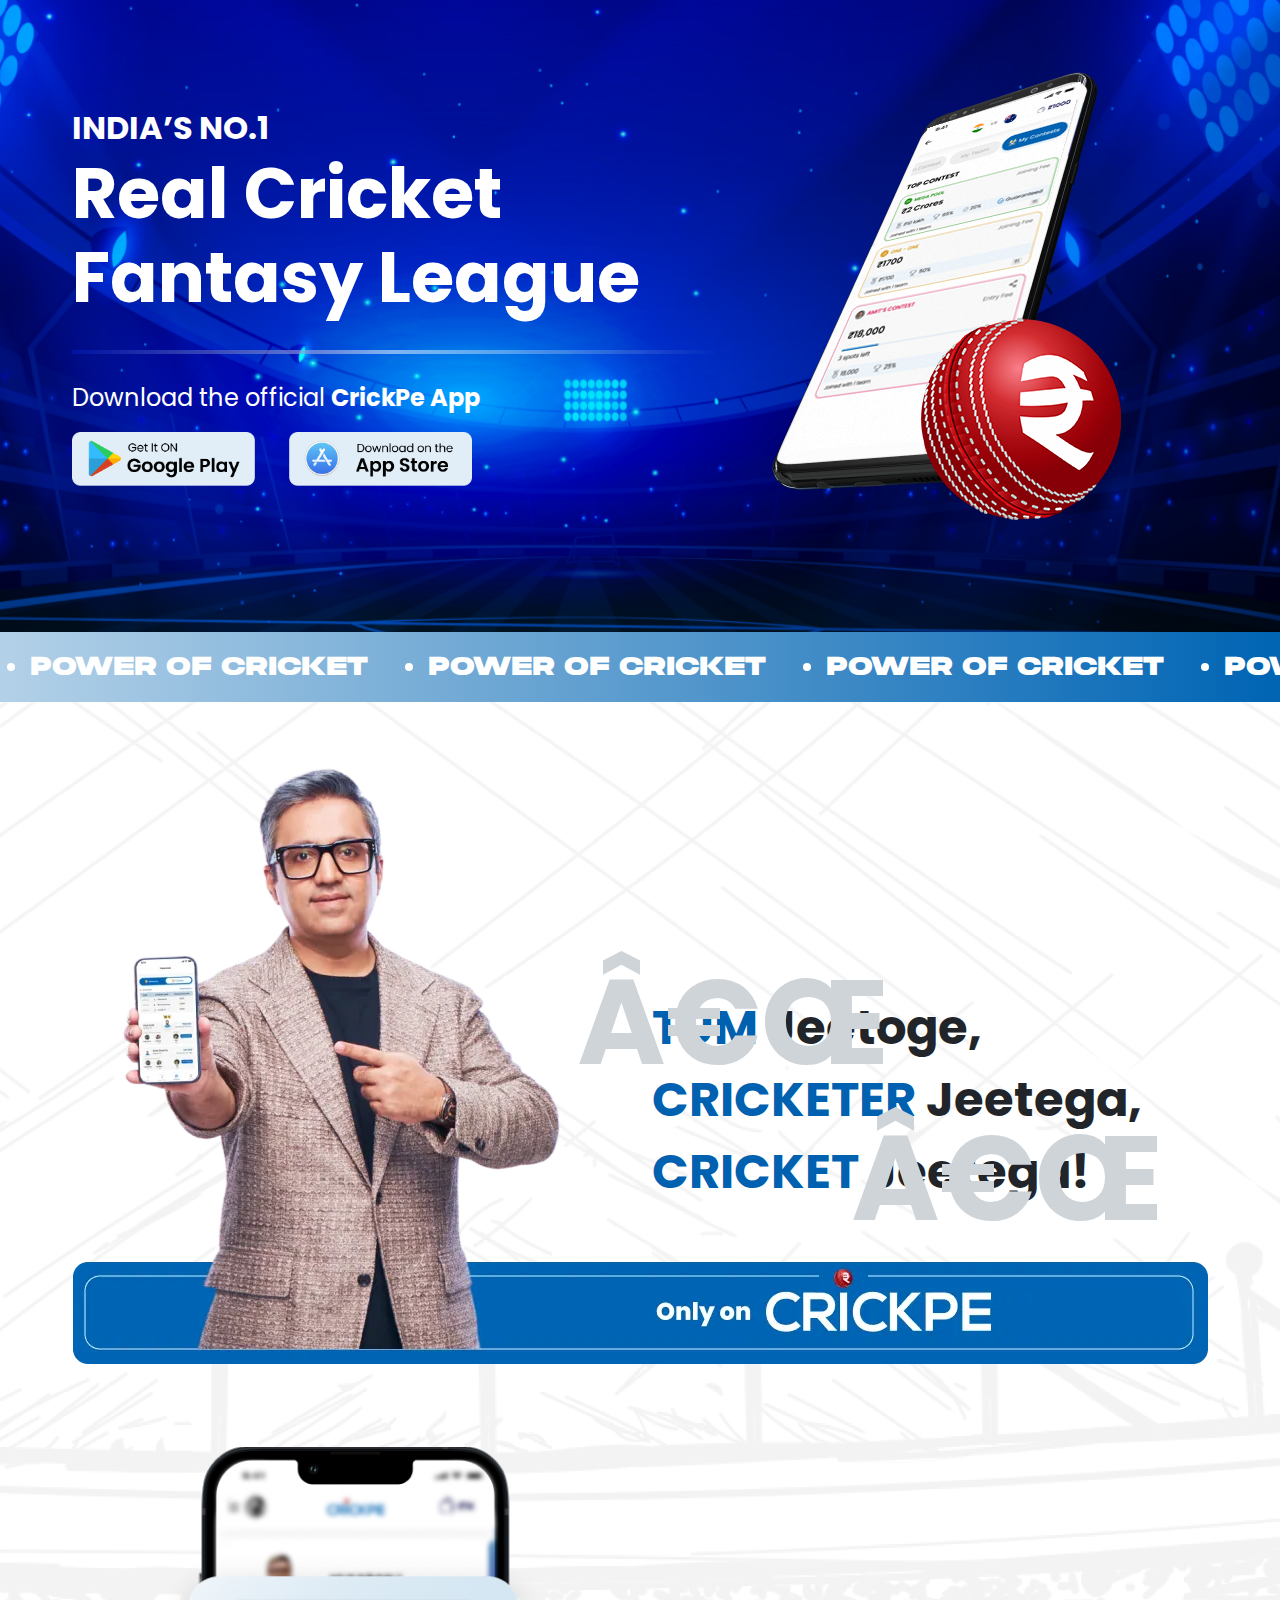
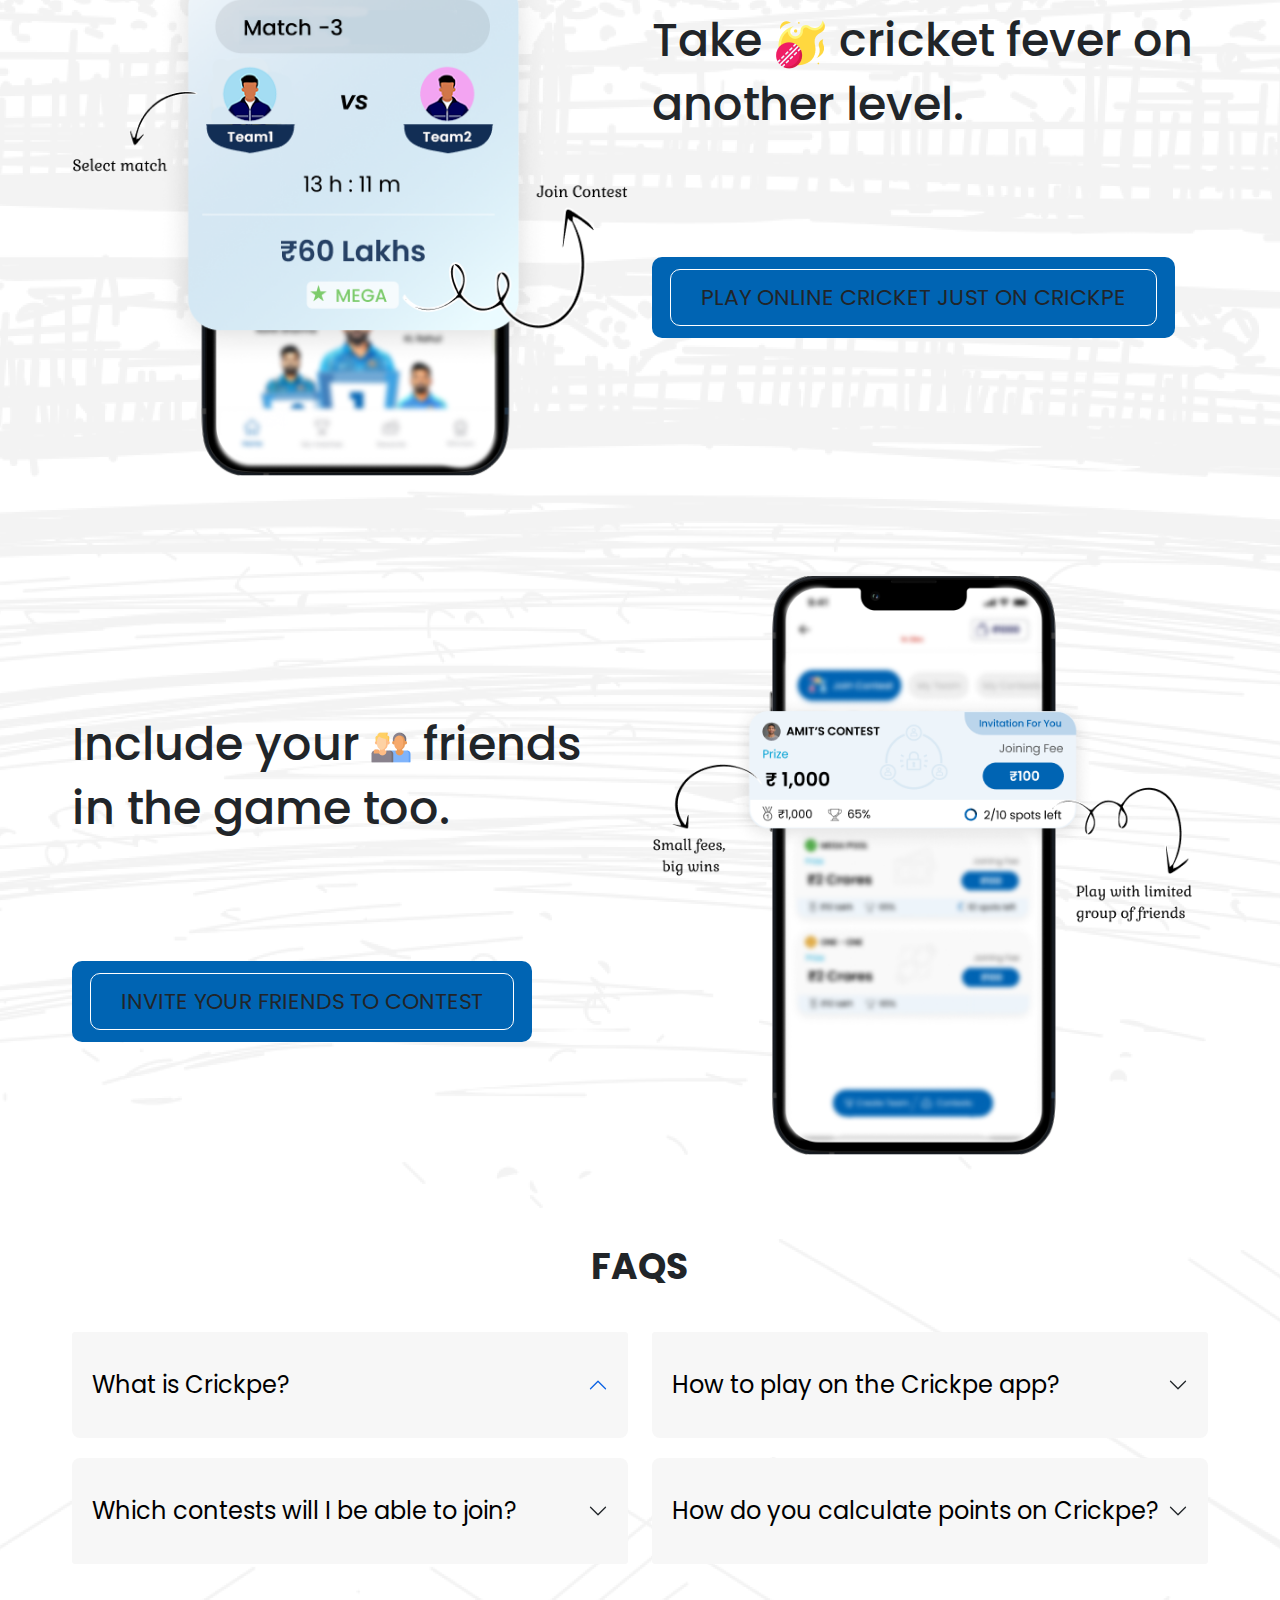
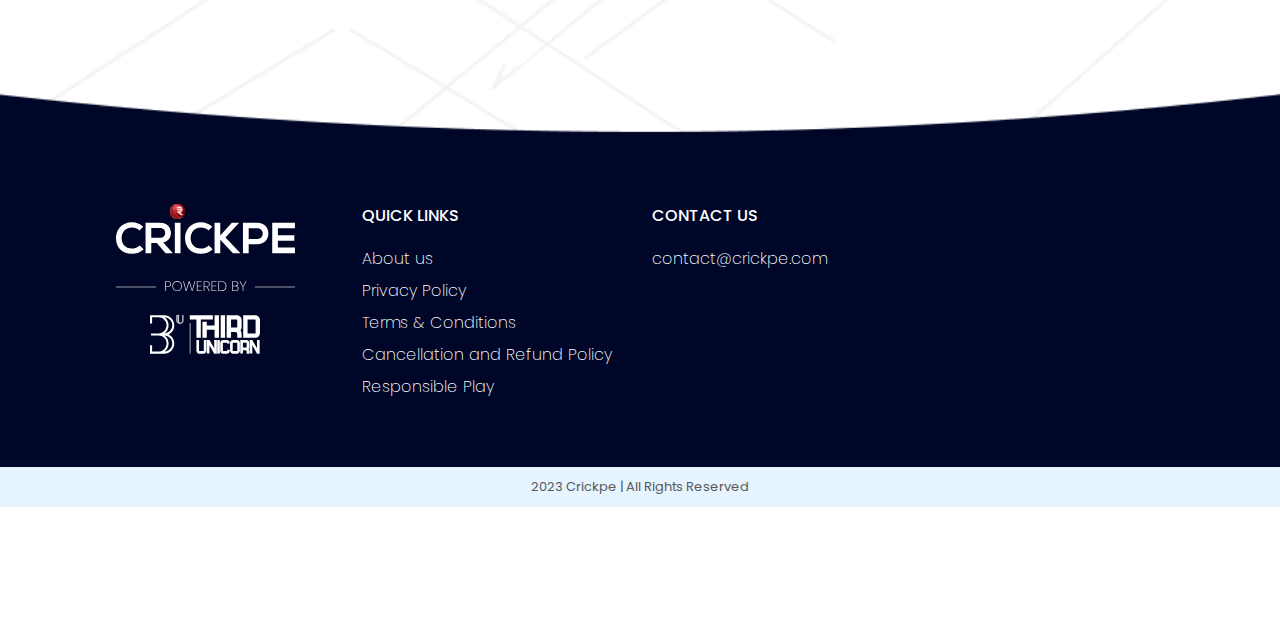
<file: index.html>
<!DOCTYPE html>
<html lang="en">
	<head>

		
		<meta charset="UTF-8">
		<meta name="description" content="Crickpe is India's biggest Real Fantasy Cricket League founded by Ashneer Grover, Aseem Ghavri and Madhuri Jain Grover! We are the only platform Paying Cricketers on Performance!">
		<meta name="keywords" content="HTML,CSS,XML,JavaScript">
		<meta name="author" content="John Doe">
		<meta name="viewport" content="width=device-width, initial-scale=1.0">
		<title>Crickpe</title>
		<link rel="stylesheet" href="https://cdnjs.cloudflare.com/ajax/libs/font-awesome/5.15.2/css/all.min.css">
		<link rel="icon" type="image/x-icon" href="assets/images/CrickPe-Fav.jpg">
		<style>
			@import  url('https://fonts.googleapis.com/css2?family=Poppins:wght@100;200;300;400;500;600;700;800;900&display=swap');
		</style>
		<link rel="stylesheet" href="assets/css/bootstrap.min.css">
		<link rel="stylesheet" href="assets/fonts/stylesheet.css">
		<link rel="stylesheet" href="assets/css/style.css">
		<link rel="stylesheet" href="assets/css/slick.css">
		<link rel="stylesheet" href="assets/css/responsive.css">
		<!-- Google Tag Manager -->
		<script>(function(w,d,s,l,i){w[l]=w[l]||[];w[l].push({'gtm.start':
		new Date().getTime(),event:'gtm.js'});var f=d.getElementsByTagName(s)[0],
		j=d.createElement(s),dl=l!='dataLayer'?'&l='+l:'';j.async=true;j.src=
		'https://www.googletagmanager.com/gtm.js?id='+i+dl;f.parentNode.insertBefore(j,f);
		})(window,document,'script','dataLayer','GTM-PN7PJV9');</script>
		<!-- End Google Tag Manager -->
	</head>
	<body>
		<!-- Google Tag Manager (noscript) -->
		<noscript><iframe src="https://www.googletagmanager.com/ns.html?id=GTM-PN7PJV9" height="0" width="0" style="display:none;visibility:hidden"></iframe></noscript>
		<!-- End Google Tag Manager (noscript) -->
		
		<section class="banner-mian">
			<div class="container">
				<div class="row d-flex align-items-center">
					<div class="col-md-7">
						<div class="banner-primary">
							<span>India’s No.1</span>
							<h1>Real Cricket <br>Fantasy League</h1>
							<div class="download-wrapper">
								<div class="title">
									<p>Download the official <br><b>CrickPe App</b></p>
								</div>
								<div class="store">
									<a href="http://bit.ly/3z57jgU" target="_blank"><img src="assets/images/play-store.png" alt=""/></a>
									<a href="https://bit.ly/3lD7NHQ" target="_blank"><img src="assets/images/app-store.png" alt=""/></a>
								</div>
							</div>
						</div>
					</div>
					<div class="col-md-5">
						<div class="banner-right">
							<img src="assets/images/baner-left.png" alt="">
						</div>
					</div>
				</div>
			</div>
		</section>
		<section class="maruque-slide">
			<div class="marquee">
				<div class="marquee--inner">
					<ul>
						<li>POWER OF CRICKET</li> 
						<li>POWER OF CRICKET</li>
						<li>POWER OF CRICKET</li>
						<li>POWER OF CRICKET</li>
						<li>POWER OF CRICKET</li>
						<li>POWER OF CRICKET</li>
						<li>POWER OF CRICKET</li>
					</ul>
				</div>
			</div>
		</section>
		<section class="section section--jeetoge">
			<div class="container">
				<div class="row">
					<div class="col-md-12 col-xl-6 offset-xl-6">
						<div class="jeetoge-title">
							<h2><span>tum</span> jeetoge, <br> <span>Cricketer</span> jeetega, <br> <span>Cricket</span> jeetega!</h2>
						</div>
					</div>
				</div>
			</div>
		</section>
		<section class="apps-scrrns">
			<div class="container">
				<!-- <div class="row">
					<div class="col-md-6">
						<div class="apps-scr-left">
							<h4>Exciting FEATUREs</h4>
							<h3>Want to show love to your <img src="assets/images/heart.png" alt=""/>    favourite cricketer?</h3>
							<a href="#"><span>PAY REWARDS VIA CRICKPE APP</span></a>
						</div>
					</div>
					<div class="col-md-6">
						<div class="apps-scr-right">
							<img src="assets/images/phone.png" alt=""/>
						</div>
					</div>
				</div> -->
				<div class="row d-flex align-items-center">
					<div class="col-md-6">
						<div class="apps-scr-right">
							<img src="assets/images/phtwo.png" alt="" />
						</div>
					</div>
					<div class="col-md-6">
						<div class="apps-scr-left">
							<h3>Take <img src="assets/images/throw.png" alt="" /> cricket fever on another level.</h3>
							<a ><span>Play Online Cricket Just On Crickpe</span></a>
						</div>
					</div>
				</div>
				<!-- <div class="row d-flex align-items-center">
					<div class="col-md-6">
						<div class="apps-scr-left">
							<h3>Want to earn more than the  <img src="assets/images/headone.png" alt=""/>  cricketers?</h3>
							<a href="#"><span>CONTEST WITH REAL CRICKETERS</span></a>
						</div>
					</div>
					<div class="col-md-6">
						<div class="apps-scr-right">
							<img src="assets/images/phthree.png" alt=""/>
						</div>
					</div>
				</div> -->
				<div class="row d-flex align-items-center">
					<div class="col-md-6">
						<div class="apps-scr-left">
							<h3>Include your <img src="assets/images/friend.png" alt="" /> friends in the game too.</h3>
							<a ><span>INVITE YOUR FRIENDS TO CONTEST</span></a>
						</div>
					</div>
					<div class="col-md-6">
						<div class="apps-scr-right">
							<img src="assets/images/phfour.png" alt="" />
						</div>
					</div>
				</div>
			</div>
		</section>
		<!-- <section class="how-play">
			<div class="container">
				<h2>How to play</h2>
				<p>Learn to play Crickpe in few minutes and start earning <a >BIG.</a></p>
				<div class="video-paly">
					<img src="assets/images/video.png">
				</div>
			</div>
		</section> -->
		<section class="faq">
			<div class="container">
				<h2>FAQs</h2>
				<div class="row">
					<div class="col-md-6">
						<div class="faq-left">
							<div class="accordion" id="accordionExample">
								<div class="accordion-item">
									<h2 class="accordion-header" id="headingOne">
										<button class="accordion-button" type="button" data-bs-toggle="collapse" data-bs-target="#collapseOne" aria-expanded="true" aria-controls="collapseOne">What is Crickpe?</button>
									</h2>
									<div id="collapseOne" class="accordion-collapse collapse"
										aria-labelledby="headingOne" data-bs-parent="#accordionExample">
										<div class="accordion-body">
											Crickpe is an app to play cricket online. Users can create a virtual team of the best in-form real players, join the contests, and earn points per their actual game performance. <br> <br> Higher points depending on how well your team players perform in a live match. The person has to make the real-time decision and invest their intelligence and time throughout the game.
										</div>
									</div>
								</div>
								<div class="accordion-item">
									<h2 class="accordion-header" id="headingTwo">
										<button class="accordion-button collapsed" type="button" data-bs-toggle="collapse" data-bs-target="#collapseTwo" aria-expanded="false" aria-controls="collapseTwo">Which contests will I be able to join?</button>
									</h2>
									<div id="collapseTwo" class="accordion-collapse collapse" aria-labelledby="headingTwo" data-bs-parent="#accordionExample">
										<div class="accordion-body">Once you log in, you can pick your favorite players to create an ideal Crickpe team and join different public, private, or mega contests.</div>
									</div>
								</div>
							</div>
						</div>
					</div>
					<div class="col-md-6">
						<div class="faq-left">
							<div class="accordion" id="accordionExampletwo">
								<div class="accordion-item">
									<h2 class="accordion-header" id="headingThree">
										<button class="accordion-button collapsed" type="button" data-bs-toggle="collapse" data-bs-target="#collapseThree" aria-expanded="false" aria-controls="collapseThree">How to play on the Crickpe app?</button>
									</h2>
									<div id="collapseThree" class="accordion-collapse collapse" aria-labelledby="headingThree" data-bs-parent="#accordionExample">
										<div class="accordion-body">Sign Up with your mobile number and get yourself registered on Crickpe App. Follow the guidelines to complete your profile. Once your profile is completed, pick the match, use your skills and knowledge to create your ideal team using your skills, participate in contests.</div>
									</div>
								</div>

								<div class="accordion-item">
									<h2 class="accordion-header" id="headingFour">
										<button class="accordion-button collapsed" type="button" data-bs-toggle="collapse" data-bs-target="#collapseFour" aria-expanded="false" aria-controls="collapseThree">How do you calculate points on Crickpe?</button>
									</h2>
									<div id="collapseFour" class="accordion-collapse collapse"
										aria-labelledby="headingFour"
										data-bs-parent="#accordionExampletwo">
										<div class="accordion-body">The points calculation depends on your team players' performance in an actual match. To get an idea about the points system go to Point System.</div>
									</div>
								</div>
								<!-- <div class="accordion-item">
									<h2 class="accordion-header" id="headingSix">
										<button class="accordion-button collapsed" type="button" data-bs-toggle="collapse" data-bs-target="#collapseSix" aria-expanded="false" aria-controls="collapseThree">What is Fantasy Sports?</button>
									</h2>
									<div id="collapseSix" class="accordion-collapse collapse" aria-labelledby="headingSix" data-bs-parent="#accordionExampletwo">
										<div class="accordion-body">
											<strong>This is the third item's accordion body.</strong> It is hidden by default, until the collapse plugin adds the appropriate classes that we use to style each element. These classes control the overall appearance, as well as the showing and hiding via CSS transitions. You can modify any of this with custom CSS or overriding our default variables. It's also worth noting that just about any HTML can go within the <code>.accordion-body</code>, though the transition does limit overflow.
										</div>
									</div>
								</div> -->
							</div>
						</div>
					</div>
				</div>
			</div>
			</div>
		</section>
		<!-- <section id="app-screen" class="app-btm">
			<div class="container">
				<div class="row d-flex align-items-center">
					<div class="col-md-6">
						<div class="payy-lft">
							<h2>Download for  your<br> mobile.</h2>
							<div class="playstore-btn">
								<img src="assets/images/appstore.png" alt="" >
								<img src="assets/images/palystore.png" alt="" >
							</div>
						</div>
					</div>
					<div class="col-md-6">
						<div class="payy-rgt"><img src="assets/images/aps.png" alt="" ></div>
					</div>
				</div>
			</div>
		</section> -->
		<footer class="footer-main">
			<div class="container">
				<div class="row">
					<div class="col-md-3">
						<div class="footer-logo text-center">
							<img src="assets/images/svg/footer-logo.svg" alt="">
							<br />
							<img src="assets/images/svg/third.svg" alt="" class="unicorn-img">
						</div>
					</div>
					<!-- 
					<div class="col-md-3">
						<div class="footer_info text-center">
							<span>THIRD UNICORN PRIVATE LIMITED </span>
							<ul class="m-0 p-0">
								<li>
									<a href=""> <img src="assets/images/location.png" alt=""> <address>N 114, Second Floor, Panchsheel Park, South Delhi, Delhi, India,110017</address></a>
								</li>
							</ul>
						</div>
					</div> -->
					<div class="col-md-9">
						<div class="footer-menu">
							<div class="row">
								<div class="col-md-4">
									<span>Quick Links</span>
									<ul>
										<li><a href="./about.html">About us</a></li>
										<!-- <li><a href="">FAQs</a></li> -->
										<li><a href="./privacy.html"> Privacy Policy</a></li>
										<li><a href="./terms.html">Terms & Conditions</a></li>
										<li><a href="./refund-policy.html">Cancellation and Refund Policy</a></li>
										<li><a href="./responsible-play.html">Responsible Play</a></li>
									</ul>
								</div>
								<div class="col-md-4">
									<span>Contact Us</span>
									<ul>
										<li><a href="">contact@crickpe.com</a></li>
									</ul>
								</div>
							
							</div>
						</div>
					</div>
				</div>
			</div>
			<div class="copy-right">
				<div class="container">
					<p>2023 Crickpe | All Rights Reserved</p>
				</div>
			</div>
		</footer>
		
		<script src="assets/js/bootstrap.min.js"></script>
		<script src="assets/js/jquery.min.js"></script>
		<script src="assets/js/slick.js"></script>
		<script src="assets/js/common.js"></script>
	</body>
</html>
</file>
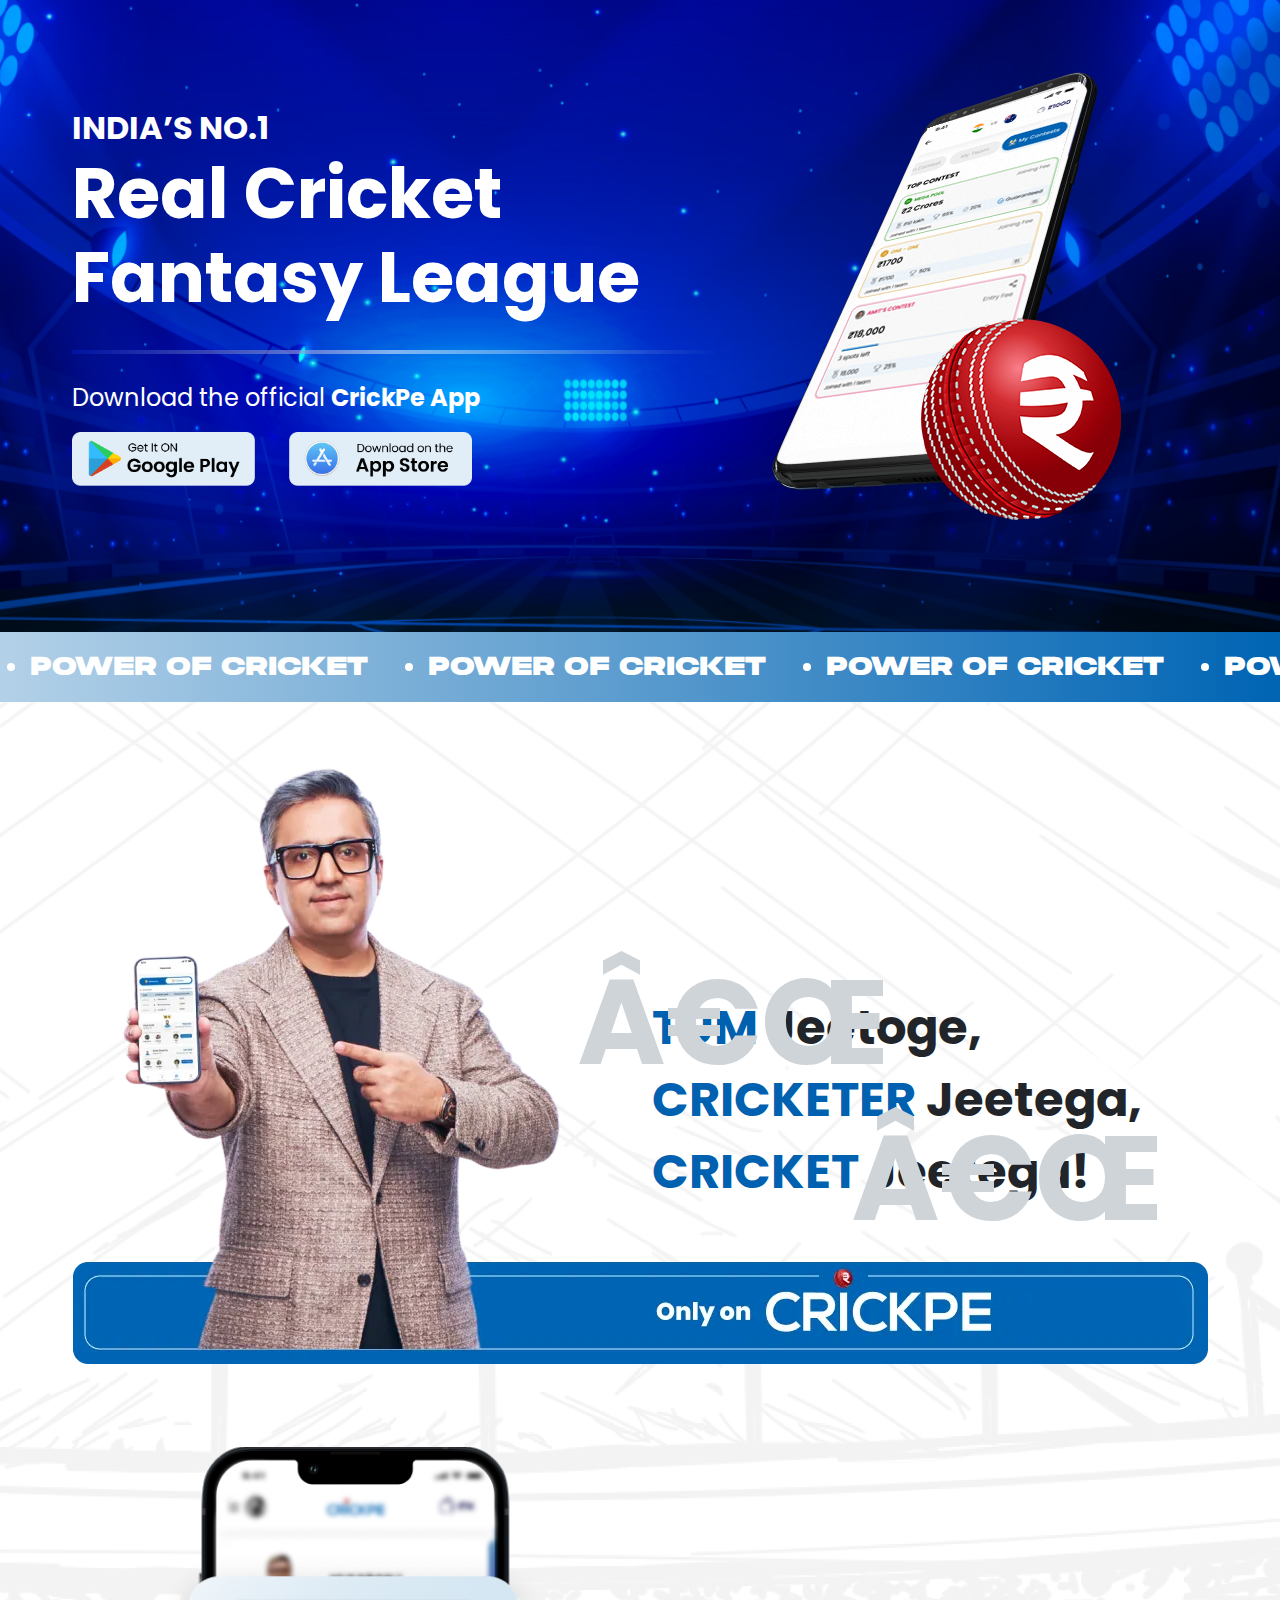
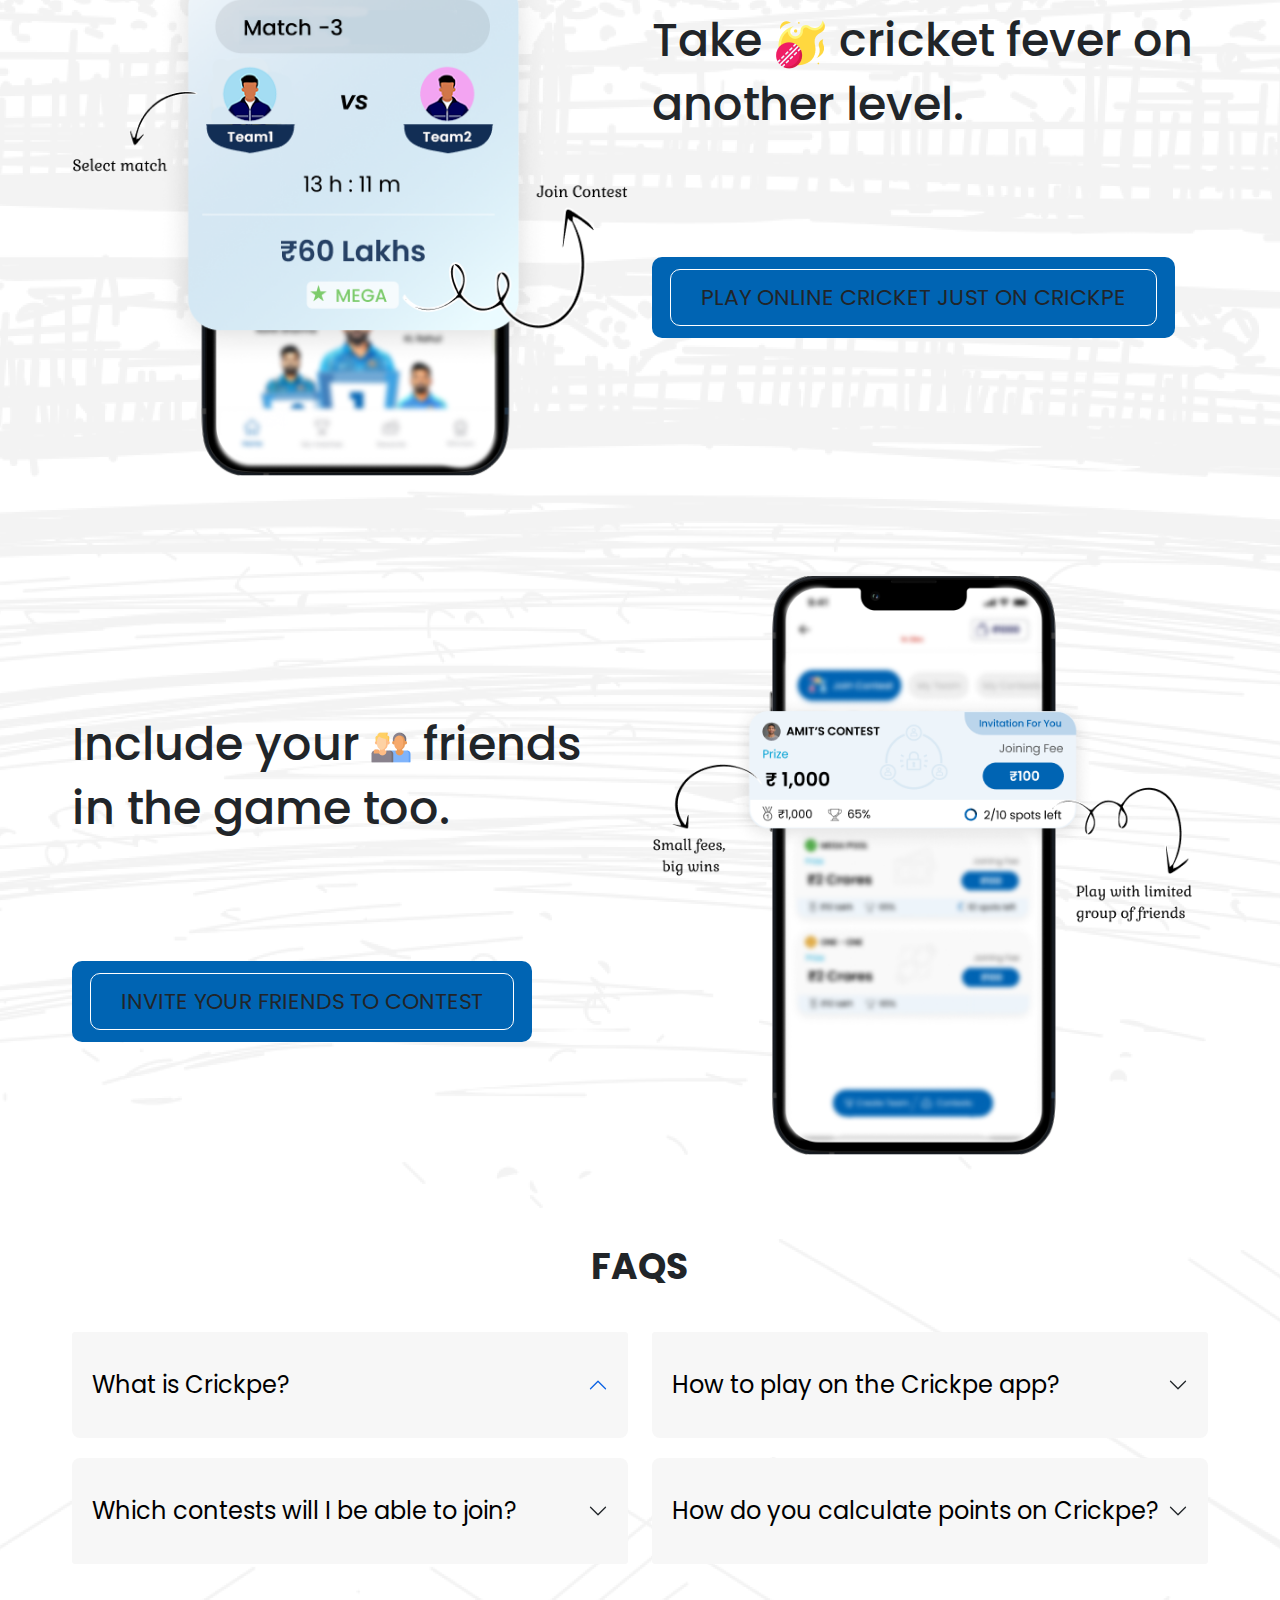
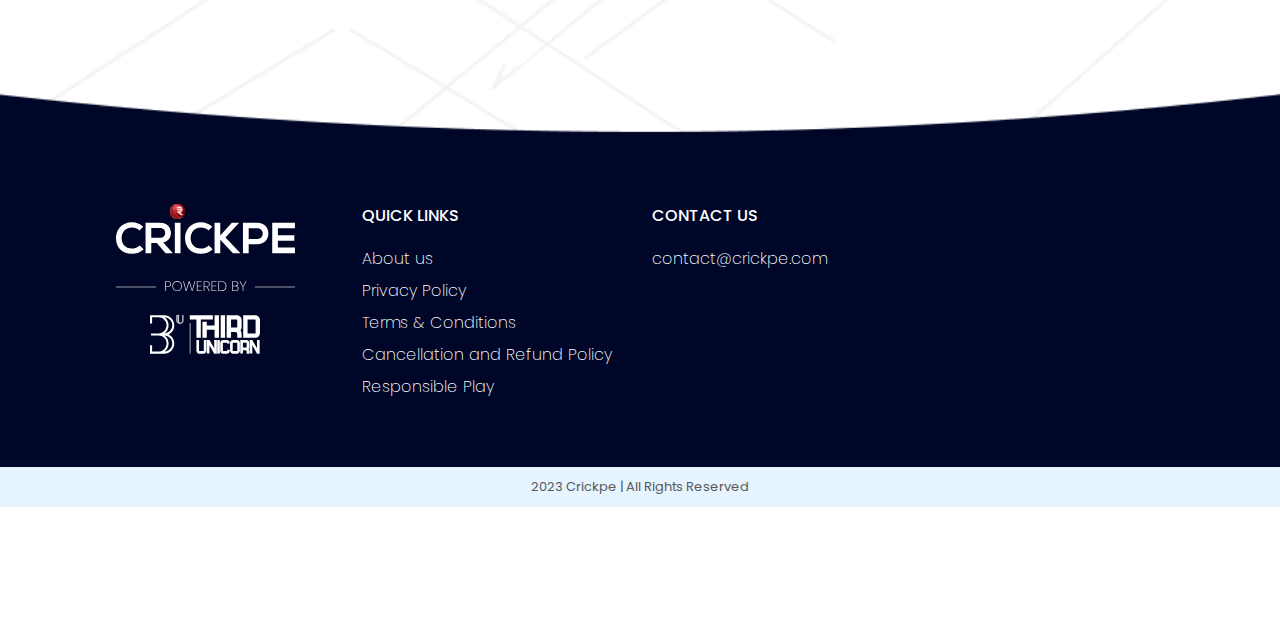
<file: crickpe/index.html>
<!DOCTYPE html>
<html lang="en">
	<head>

		
		<meta charset="UTF-8">
		<meta name="description" content="Crickpe is India's biggest Real Fantasy Cricket League founded by Ashneer Grover, Aseem Ghavri and Madhuri Jain Grover! We are the only platform Paying Cricketers on Performance!">
		<meta name="keywords" content="HTML,CSS,XML,JavaScript">
		<meta name="author" content="John Doe">
		<meta name="viewport" content="width=device-width, initial-scale=1.0">
		<title>Crickpe</title>
		<link rel="stylesheet" href="https://cdnjs.cloudflare.com/ajax/libs/font-awesome/5.15.2/css/all.min.css">
		<link rel="icon" type="image/x-icon" href="assets/images/CrickPe-Fav.jpg">
		<style>
			@import  url('https://fonts.googleapis.com/css2?family=Poppins:wght@100;200;300;400;500;600;700;800;900&display=swap');
		</style>
		<link rel="stylesheet" href="assets/css/bootstrap.min.css">
		<link rel="stylesheet" href="assets/fonts/stylesheet.css">
		<link rel="stylesheet" href="assets/css/style.css">
		<link rel="stylesheet" href="assets/css/slick.css">
		<link rel="stylesheet" href="assets/css/responsive.css">
		<!-- Google Tag Manager -->
		<script>(function(w,d,s,l,i){w[l]=w[l]||[];w[l].push({'gtm.start':
		new Date().getTime(),event:'gtm.js'});var f=d.getElementsByTagName(s)[0],
		j=d.createElement(s),dl=l!='dataLayer'?'&l='+l:'';j.async=true;j.src=
		'https://www.googletagmanager.com/gtm.js?id='+i+dl;f.parentNode.insertBefore(j,f);
		})(window,document,'script','dataLayer','GTM-PN7PJV9');</script>
		<!-- End Google Tag Manager -->
	</head>
	<body>
		<!-- Google Tag Manager (noscript) -->
		<noscript><iframe src="https://www.googletagmanager.com/ns.html?id=GTM-PN7PJV9" height="0" width="0" style="display:none;visibility:hidden"></iframe></noscript>
		<!-- End Google Tag Manager (noscript) -->
		
		<section class="banner-mian">
			<div class="container">
				<div class="row d-flex align-items-center">
					<div class="col-md-7">
						<div class="banner-primary">
							<span>India’s No.1</span>
							<h1>Real Cricket <br>Fantasy League</h1>
							<div class="download-wrapper">
								<div class="title">
									<p>Download the official <br><b>CrickPe App</b></p>
								</div>
								<div class="store">
									<a href="http://bit.ly/3z57jgU" target="_blank"><img src="assets/images/play-store.png" alt=""/></a>
									<a href="https://bit.ly/3lD7NHQ" target="_blank"><img src="assets/images/app-store.png" alt=""/></a>
								</div>
							</div>
						</div>
					</div>
					<div class="col-md-5">
						<div class="banner-right">
							<img src="assets/images/baner-left.png" alt="">
						</div>
					</div>
				</div>
			</div>
		</section>
		<section class="maruque-slide">
			<div class="marquee">
				<div class="marquee--inner">
					<ul>
						<li>POWER OF CRICKET</li> 
						<li>POWER OF CRICKET</li>
						<li>POWER OF CRICKET</li>
						<li>POWER OF CRICKET</li>
						<li>POWER OF CRICKET</li>
						<li>POWER OF CRICKET</li>
						<li>POWER OF CRICKET</li>
					</ul>
				</div>
			</div>
		</section>
		<section class="section section--jeetoge">
			<div class="container">
				<div class="row">
					<div class="col-md-12 col-xl-6 offset-xl-6">
						<div class="jeetoge-title">
							<h2><span>tum</span> jeetoge, <br> <span>Cricketer</span> jeetega, <br> <span>Cricket</span> jeetega!</h2>
						</div>
					</div>
				</div>
			</div>
		</section>
		<section class="apps-scrrns">
			<div class="container">
				<!-- <div class="row">
					<div class="col-md-6">
						<div class="apps-scr-left">
							<h4>Exciting FEATUREs</h4>
							<h3>Want to show love to your <img src="assets/images/heart.png" alt=""/>    favourite cricketer?</h3>
							<a href="#"><span>PAY REWARDS VIA CRICKPE APP</span></a>
						</div>
					</div>
					<div class="col-md-6">
						<div class="apps-scr-right">
							<img src="assets/images/phone.png" alt=""/>
						</div>
					</div>
				</div> -->
				<div class="row d-flex align-items-center">
					<div class="col-md-6">
						<div class="apps-scr-right">
							<img src="assets/images/phtwo.png" alt="" />
						</div>
					</div>
					<div class="col-md-6">
						<div class="apps-scr-left">
							<h3>Take <img src="assets/images/throw.png" alt="" /> cricket fever on another level.</h3>
							<a ><span>Play Online Cricket Just On Crickpe</span></a>
						</div>
					</div>
				</div>
				<!-- <div class="row d-flex align-items-center">
					<div class="col-md-6">
						<div class="apps-scr-left">
							<h3>Want to earn more than the  <img src="assets/images/headone.png" alt=""/>  cricketers?</h3>
							<a href="#"><span>CONTEST WITH REAL CRICKETERS</span></a>
						</div>
					</div>
					<div class="col-md-6">
						<div class="apps-scr-right">
							<img src="assets/images/phthree.png" alt=""/>
						</div>
					</div>
				</div> -->
				<div class="row d-flex align-items-center">
					<div class="col-md-6">
						<div class="apps-scr-left">
							<h3>Include your <img src="assets/images/friend.png" alt="" /> friends in the game too.</h3>
							<a ><span>INVITE YOUR FRIENDS TO CONTEST</span></a>
						</div>
					</div>
					<div class="col-md-6">
						<div class="apps-scr-right">
							<img src="assets/images/phfour.png" alt="" />
						</div>
					</div>
				</div>
			</div>
		</section>
		<!-- <section class="how-play">
			<div class="container">
				<h2>How to play</h2>
				<p>Learn to play Crickpe in few minutes and start earning <a >BIG.</a></p>
				<div class="video-paly">
					<img src="assets/images/video.png">
				</div>
			</div>
		</section> -->
		<section class="faq">
			<div class="container">
				<h2>FAQs</h2>
				<div class="row">
					<div class="col-md-6">
						<div class="faq-left">
							<div class="accordion" id="accordionExample">
								<div class="accordion-item">
									<h2 class="accordion-header" id="headingOne">
										<button class="accordion-button" type="button" data-bs-toggle="collapse" data-bs-target="#collapseOne" aria-expanded="true" aria-controls="collapseOne">What is Crickpe?</button>
									</h2>
									<div id="collapseOne" class="accordion-collapse collapse"
										aria-labelledby="headingOne" data-bs-parent="#accordionExample">
										<div class="accordion-body">
											Crickpe is an app to play cricket online. Users can create a virtual team of the best in-form real players, join the contests, and earn points per their actual game performance. <br> <br> Higher points depending on how well your team players perform in a live match. The person has to make the real-time decision and invest their intelligence and time throughout the game.
										</div>
									</div>
								</div>
								<div class="accordion-item">
									<h2 class="accordion-header" id="headingTwo">
										<button class="accordion-button collapsed" type="button" data-bs-toggle="collapse" data-bs-target="#collapseTwo" aria-expanded="false" aria-controls="collapseTwo">Which contests will I be able to join?</button>
									</h2>
									<div id="collapseTwo" class="accordion-collapse collapse" aria-labelledby="headingTwo" data-bs-parent="#accordionExample">
										<div class="accordion-body">Once you log in, you can pick your favorite players to create an ideal Crickpe team and join different public, private, or mega contests.</div>
									</div>
								</div>
							</div>
						</div>
					</div>
					<div class="col-md-6">
						<div class="faq-left">
							<div class="accordion" id="accordionExampletwo">
								<div class="accordion-item">
									<h2 class="accordion-header" id="headingThree">
										<button class="accordion-button collapsed" type="button" data-bs-toggle="collapse" data-bs-target="#collapseThree" aria-expanded="false" aria-controls="collapseThree">How to play on the Crickpe app?</button>
									</h2>
									<div id="collapseThree" class="accordion-collapse collapse" aria-labelledby="headingThree" data-bs-parent="#accordionExample">
										<div class="accordion-body">Sign Up with your mobile number and get yourself registered on Crickpe App. Follow the guidelines to complete your profile. Once your profile is completed, pick the match, use your skills and knowledge to create your ideal team using your skills, participate in contests.</div>
									</div>
								</div>

								<div class="accordion-item">
									<h2 class="accordion-header" id="headingFour">
										<button class="accordion-button collapsed" type="button" data-bs-toggle="collapse" data-bs-target="#collapseFour" aria-expanded="false" aria-controls="collapseThree">How do you calculate points on Crickpe?</button>
									</h2>
									<div id="collapseFour" class="accordion-collapse collapse"
										aria-labelledby="headingFour"
										data-bs-parent="#accordionExampletwo">
										<div class="accordion-body">The points calculation depends on your team players' performance in an actual match. To get an idea about the points system go to Point System.</div>
									</div>
								</div>
								<!-- <div class="accordion-item">
									<h2 class="accordion-header" id="headingSix">
										<button class="accordion-button collapsed" type="button" data-bs-toggle="collapse" data-bs-target="#collapseSix" aria-expanded="false" aria-controls="collapseThree">What is Fantasy Sports?</button>
									</h2>
									<div id="collapseSix" class="accordion-collapse collapse" aria-labelledby="headingSix" data-bs-parent="#accordionExampletwo">
										<div class="accordion-body">
											<strong>This is the third item's accordion body.</strong> It is hidden by default, until the collapse plugin adds the appropriate classes that we use to style each element. These classes control the overall appearance, as well as the showing and hiding via CSS transitions. You can modify any of this with custom CSS or overriding our default variables. It's also worth noting that just about any HTML can go within the <code>.accordion-body</code>, though the transition does limit overflow.
										</div>
									</div>
								</div> -->
							</div>
						</div>
					</div>
				</div>
			</div>
			</div>
		</section>
		<!-- <section id="app-screen" class="app-btm">
			<div class="container">
				<div class="row d-flex align-items-center">
					<div class="col-md-6">
						<div class="payy-lft">
							<h2>Download for  your<br> mobile.</h2>
							<div class="playstore-btn">
								<img src="assets/images/appstore.png" alt="" >
								<img src="assets/images/palystore.png" alt="" >
							</div>
						</div>
					</div>
					<div class="col-md-6">
						<div class="payy-rgt"><img src="assets/images/aps.png" alt="" ></div>
					</div>
				</div>
			</div>
		</section> -->
		<footer class="footer-main">
			<div class="container">
				<div class="row">
					<div class="col-md-3">
						<div class="footer-logo text-center">
							<img src="assets/images/svg/footer-logo.svg" alt="">
							<br />
							<img src="assets/images/svg/third.svg" alt="" class="unicorn-img">
						</div>
					</div>
					<!-- 
					<div class="col-md-3">
						<div class="footer_info text-center">
							<span>THIRD UNICORN PRIVATE LIMITED </span>
							<ul class="m-0 p-0">
								<li>
									<a href=""> <img src="assets/images/location.png" alt=""> <address>N 114, Second Floor, Panchsheel Park, South Delhi, Delhi, India,110017</address></a>
								</li>
							</ul>
						</div>
					</div> -->
					<div class="col-md-9">
						<div class="footer-menu">
							<div class="row">
								<div class="col-md-4">
									<span>Quick Links</span>
									<ul>
										<li><a href="">About us</a></li>
										<!-- <li><a href="">FAQs</a></li> -->
										<li><a href="./privacy.html"> Privacy Policy</a></li>
										<li><a href="./terms.html">Terms & Conditions</a></li>
										<li><a href="./refund-policy.html">Cancellation and Refund Policy</a></li>
										<li><a href="./responsible-play.html">Responsible Play</a></li>
									</ul>
								</div>
								<div class="col-md-4">
									<span>Contact Us</span>
									<ul>
										<li><a href="">contact@crickpe.com</a></li>
									</ul>
								</div>
							
							</div>
						</div>
					</div>
				</div>
			</div>
			<div class="copy-right">
				<div class="container">
					<p>2023 Crickpe | All Rights Reserved</p>
				</div>
			</div>
		</footer>
		
		<script src="assets/js/bootstrap.min.js"></script>
		<script src="assets/js/jquery.min.js"></script>
		<script src="assets/js/slick.js"></script>
		<script src="assets/js/common.js"></script>
	</body>
</html>
</file>
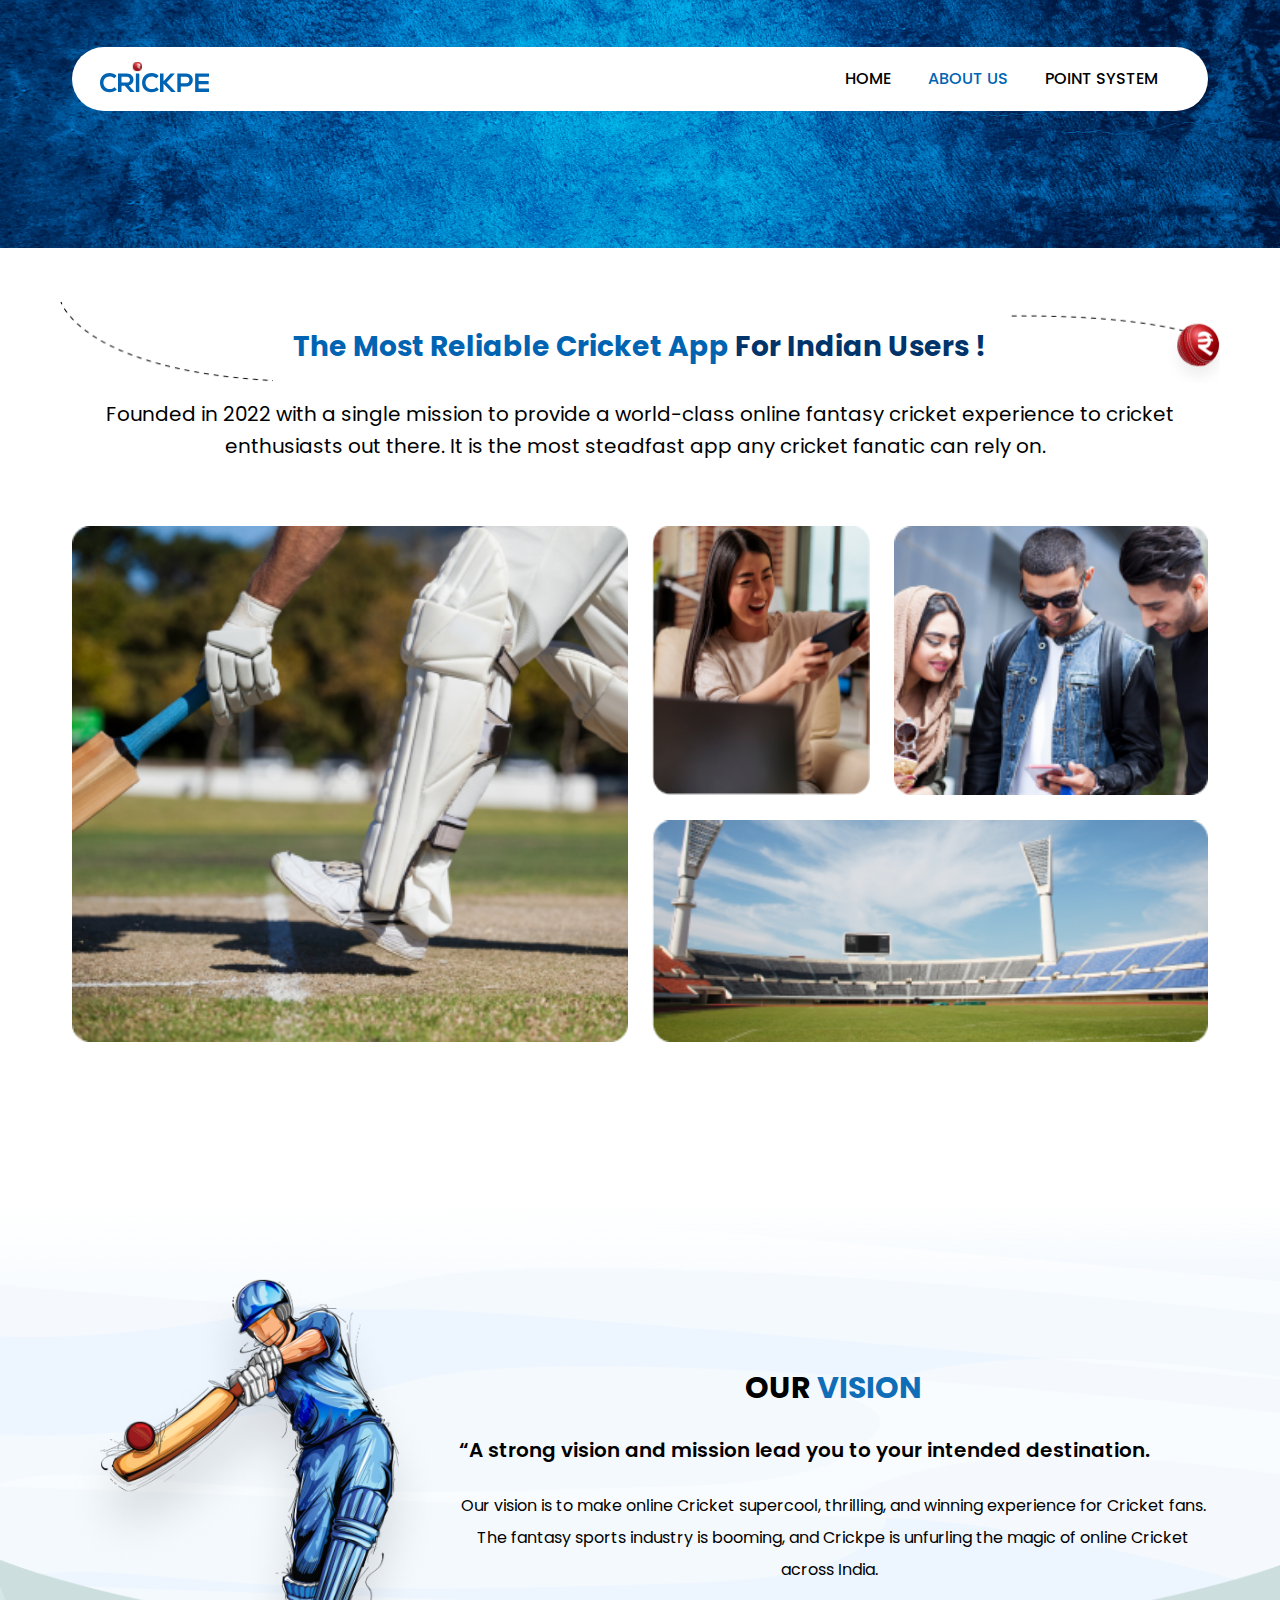
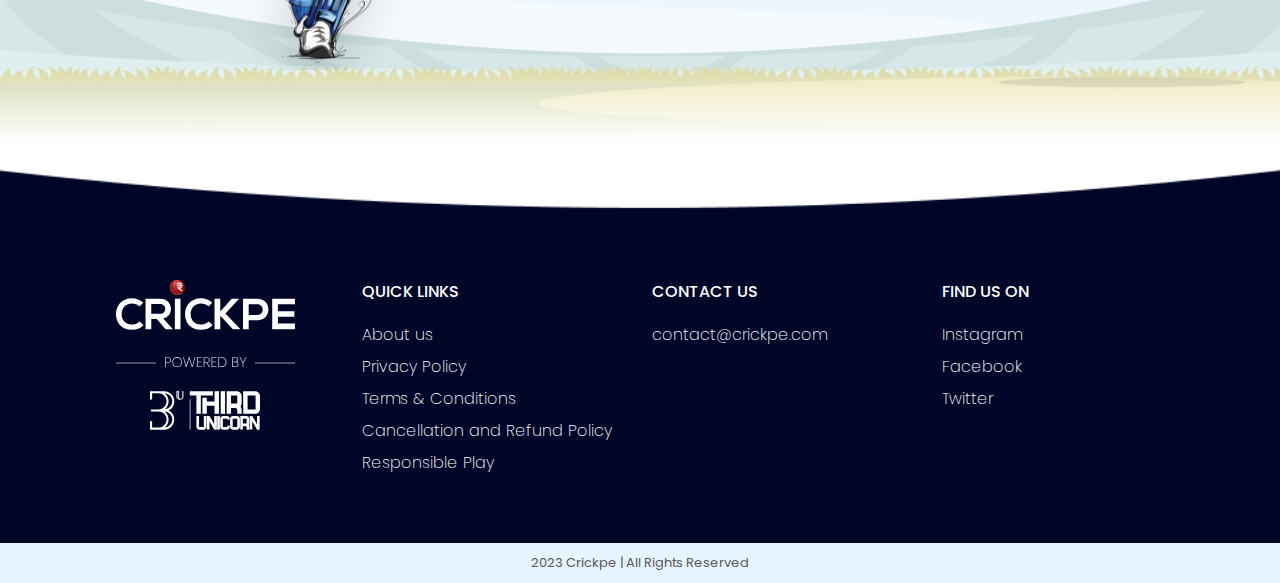
<file: about.html>
<!DOCTYPE html>
<html lang="en">
<head>
<meta charset="UTF-8">
<meta name="description" content="Free Web tutorials">
<meta name="keywords" content="HTML,CSS,XML,JavaScript">
<meta name="author" content="John Doe">
<meta name="viewport" content="width=device-width, initial-scale=1.0">
<title>Crickpe</title>
<link rel="stylesheet"
	href="https://cdnjs.cloudflare.com/ajax/libs/font-awesome/5.15.2/css/all.min.css">
<style>
@import
	url('https://fonts.googleapis.com/css2?family=Poppins:wght@100;200;300;400;500;600;700;800;900&display=swap')
	;
</style>
<link rel="stylesheet" href="assets/css/bootstrap.min.css">
<link rel="stylesheet" href="assets/fonts/stylesheet.css">
<link rel="stylesheet" href="assets/css/style.css">
<link rel="stylesheet" href="assets/css/slick.css">
<link rel="stylesheet" href="assets/css/responsive.css">
<style>
section.faq.load-abs .accordion-body p {
	font-size: 15px;
	margin: 0;
}
</style>
</head>

<body class="about-bg">

	<header>
		<div class="top-header">

			<div class="main-header ">
				<div class="container">
					<nav
						class="navbar navbar-expand-lg navbar-light bg-light sticky-top">
						<div class="container-fluid">
							<a class="navbar-brand" href="https://crickpe.com"><img
								src="assets/images/svg/logo.svg" alt="" /></a>
							<button class="navbar-toggler" type="button"
								data-bs-toggle="collapse"
								data-bs-target="#navbarSupportedContent"
								aria-controls="navbarSupportedContent" aria-expanded="false"
								aria-label="Toggle navigation">
								<span class="navbar-toggler-icon"></span>
							</button>
							<div class="collapse navbar-collapse" id="navbarSupportedContent">
								<ul class="navbar-nav me-auto mb-2 mb-lg-0">
									<li class="nav-item"><a aria-label="reflink" class="nav-link"
										aria-current="page" href="https://crickpe.com">home </a></li>
									<li class="nav-item"><a aria-label="reflink"
										class="nav-link active" aria-current="page"
										href="https://crickpe.com/about">About Us </a></li>
									<!-- <li class="nav-item">
                                        <a aria-label="reflink" class="nav-link" href="#">Download App</a>
                                    </li>
                                    <li class="nav-item">
                                        <a aria-label="reflink" class="nav-link" href="#">FAQs</a>
                                    </li>
                                    <li class="nav-item">
                                        <a aria-label="reflink" class="nav-link" href="#">HOW TO PLAY</a>
                                    </li> -->

									<li class="nav-item"><a aria-label="reflink" class="nav-link"
										href="https://crickpe.com/point">POINT SYSTEM</a></li>
								</ul>

							</div>
						</div>
					</nav>
				</div>
			</div>
	
	</header>
	<section class="banner-mian inner-banner">
		<div class="container">
			<!-- <h1>Point System</h1> -->
		</div>
	</section>

	<section class="about-crickpe py-5">
		<div class="container">
			<div class="row">
				<div class="about-heading text-center  position-relative">
					<h2>
						The most reliable Cricket app  <span> For Indian users !</span>
					</h2>
				</div>
			</div>
			<div class="row">
				<div class="about-para">
					<p>Founded in 2022 with a single mission to provide a world-class online 
						fantasy cricket experience to cricket enthusiasts out there.
						It is the most steadfast app any cricket fanatic can rely on.   </p>
				</div>
			</div>

			<div class="row py-5">
				<div class="col-md-6">
					<div class="crickpe-img-left">
						<img src="assets/images/Rectangle 92951.png" alt="" class="w-100">
					</div>
				</div>
				<div class="col-md-6">
					<div class="row">
						<div class="col-md-5">
							<div class="right-img h-100">
								<img src="assets/images/Rectangle 92953.png" alt=""
									class="w-100">
							</div>
						</div>
						<div class="col-md-7">
							<div class="right-img">
								<img src="assets/images/Rectangle 92952.png" alt=""
									class="w-100">
							</div>
						</div>
					</div>
					<div class="row pt-4">
						<div class="col-12">
							<div class="full-img">
								<img src="assets/images/Rectangle 92954.png" alt=""
									class="w-100">
							</div>
						</div>
					</div>
				</div>


			</div>

		</div>
	</section>

	<section class="our-vision py-5">
		<div class="container">

			<div class="row align-items-center">
				<div class="col-md-4">
					<div class="vision-img">
						<img src="assets/images/PngItem_5387184 1_1.png" alt=""
							class="w-100">
					</div>
				</div>

				<div class="col-md-8">
					<div class="vision-text">
						<h2 class="text-center py-4">
							Our <span>Vision</span>
						</h2>
						<h4>“A strong vision and mission lead you to your intended
							destination.</h4>
						<p>Our vision is to make online Cricket supercool, thrilling, and
							winning experience for Cricket fans. The fantasy sports industry
							is booming, and Crickpe is unfurling the magic of online Cricket 
							across India.  </p>
					</div>
				</div>
			</div>
		</div>
	</section>


	<!-- <section class="crickpe_team py-5">
        <div class="container py-4">
            <div class="row text-center py-2">
                <div class="team-heading">
                    <h3>Our <span>Team </span></h3>
                </div>
            </div>
            <div class="row py-4">
                <div class="col-md-4">
                    <div class="team text-center">
                        <img src="assets/images/asneer.png" alt="" class="w-75 ">
                        <h5 class="pt-3">Ashneer Grover</h5>
                        <span>CEO</span> 
                    </div>
                </div>

                <div class="col-md-4">
                    <div class="team text-center">
                        <img src="assets/images/Madhuri.png" alt="" class="w-75 ">
                        <h5 class="pt-3">Madhuri Jain</h5>
                         <span>CEO</span> 
                    </div>
                </div>

                <div class="col-md-4">
                    <div class="team text-center">
                        <img src="assets/images/aseem.png" alt="" class="w-75 ">
                        <h5 class="pt-3">Aseem Ghavri</h5>
                        <span>CEO</span> 
                    </div>
                </div>

            </div>
        </div>
    </section> -->
	<footer class="footer-main">
		<div class="container">
			<div class="row">
				<div class="col-md-3">
					<div class="footer-logo text-center">
						<img src="assets/images/svg/footer-logo.svg" alt=""> <br /> <img
							src="assets/images/svg/third.svg" alt="" class="unicorn-img">

					</div>
				</div>
				<!-- 
          <div class="col-md-3">
              <div class="footer_info text-center">
                  <span>THIRD UNICORN PRIVATE LIMITED </span>
                  <ul class="m-0 p-0">
                    <li><a href="#"> <img src="assets/images/location.png" alt="">
                       <address>N 114, Second Floor, Panchsheel Park, South Delhi, Delhi, India,110017</address></a></li>
                  </ul>
              </div>
          </div> -->
				<div class="col-md-9">
					<div class="footer-menu">
						<div class="row">
							<div class="col-md-4">
								<span>Quick Links</span>
								<ul>
									<li><a href="https://crickpe.com/about">About us</a></li>
									<!-- <li><a href="#">FAQs</a></li> -->
									<li><a href="https://crickpe.com/privacy"> Privacy Policy</a></li>
									<li><a href="https://crickpe.com/terms">Terms & Conditions</a></li>
									<li><a href="https://crickpe.com/refund-policy">Cancellation and
											Refund Policy</a></li>
											<li><a href="https://crickpe.com/responsible-play">Responsible Play</a></li>
								</ul>
							</div>
							<div class="col-md-4">
								<span>Contact Us</span>
								<ul>
								<!--<li><a href="tel:+91734779473">+91734779473</a></li>-->
									<li><a href="mailto:contact@crickpe.com">contact@crickpe.com</a></li>
								</ul>
							</div>
							<div class="col-md-4">
								<span>Find Us On</span>
								<ul>
									<li><a href="#">Instagram</a></li>
									<li><a href="#">Facebook</a></li>
									<li><a href="#">Twitter</a></li>
								</ul>
							</div>
						</div>
					</div>
				</div>
			</div>
		</div>
		<div class="copy-right">
			<div class="container">
				<p>2023 Crickpe | All Rights Reserved</p>
			</div>
		</div>
	</footer>
	<script src="assets/js/bootstrap.min.js"></script>
	<script src="assets/js/jquery.min.js"></script>
	<script src="assets/js/slick.js"></script>
	<script src="assets/js/common.js"></script>
	<script>

    </script>
	<script>

    </script>
</body>

</html>
</file>
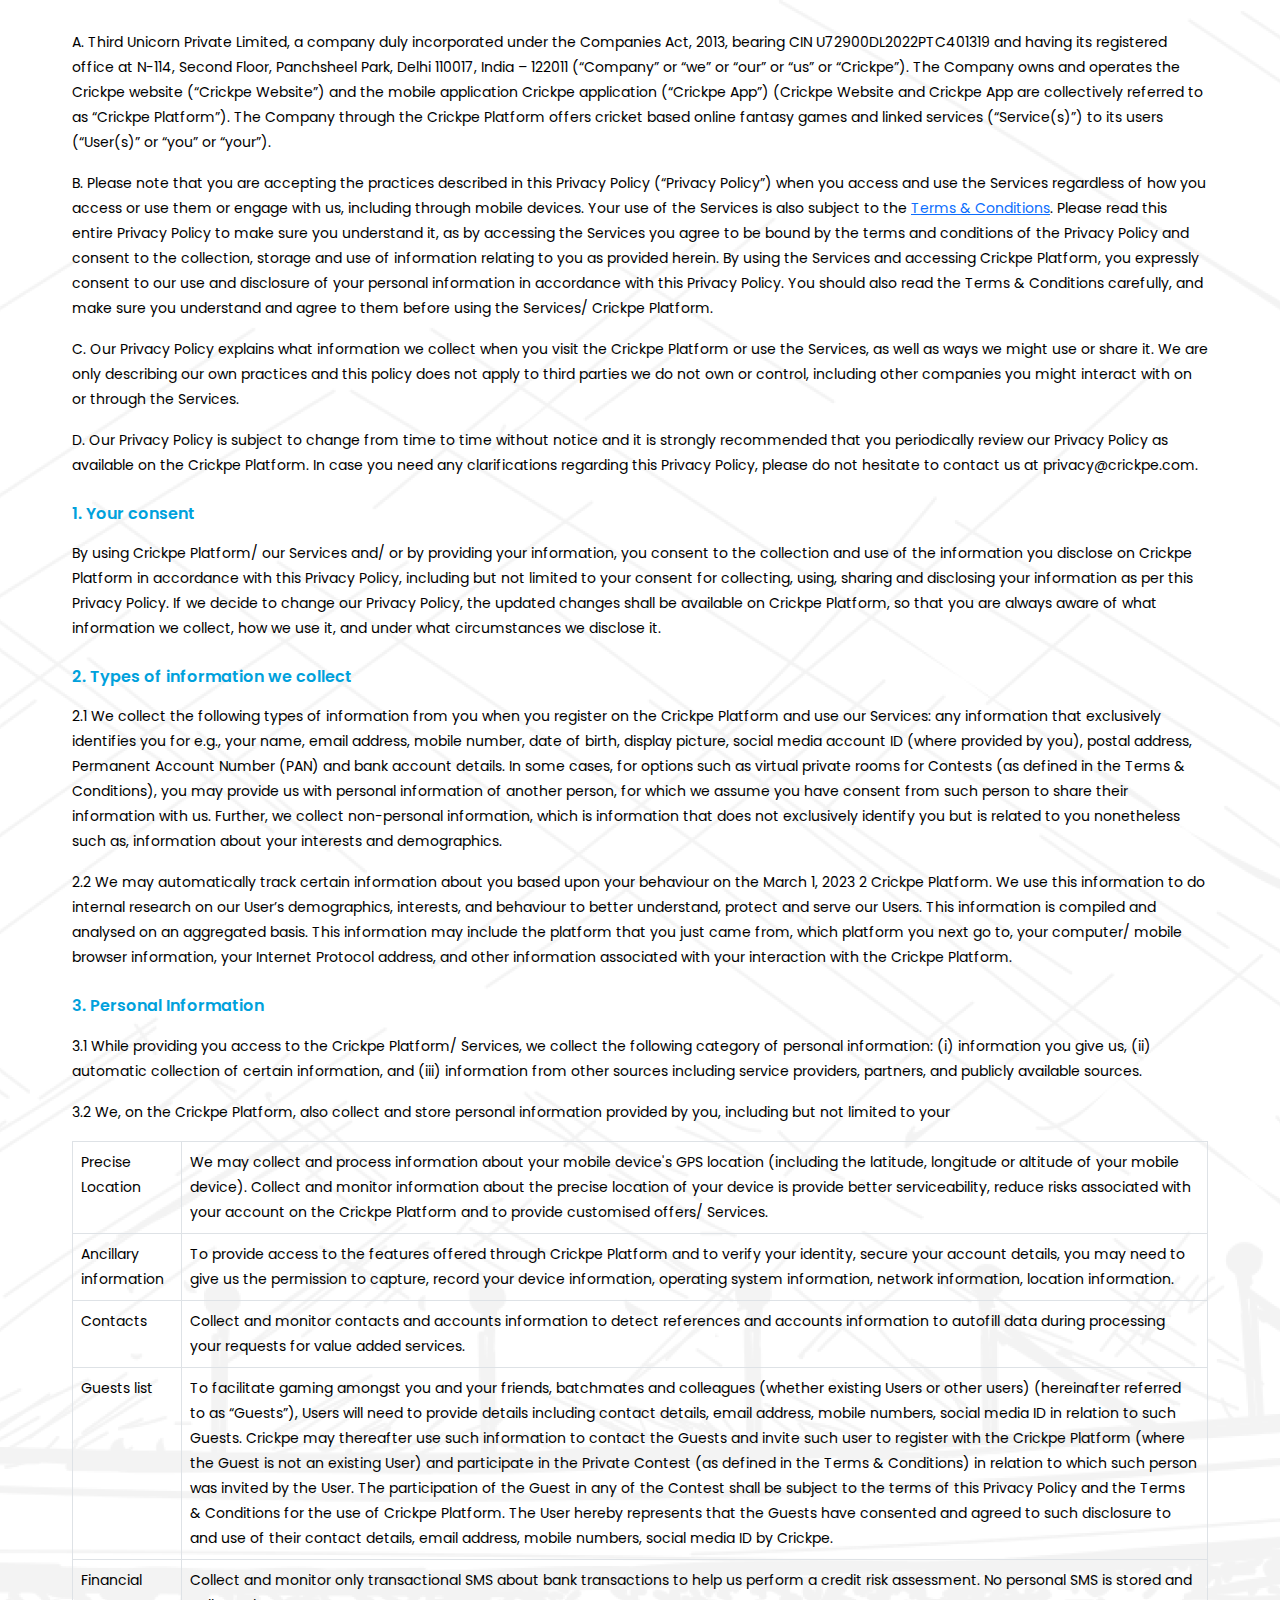
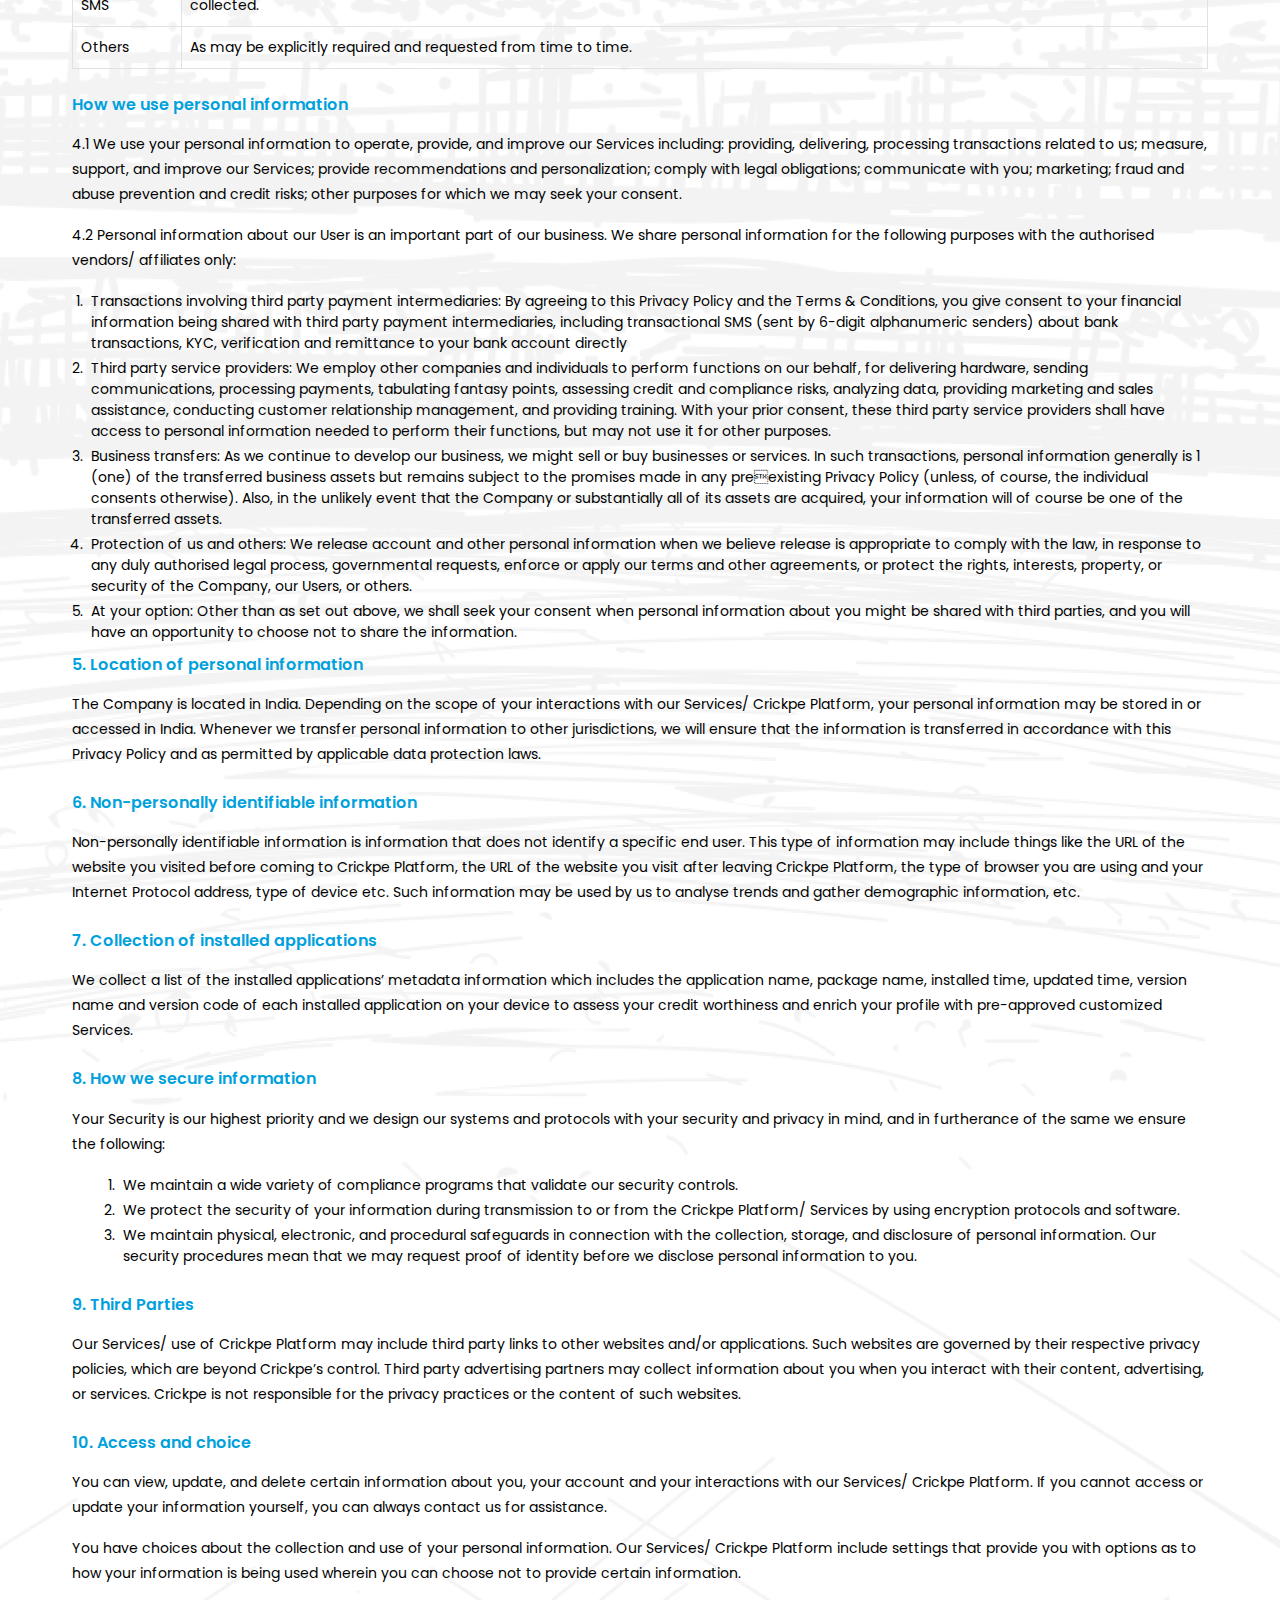
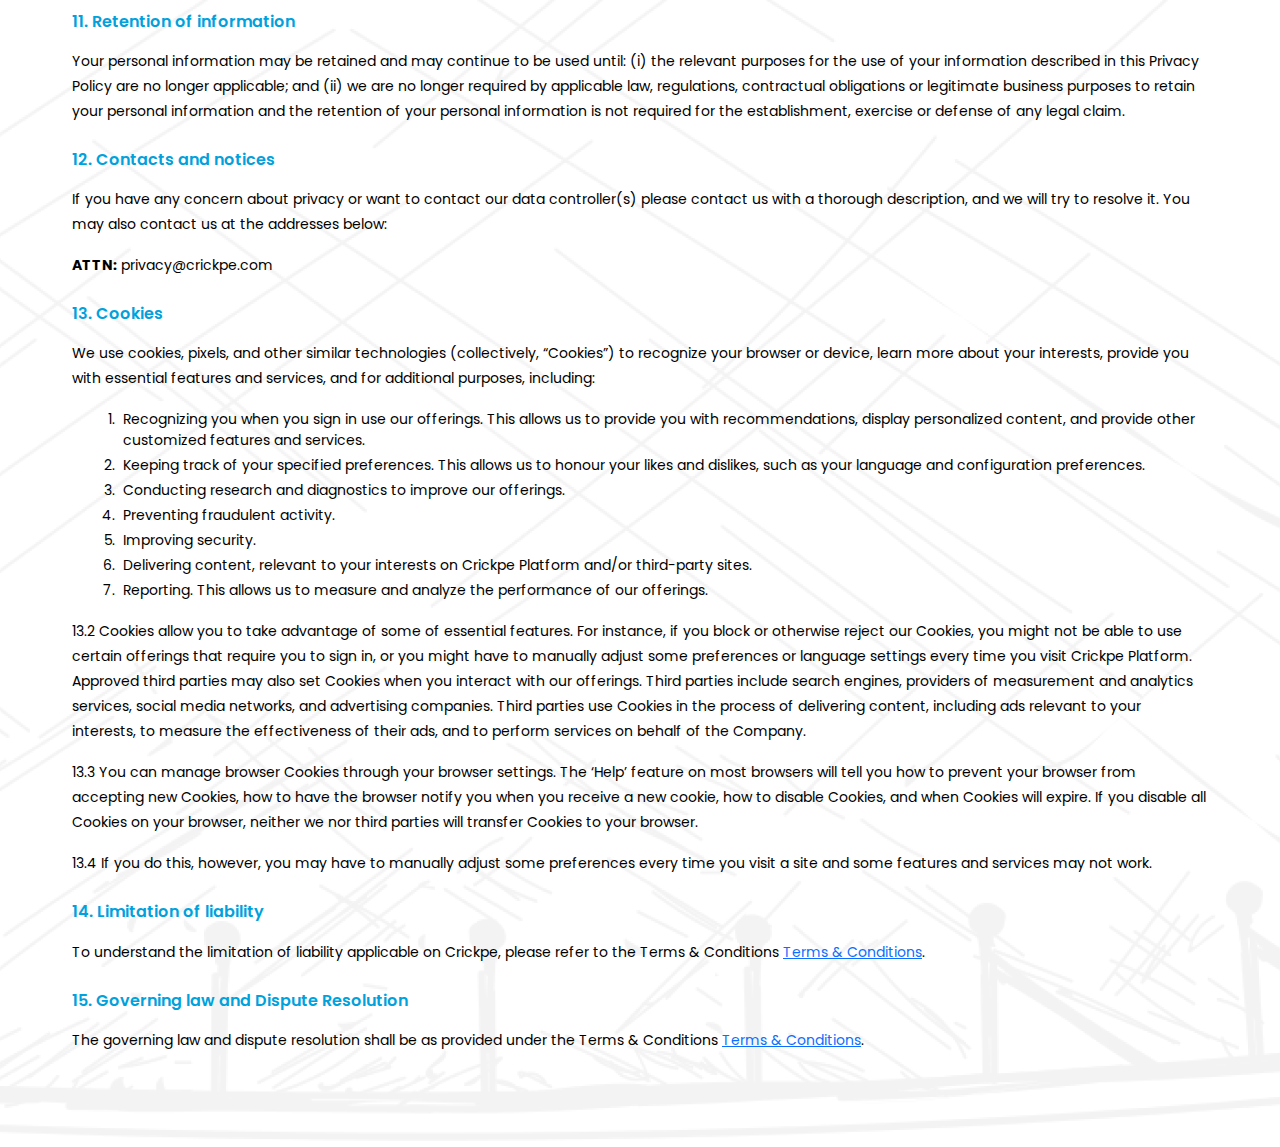
<file: privacy.html>
<!DOCTYPE html>
<html lang="en">

<head>
<meta charset="UTF-8">
<meta name="description" content="Free Web tutorials">
<meta name="keywords" content="HTML,CSS,XML,JavaScript">
<meta name="author" content="John Doe">
<meta name="viewport" content="width=device-width, initial-scale=1.0">
<title>Crickpe</title>
<link rel="stylesheet"
	href="https://cdnjs.cloudflare.com/ajax/libs/font-awesome/5.15.2/css/all.min.css">
<style>
@import
	url('https://fonts.googleapis.com/css2?family=Poppins:wght@100;200;300;400;500;600;700;800;900&display=swap')
	;
</style>
<link rel="stylesheet" href="assets/css/bootstrap.min.css">
<link rel="stylesheet" href="assets/fonts/stylesheet.css">
<link rel="stylesheet" href="assets/css/style.css">
<link rel="stylesheet" href="assets/css/slick.css">
<link rel="stylesheet" href="assets/css/responsive.css">
<style>
.privacy-page {
	padding: 30px 0;
}
</style>
</head>

<body>
	<!-- <header>
		<div class="top-header">

			<div class="main-header ">
				<div class="container">
					<nav
						class="navbar navbar-expand-lg navbar-light bg-light sticky-top">
						<div class="container-fluid">
							<a class="navbar-brand" href="https://crickpe.com"><img
								src="assets/images/svg/logo.svg" alt="" /></a>
							<button class="navbar-toggler" type="button"
								data-bs-toggle="collapse"
								data-bs-target="#navbarSupportedContent"
								aria-controls="navbarSupportedContent" aria-expanded="false"
								aria-label="Toggle navigation">
								<span class="navbar-toggler-icon"></span>
							</button>
							<div class="collapse navbar-collapse" id="navbarSupportedContent">
								<ul class="navbar-nav me-auto mb-2 mb-lg-0">
									<li class="nav-item"><a aria-label="reflink" class="nav-link"
										aria-current="page" href="https://crickpe.com">home </a></li>
									<li class="nav-item"><a aria-label="reflink" class="nav-link"
										aria-current="page" href="https://crickpe.com/about">About Us </a></li>
									 <li class="nav-item">
                    <a aria-label="reflink" class="nav-link" href="#">Download App</a>
                  </li>
                   <li class="nav-item">
                    <a aria-label="reflink" class="nav-link" href="#">FAQs</a>
                  </li>
                  <li class="nav-item">
                    <a aria-label="reflink" class="nav-link" href="#">HOW TO PLAY</a>
                  </li> 

									<li class="nav-item"><a aria-label="reflink" class="nav-link"
										href="https://crickpe.com/point">POINT SYSTEM</a></li>
								</ul>

							</div>
						</div>
					</nav>
				</div>
			</div>
	
	</header> -->
	<!--<section class="banner-mian inner-banner">
		<div class="container">
			 <h1>Point System</h1>
		</div>
	</section> -->

	<div class="privacy-page">
		<div class="container">
			<p>A. Third Unicorn Private Limited, a company duly incorporated
				under the Companies Act, 2013, bearing CIN U72900DL2022PTC401319 and
				having its registered office at N-114, Second Floor, Panchsheel
				Park, Delhi 110017, India – 122011 (“Company” or “we” or “our” or
				“us” or “Crickpe”). The Company owns and operates the Crickpe
				website (“Crickpe Website”) and the mobile application Crickpe
				application (“Crickpe App”) (Crickpe Website and Crickpe App are
				collectively referred to as “Crickpe Platform”). The Company through
				the Crickpe Platform offers cricket based online fantasy games and
				linked services (“Service(s)”) to its users (“User(s)” or “you” or
				“your”).</p>
			<p>
				B. Please note that you are accepting the practices described in
				this Privacy Policy (“Privacy Policy”) when you access and use the
				Services regardless of how you access or use them or engage with us,
				including through mobile devices. Your use of the Services is also
				subject to the <a href="terms">Terms & Conditions</a>.
				Please read this entire Privacy Policy to make sure you understand
				it, as by accessing the Services you agree to be bound by the terms
				and conditions of the Privacy Policy and consent to the collection,
				storage and use of information relating to you as provided herein.
				By using the Services and accessing Crickpe Platform, you expressly
				consent to our use and disclosure of your personal information in
				accordance with this Privacy Policy. You should also read the Terms
				& Conditions carefully, and make sure you understand and agree to
				them before using the Services/ Crickpe Platform.
			</p>
			<p>C. Our Privacy Policy explains what information we collect when
				you visit the Crickpe Platform or use the Services, as well as ways
				we might use or share it. We are only describing our own practices
				and this policy does not apply to third parties we do not own or
				control, including other companies you might interact with on or
				through the Services.</p>
			<p>D. Our Privacy Policy is subject to change from time to time
				without notice and it is strongly recommended that you periodically
				review our Privacy Policy as available on the Crickpe Platform. In
				case you need any clarifications regarding this Privacy Policy,
				please do not hesitate to contact us at privacy@crickpe.com.</p>





			<h5>1. Your consent</h5>

			<p>By using Crickpe Platform/ our Services and/ or by providing your
				information, you consent to the collection and use of the
				information you disclose on Crickpe Platform in accordance with this
				Privacy Policy, including but not limited to your consent for
				collecting, using, sharing and disclosing your information as per
				this Privacy Policy. If we decide to change our Privacy Policy, the
				updated changes shall be available on Crickpe Platform, so that you
				are always aware of what information we collect, how we use it, and
				under what circumstances we disclose it.</p>


			<h5>2. Types of information we collect</h5>
			<p>2.1 We collect the following types of information from you when
				you register on the Crickpe Platform and use our Services: any
				information that exclusively identifies you for e.g., your name,
				email address, mobile number, date of birth, display picture, social
				media account ID (where provided by you), postal address, Permanent
				Account Number (PAN) and bank account details. In some cases, for
				options such as virtual private rooms for Contests (as defined in
				the Terms & Conditions), you may provide us with personal
				information of another person, for which we assume you have consent
				from such person to share their information with us. Further, we
				collect non-personal information, which is information that does not
				exclusively identify you but is related to you nonetheless such as,
				information about your interests and demographics.</p>

			<p>2.2 We may automatically track certain information about you based
				upon your behaviour on the March 1, 2023 2 Crickpe Platform. We use
				this information to do internal research on our User’s demographics,
				interests, and behaviour to better understand, protect and serve our
				Users. This information is compiled and analysed on an aggregated
				basis. This information may include the platform that you just came
				from, which platform you next go to, your computer/ mobile browser
				information, your Internet Protocol address, and other information
				associated with your interaction with the Crickpe Platform.</p>

			<h5>3. Personal Information</h5>
			<p>3.1 While providing you access to the Crickpe Platform/ Services,
				we collect the following category of personal information: (i)
				information you give us, (ii) automatic collection of certain
				information, and (iii) information from other sources including
				service providers, partners, and publicly available sources.</p>
			<p>3.2 We, on the Crickpe Platform, also collect and store personal
				information provided by you, including but not limited to your</p>


			<div class="table-responsive">
				<table class="table table-bordered">
					<tbody>
						<tr>
							<td>Precise Location</td>
							<td>We may collect and process information about your mobile device's GPS location (including the latitude, longitude or altitude of your mobile device). Collect and monitor information about the precise location of your device is provide better serviceability, reduce risks associated with your account on the Crickpe Platform and to provide customised offers/ Services.</td>
						</tr>
						<tr>
							<td>Ancillary information</td>
							<td>To provide access to the features offered through Crickpe
								Platform and to verify your identity, secure your account
								details, you may need to give us the permission to capture,
								record your device information, operating system information,
								network information, location information.</td>
						</tr>

						<tr>
							<td>Contacts</td>
							<td>Collect and monitor contacts and accounts information to
								detect references and accounts information to autofill data
								during processing your requests for value added services.</td>
						</tr>

						<tr>
							<td>Guests list</td>
							<td>To facilitate gaming amongst you and your friends, batchmates
								and colleagues (whether existing Users or other users)
								(hereinafter referred to as “Guests”), Users will need to
								provide details including contact details, email address, mobile
								numbers, social media ID in relation to such Guests. Crickpe may
								thereafter use such information to contact the Guests and invite
								such user to register with the Crickpe Platform (where the Guest
								is not an existing User) and participate in the Private Contest
								(as defined in the Terms & Conditions) in relation to which such
								person was invited by the User. The participation of the Guest
								in any of the Contest shall be subject to the terms of this
								Privacy Policy and the Terms & Conditions for the use of Crickpe
								Platform. The User hereby represents that the Guests have
								consented and agreed to such disclosure to and use of their
								contact details, email address, mobile numbers, social media ID
								by Crickpe.</td>
						</tr>

						<tr>
							<td>Financial SMS</td>
							<td>Collect and monitor only transactional SMS about bank
								transactions to help us perform a credit risk assessment. No
								personal SMS is stored and collected.</td>
						</tr>
						<tr>
							<td>Others</td>
							<td>As may be explicitly required and requested from time to
								time.</td>
						</tr>

					</tbody>
				</table>
			</div>

			<h5>How we use personal information</h5>
			<p>4.1 We use your personal information to operate, provide, and
				improve our Services including: providing, delivering, processing
				transactions related to us; measure, support, and improve our
				Services; provide recommendations and personalization; comply with
				legal obligations; communicate with you; marketing; fraud and abuse
				prevention and credit risks; other purposes for which we may seek
				your consent.</p>

			<p>4.2 Personal information about our User is an important part of
				our business. We share personal information for the following
				purposes with the authorised vendors/ affiliates only:</p>

			<ul class="m-0 p-0">
				<li>Transactions involving third party payment intermediaries: By
					agreeing to this Privacy Policy and the Terms & Conditions, you
					give consent to your financial information being shared with third
					party payment intermediaries, including transactional SMS (sent by
					6-digit alphanumeric senders) about bank transactions, KYC,
					verification and remittance to your bank account directly</li>
				<li>Third party service providers: We employ other companies and
					individuals to perform functions on our behalf, for delivering
					hardware, sending communications, processing payments, tabulating
					fantasy points, assessing credit and compliance risks, analyzing
					data, providing marketing and sales assistance, conducting customer
					relationship management, and providing training. With your prior
					consent, these third party service providers shall have access to
					personal information needed to perform their functions, but may not
					use it for other purposes.</li>
				<li>Business transfers: As we continue to develop our business, we
					might sell or buy businesses or services. In such transactions,
					personal information generally is 1 (one) of the transferred
					business assets but remains subject to the promises made in any
					preexisting Privacy Policy (unless, of course, the individual
					consents otherwise). Also, in the unlikely event that the Company
					or substantially all of its assets are acquired, your information
					will of course be one of the transferred assets.</li>
				<li>Protection of us and others: We release account and other
					personal information when we believe release is appropriate to
					comply with the law, in response to any duly authorised legal
					process, governmental requests, enforce or apply our terms and
					other agreements, or protect the rights, interests, property, or
					security of the Company, our Users, or others.</li>
				<li>At your option: Other than as set out above, we shall seek your
					consent when personal information about you might be shared with
					third parties, and you will have an opportunity to choose not to
					share the information.</li>
			</ul>

			<h5>5. Location of personal information</h5>
			<p>The Company is located in India. Depending on the scope of your
				interactions with our Services/ Crickpe Platform, your personal
				information may be stored in or accessed in India. Whenever we
				transfer personal information to other jurisdictions, we will ensure
				that the information is transferred in accordance with this Privacy
				Policy and as permitted by applicable data protection laws.</p>

			<h5>6. Non-personally identifiable information</h5>
			<p>Non-personally identifiable information is information that does
				not identify a specific end user. This type of information may
				include things like the URL of the website you visited before coming
				to Crickpe Platform, the URL of the website you visit after leaving
				Crickpe Platform, the type of browser you are using and your
				Internet Protocol address, type of device etc. Such information may
				be used by us to analyse trends and gather demographic information,
				etc.</p>

			<h5>7. Collection of installed applications</h5>
			<p>We collect a list of the installed applications’ metadata
				information which includes the application name, package name,
				installed time, updated time, version name and version code of each
				installed application on your device to assess your credit
				worthiness and enrich your profile with pre-approved customized
				Services.</p>

			<h5>8. How we secure information</h5>
			<p>Your Security is our highest priority and we design our systems
				and protocols with your security and privacy in mind, and in
				furtherance of the same we ensure the following:</p>
			<ul>
				<li>We maintain a wide variety of compliance programs that validate
					our security controls.</li>
				<li>We protect the security of your information during transmission
					to or from the Crickpe Platform/ Services by using encryption
					protocols and software.</li>
				<li>We maintain physical, electronic, and procedural safeguards in
					connection with the collection, storage, and disclosure of personal
					information. Our security procedures mean that we may request proof
					of identity before we disclose personal information to you.</li>
			</ul>


			<h5>9. Third Parties</h5>
			<p>Our Services/ use of Crickpe Platform may include third party
				links to other websites and/or applications. Such websites are
				governed by their respective privacy policies, which are beyond
				Crickpe’s control. Third party advertising partners may collect
				information about you when you interact with their content,
				advertising, or services. Crickpe is not responsible for the privacy
				practices or the content of such websites.</p>
			<h5>10. Access and choice</h5>
			<p>You can view, update, and delete certain information about you,
				your account and your interactions with our Services/ Crickpe
				Platform. If you cannot access or update your information yourself,
				you can always contact us for assistance.</p>
			<p>You have choices about the collection and use of your personal
				information. Our Services/ Crickpe Platform include settings that
				provide you with options as to how your information is being used
				wherein you can choose not to provide certain information.</p>
			<h5>11. Retention of information</h5>
			<p>Your personal information may be retained and may continue to be
				used until: (i) the relevant purposes for the use of your
				information described in this Privacy Policy are no longer
				applicable; and (ii) we are no longer required by applicable law,
				regulations, contractual obligations or legitimate business purposes
				to retain your personal information and the retention of your
				personal information is not required for the establishment, exercise
				or defense of any legal claim.</p>
			<h5>12. Contacts and notices</h5>
			<p>If you have any concern about privacy or want to contact our data
				controller(s) please contact us with a thorough description, and we
				will try to resolve it. You may also contact us at the addresses
				below:</p>

			<p>
				<b>ATTN:</b> privacy@crickpe.com
			</p>

			<h5>13. Cookies</h5>
			<p>We use cookies, pixels, and other similar technologies
				(collectively, “Cookies”) to recognize your browser or device, learn
				more about your interests, provide you with essential features and
				services, and for additional purposes, including:</p>
			<ul>
				<li>Recognizing you when you sign in use our offerings. This allows
					us to provide you with recommendations, display personalized
					content, and provide other customized features and services.</li>
				<li>Keeping track of your specified preferences. This allows us to
					honour your likes and dislikes, such as your language and
					configuration preferences.</li>
				<li>Conducting research and diagnostics to improve our offerings.</li>
				<li>Preventing fraudulent activity.</li>
				<li>Improving security.</li>
				<li>Delivering content, relevant to your interests on Crickpe
					Platform and/or third-party sites.</li>
				<li>Reporting. This allows us to measure and analyze the performance
					of our offerings.</li>
			</ul>
			<p>13.2 Cookies allow you to take advantage of some of essential
				features. For instance, if you block or otherwise reject our
				Cookies, you might not be able to use certain offerings that require
				you to sign in, or you might have to manually adjust some
				preferences or language settings every time you visit Crickpe
				Platform. Approved third parties may also set Cookies when you
				interact with our offerings. Third parties include search engines,
				providers of measurement and analytics services, social media
				networks, and advertising companies. Third parties use Cookies in
				the process of delivering content, including ads relevant to your
				interests, to measure the effectiveness of their ads, and to perform
				services on behalf of the Company.</p>
			<p>13.3 You can manage browser Cookies through your browser settings.
				The ‘Help’ feature on most browsers will tell you how to prevent
				your browser from accepting new Cookies, how to have the browser
				notify you when you receive a new cookie, how to disable Cookies,
				and when Cookies will expire. If you disable all Cookies on your
				browser, neither we nor third parties will transfer Cookies to your
				browser.</p>
			<p>13.4 If you do this, however, you may have to manually adjust some
				preferences every time you visit a site and some features and
				services may not work.</p>

			<h5>14. Limitation of liability</h5>
			<p>To understand the limitation of liability applicable on Crickpe,
				please refer to the Terms & Conditions <a href="terms">Terms &amp; Conditions</a>.</p>
			<h5>15. Governing law and Dispute Resolution</h5>
			<p>The governing law and dispute resolution shall be as provided
				under the Terms & Conditions <a href="terms">Terms &amp; Conditions</a>.</p><br><br>
		</div>

	</div>
	<!-- <footer class="footer-main">
		<div class="container">
			<div class="row">
				<div class="col-md-3">
					<div class="footer-logo text-center">
						<img src="assets/images/svg/footer-logo.svg" alt=""> <br /> <img
							src="assets/images/svg/third.svg" alt="" class="unicorn-img">

					</div>
				</div>
				
          <div class="col-md-3">
              <div class="footer_info text-center">
                  <span>THIRD UNICORN PRIVATE LIMITED </span>
                  <ul class="m-0 p-0">
                    <li><a href="#"> <img src="assets/images/location.png" alt="">
                       <address>N 114, Second Floor, Panchsheel Park, South Delhi, Delhi, India,110017</address></a></li>
                  </ul>
              </div>
          </div>
				<div class="col-md-9">
					<div class="footer-menu">
						<div class="row">
							<div class="col-md-4">
								<span>Quick Links</span>
								<ul>
									<li><a href="https://crickpe.com/about">About us</a></li>
									<li><a href="#">FAQs</a></li>
									<li><a href="https://crickpe.com/privacy"> Privacy Policy</a></li>
									<li><a href="https://crickpe.com/terms">Terms & Conditions</a></li>
									<li><a href="https://crickpe.com/refund-policy">Cancellation and
											Refund Policy</a></li>
											<li><a href="https://crickpe.com/responsible-play">Responsible Play</a></li>
								</ul>
							</div>
							<div class="col-md-4">
								<span>Contact Us</span>
								<ul>
									<li><a href="tel:+91734779473">+91734779473</a></li>
									<li><a href="mailto:contact@crickpe.com">contact@crickpe.com</a></li>
								</ul>
							</div>
							<div class="col-md-4">
								<span>Find Us On</span>
								<ul>
									<li><a href="#">Instagram</a></li>
									<li><a href="#">Facebook</a></li>
									<li><a href="#">Twitter</a></li>
								</ul>
							</div>
						</div>
					</div>
				</div>
			</div>
		</div>
		<div class="copy-right">
			<div class="container">
				<p>2023 Crickpe | All Rights Reserved</p>
			</div>
		</div>
	</footer> -->
	<script src="assets/js/bootstrap.min.js"></script>
	<script src="assets/js/jquery.min.js"></script>
	<script src="assets/js/slick.js"></script>
	<script src="assets/js/common.js"></script>
	<script>

  </script>
	<script>

  </script>
</body>

</html>
</file>
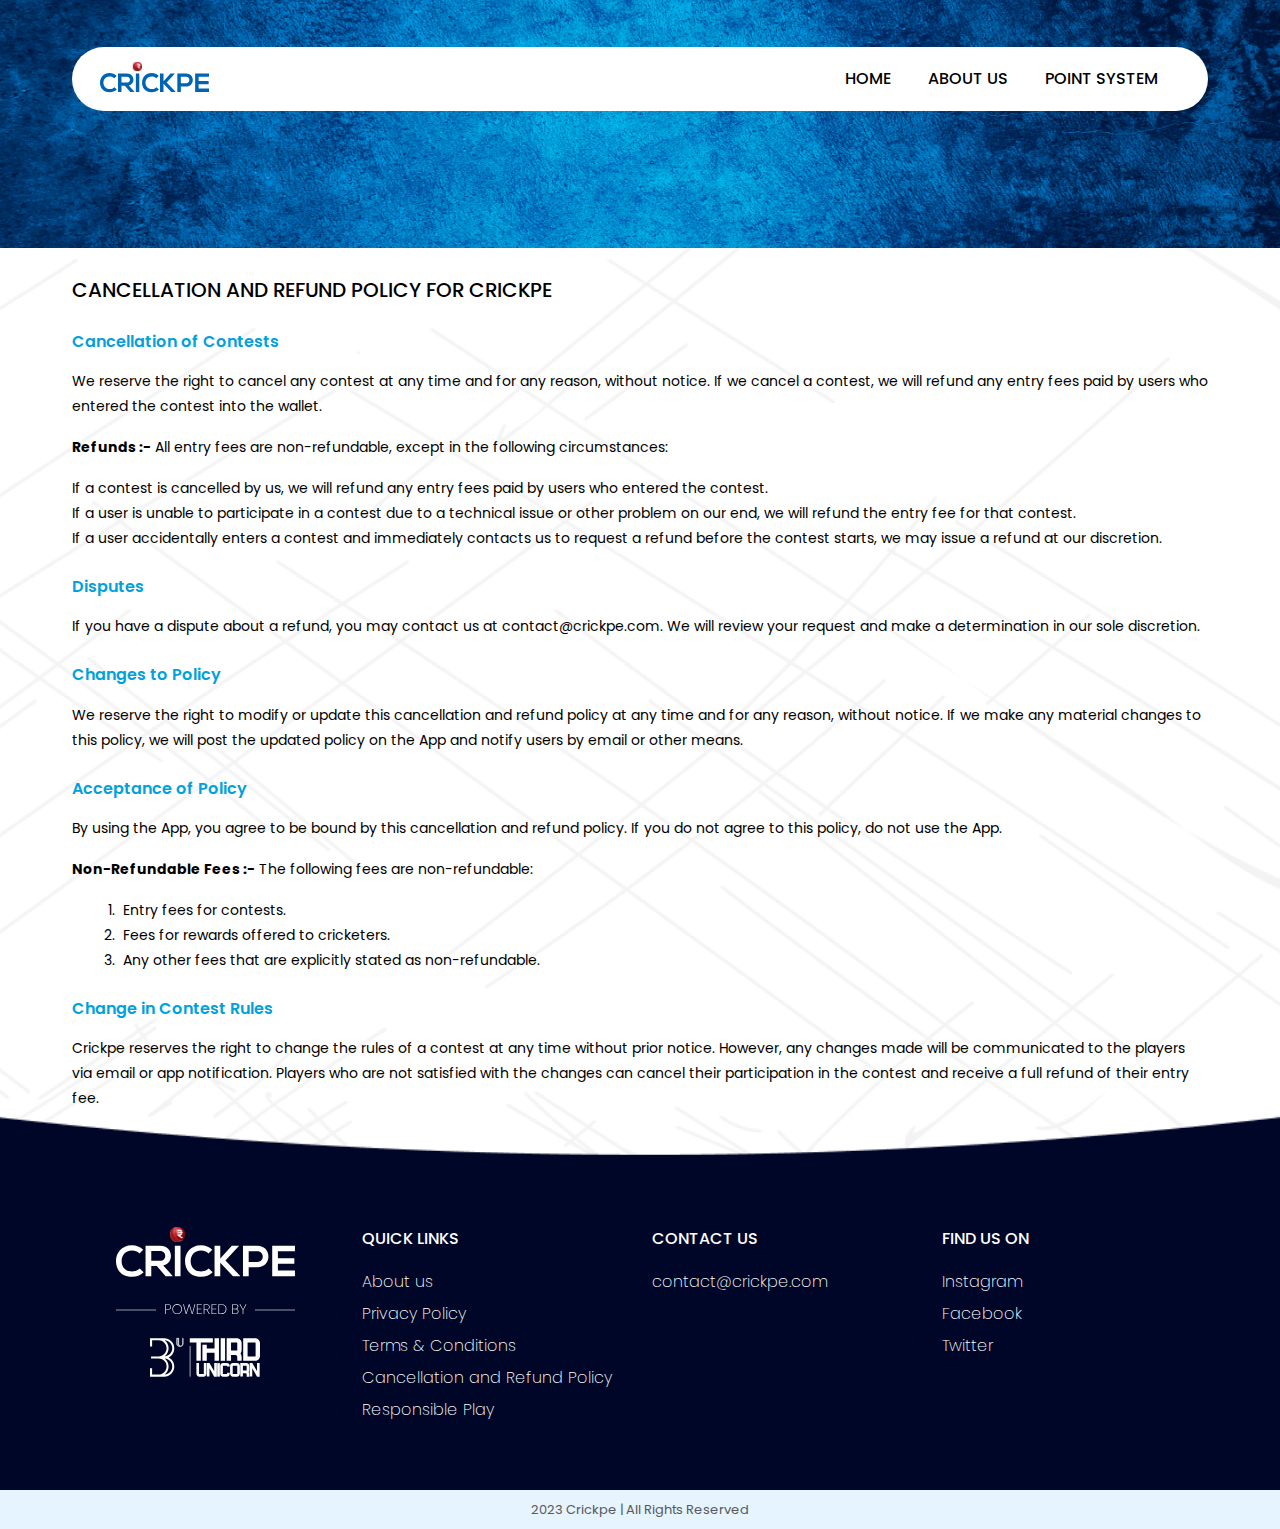
<file: refund-policy.html>
<!DOCTYPE html>
<html lang="en">

<head>
<meta charset="UTF-8">
<meta name="description" content="Free Web tutorials">
<meta name="keywords" content="HTML,CSS,XML,JavaScript">
<meta name="author" content="John Doe">
<meta name="viewport" content="width=device-width, initial-scale=1.0">
<title>Crickpe</title>
<link rel="stylesheet"
	href="https://cdnjs.cloudflare.com/ajax/libs/font-awesome/5.15.2/css/all.min.css">
<style>
@import
	url('https://fonts.googleapis.com/css2?family=Poppins:wght@100;200;300;400;500;600;700;800;900&display=swap')
	;
</style>
<link rel="stylesheet" href="assets/css/bootstrap.min.css">
<link rel="stylesheet" href="assets/fonts/stylesheet.css">
<link rel="stylesheet" href="assets/css/style.css">
<link rel="stylesheet" href="assets/css/slick.css">
<link rel="stylesheet" href="assets/css/responsive.css">
<style>
.privacy-page {
	padding: 30px 0;
}
</style>
</head>

<body>
	<header>
		<div class="top-header">

			<div class="main-header ">
				<div class="container">
					<nav
						class="navbar navbar-expand-lg navbar-light bg-light sticky-top">
						<div class="container-fluid">
							<a class="navbar-brand" href="https://crickpe.com"><img
								src="assets/images/svg/logo.svg" alt="" /></a>
							<button class="navbar-toggler" type="button"
								data-bs-toggle="collapse"
								data-bs-target="#navbarSupportedContent"
								aria-controls="navbarSupportedContent" aria-expanded="false"
								aria-label="Toggle navigation">
								<span class="navbar-toggler-icon"></span>
							</button>
							<div class="collapse navbar-collapse" id="navbarSupportedContent">
								<ul class="navbar-nav me-auto mb-2 mb-lg-0">
									<li class="nav-item"><a aria-label="reflink" class="nav-link"
										aria-current="page" href="https://crickpe.com">home </a></li>
									<li class="nav-item"><a aria-label="reflink" class="nav-link"
										aria-current="page" href="https://crickpe.com/about">About Us </a></li>
									<!--   <li class="nav-item">
                    <a aria-label="reflink" class="nav-link" href="#">Download App</a>
                  </li>
                  <li class="nav-item">
                    <a aria-label="reflink" class="nav-link" href="#">FAQs</a>
                  </li>
                  <li class="nav-item">
                    <a aria-label="reflink" class="nav-link" href="#">HOW TO PLAY</a>
                  </li> -->

									<li class="nav-item"><a aria-label="reflink" class="nav-link"
										href="https://crickpe.com/point">POINT SYSTEM</a></li>
								</ul>

							</div>
						</div>
					</nav>
				</div>
			</div>
	
	</header>
	<section class="banner-mian inner-banner">
		<div class="container">
			<!-- <h1>Point System</h1> -->
		</div>
	</section>

	<div class="privacy-page">
		<div class="container">
			<h1 class="head-1">CANCELLATION AND REFUND POLICY FOR CRICKPE</h1>
			<h5>Cancellation of Contests</h5>
			<p>We reserve the right to cancel any contest at any time and for any
				reason, without notice. If we cancel a contest, we will refund any
				entry fees paid by users who entered the contest into the wallet.</p>
			<p>
				<b>Refunds :-</b> All entry fees are non-refundable, except in the
				following circumstances:
			</p>
			<p class="mb-0">If a contest is cancelled by us, we will refund any
				entry fees paid by users who entered the contest.</p>
			<p class="mb-0">If a user is unable to participate in a contest due
				to a technical issue or other problem on our end, we will refund the
				entry fee for that contest.</p>
			<p>If a user accidentally enters a contest and immediately contacts
				us to request a refund before the contest starts, we may issue a
				refund at our discretion.</p>

			<h5>Disputes</h5>
			<p>If you have a dispute about a refund, you may contact us at
				contact@crickpe.com. We will review your request and make a
				determination in our sole discretion.</p>
			<h5>Changes to Policy</h5>
			<p>We reserve the right to modify or update this cancellation and
				refund policy at any time and for any reason, without notice. If we
				make any material changes to this policy, we will post the updated
				policy on the App and notify users by email or other means.</p>

			<h5>Acceptance of Policy</h5>
			<p>By using the App, you agree to be bound by this cancellation and
				refund policy. If you do not agree to this policy, do not use the
				App.</p>

			<p>
				<b>Non-Refundable Fees :-</b> The following fees are non-refundable:
			</p>
			<ul>
				<li>Entry fees for contests.</li>
				<li>Fees for rewards offered to cricketers.</li>
				<li>Any other fees that are explicitly stated as non-refundable.</li>
			</ul>

			<h5>Change in Contest Rules</h5>
			<p>Crickpe reserves the right to change the rules of a contest at any
				time without prior notice. However, any changes made will be
				communicated to the players via email or app notification. Players
				who are not satisfied with the changes can cancel their
				participation in the contest and receive a full refund of their
				entry fee.</p>

		</div>

	</div>
	<footer class="footer-main">
		<div class="container">
			<div class="row">
				<div class="col-md-3">
					<div class="footer-logo text-center">
						<img src="assets/images/svg/footer-logo.svg" alt=""> <br /> <img
							src="assets/images/svg/third.svg" alt="" class="unicorn-img">

					</div>
				</div>
				<!-- 
          <div class="col-md-3">
              <div class="footer_info text-center">
                  <span>THIRD UNICORN PRIVATE LIMITED </span>
                  <ul class="m-0 p-0">
                    <li><a href="#"> <img src="assets/images/location.png" alt="">
                       <address>N 114, Second Floor, Panchsheel Park, South Delhi, Delhi, India,110017</address></a></li>
                  </ul>
              </div>
          </div> -->
				<div class="col-md-9">
					<div class="footer-menu">
						<div class="row">
							<div class="col-md-4">
								<span>Quick Links</span>
								<ul>
									<li><a href="https://crickpe.com/about">About us</a></li>
									<!-- <li><a href="#">FAQs</a></li> -->
									<li><a href="https://crickpe.com/privacy"> Privacy Policy</a></li>
									<li><a href="https://crickpe.com/terms">Terms & Conditions</a></li>
									<li><a href="https://crickpe.com/refund-policy">Cancellation and
											Refund Policy</a></li>
											<li><a href="https://crickpe.com/responsible-play">Responsible Play</a></li>
								</ul>
							</div>
							<div class="col-md-4">
								<span>Contact Us</span>
								<ul>
									<!-- <li><a href="tel:+91734779473">+91734779473</a></li> -->
									<li><a href="mailto:contact@crickpe.com">contact@crickpe.com</a></li>
								</ul>
							</div>
							<div class="col-md-4">
								<span>Find Us On</span>
								<ul>
									<li><a href="#">Instagram</a></li>
									<li><a href="#">Facebook</a></li>
									<li><a href="#">Twitter</a></li>
								</ul>
							</div>
						</div>
					</div>
				</div>
			</div>
		</div>
		<div class="copy-right">
			<div class="container">
				<p>2023 Crickpe | All Rights Reserved</p>
			</div>
		</div>
	</footer>
	<script src="assets/js/bootstrap.min.js"></script>
	<script src="assets/js/jquery.min.js"></script>
	<script src="assets/js/slick.js"></script>
	<script src="assets/js/common.js"></script>
	<script>

  </script>
	<script>

  </script>
</body>

</html>
</file>
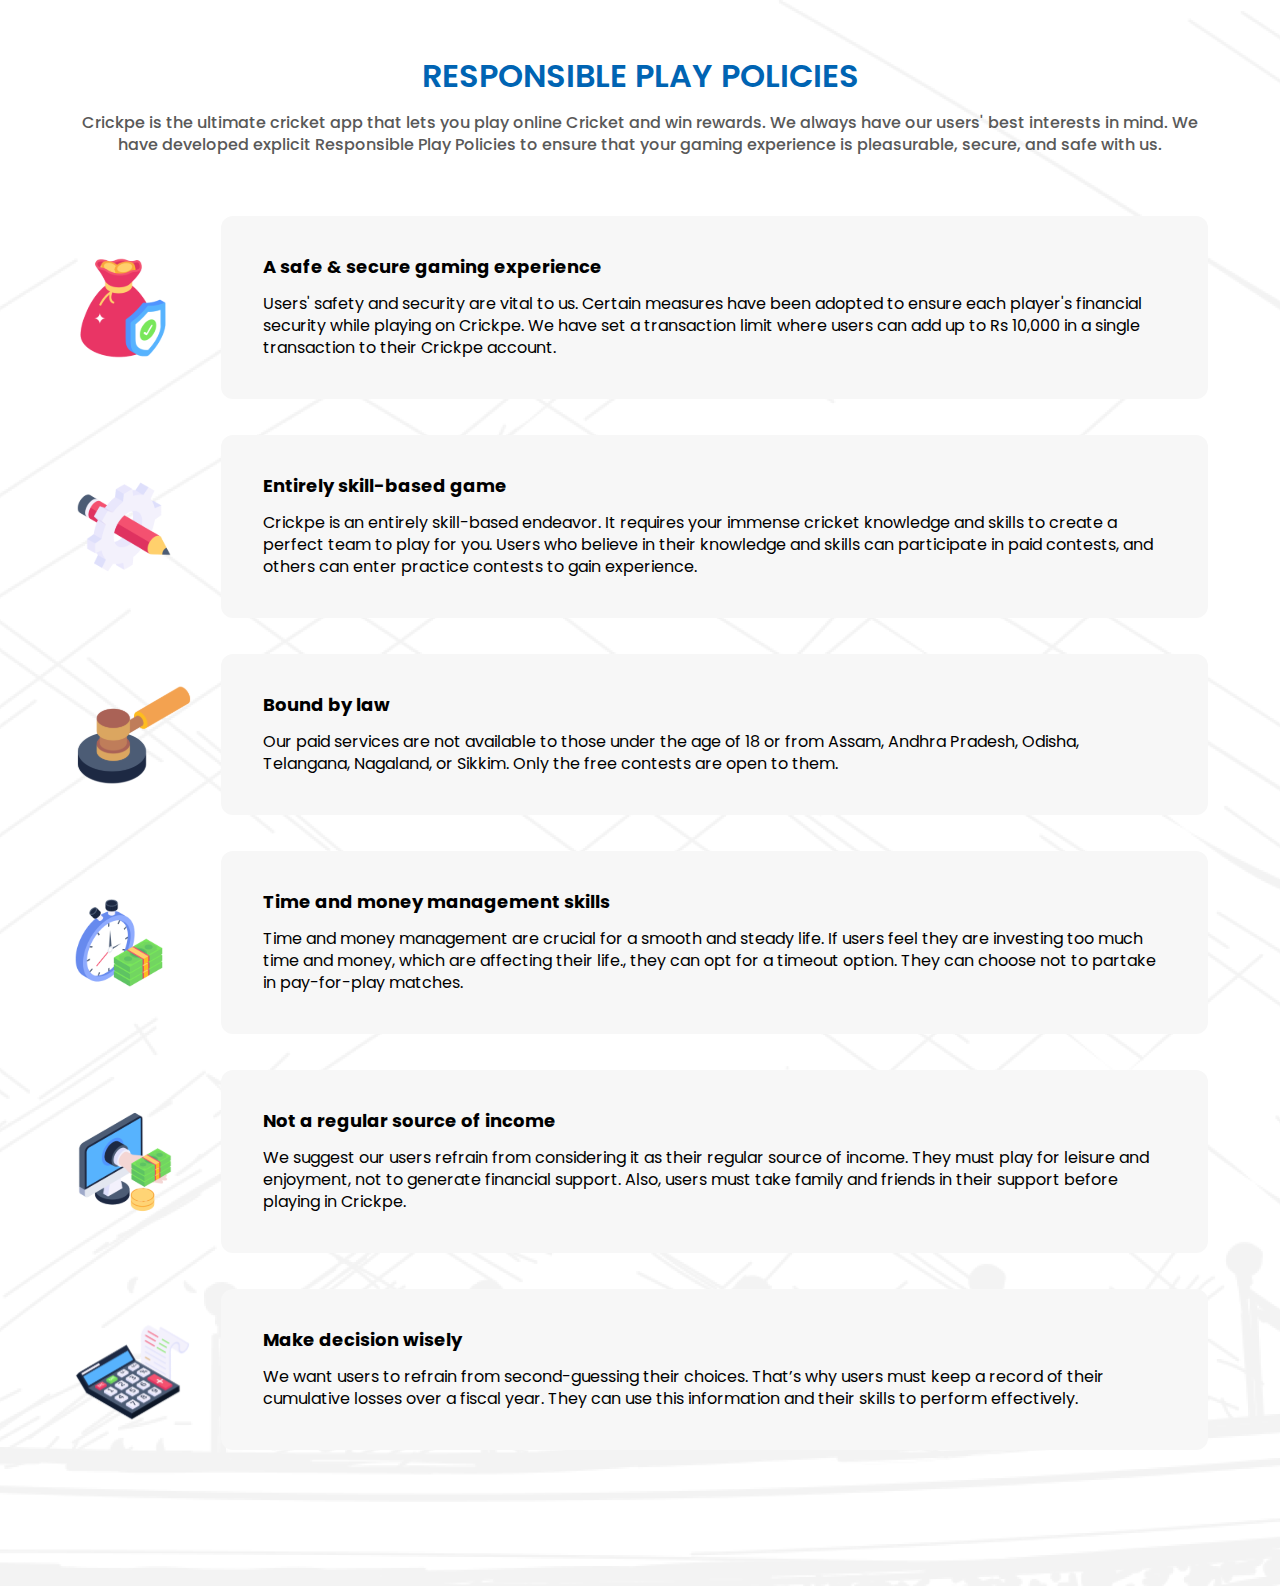
<file: responsible-play.html>
<!DOCTYPE html>
<html lang="en">
   <head>
      <meta charset="UTF-8">
      <meta name="description" content="Free Web tutorials">
      <meta name="keywords" content="HTML,CSS,XML,JavaScript">
      <meta name="author" content="John Doe">
      <meta name="viewport" content="width=device-width, initial-scale=1.0">
      <title>Crickpe</title>
      <link rel="stylesheet"
         href="https://cdnjs.cloudflare.com/ajax/libs/font-awesome/5.15.2/css/all.min.css">
      <style>
         @import
         url('https://fonts.googleapis.com/css2?family=Poppins:wght@100;200;300;400;500;600;700;800;900&display=swap')
         ;
      </style>
      <link rel="stylesheet" href="assets/css/bootstrap.min.css">
      <link rel="stylesheet" href="assets/fonts/stylesheet.css">
      <link rel="stylesheet" href="assets/css/style.css">
      <link rel="stylesheet" href="assets/css/slick.css">
      <link rel="stylesheet" href="assets/css/responsive.css">
      <style>
         .privacy-page {
         padding: 30px 0;
         }
      </style>
   </head>
   <body>
      <!-- <header>
         <div class="top-header">
         <div class="main-header ">
            <div class="container">
               <nav
                  class="navbar navbar-expand-lg navbar-light bg-light sticky-top">
                  <div class="container-fluid">
                     <a class="navbar-brand" href="https://crickpe.com"><img
                        src="assets/images/svg/logo.svg" alt="" /></a>
                     <button class="navbar-toggler" type="button"
                        data-bs-toggle="collapse"
                        data-bs-target="#navbarSupportedContent"
                        aria-controls="navbarSupportedContent" aria-expanded="false"
                        aria-label="Toggle navigation">
                     <span class="navbar-toggler-icon"></span>
                     </button>
                     <div class="collapse navbar-collapse" id="navbarSupportedContent">
                        <ul class="navbar-nav me-auto mb-2 mb-lg-0">
                           <li class="nav-item"><a aria-label="reflink" class="nav-link"
                              aria-current="page" href="https://crickpe.com">home </a></li>
                           <li class="nav-item"><a aria-label="reflink" class="nav-link"
                              aria-current="page" href="https://crickpe.com/about">About Us </a></li>
                           <li class="nav-item">
                              <a aria-label="reflink" class="nav-link" href="#">Download App</a>
                              </li>
                              <li class="nav-item">
                              <a aria-label="reflink" class="nav-link" href="#">FAQs</a>
                              </li>
                              <li class="nav-item">
                              <a aria-label="reflink" class="nav-link" href="#">HOW TO PLAY</a>
                              </li>
                           <li class="nav-item"><a aria-label="reflink" class="nav-link"
                              href="https://crickpe.com/point">POINT SYSTEM</a></li>
                        </ul>
                     </div>
                  </div>
               </nav>
            </div>
         </div>
      </header> -->
      <!--  <section class="banner-mian inner-banner">
         <div class="container">
           <h1>Point System</h1>
         </div>
      </section> -->
      <section class="responsible">
        <div class="container">
            <h2>Responsible Play Policies</h2>
            <p>Crickpe is the ultimate cricket app that lets you play online Cricket and win rewards. We always have our users' best interests in mind.  We have developed explicit Responsible Play Policies to ensure that your gaming experience is pleasurable, secure, and safe with us.</p>
            <div class="d-flex respo-pl">
                <div class="prob-icon">
                    <img src="assets/images/svg/money.svg" alt="icon">
                </div>
                <div class="prob-cont">
                    <div class="problem">
                        <img src="assets/images/svg/money.svg" alt="icon">
                        <h4>A safe & secure gaming experience</h4>
                        <p>Users' safety and security are vital to us. Certain measures have been adopted to ensure each player's financial security while playing on Crickpe. We have set a transaction limit where users can add up to Rs 10,000 in a single transaction to their Crickpe account.</p>
                    </div>
                </div>
            </div>
            <div class="d-flex respo-pl">
                <div class="prob-icon">
                    <img src="assets/images/svg/write.svg" alt="icon">
                </div>
                <div class="prob-cont">
                    <img src="assets/images/svg/write.svg" alt="icon">
                    <h4>Entirely skill-based game</h4>
                    <p>Crickpe is an entirely skill-based endeavor. It requires your immense cricket knowledge and skills to create a perfect team to play for you. Users who believe in their knowledge and skills can participate in paid contests, and others can enter practice contests to gain experience.</p>
                </div>
            </div>
            <div class="d-flex respo-pl">
                <div class="prob-icon">
                    <img src="assets/images/svg/auction.svg" alt="icon">
                </div>
                <div class="prob-cont">
                    <img src="assets/images/svg/auction.svg" alt="icon">
                    <h4>Bound by law</h4>
                    <p>Our paid services are not available to those under the age of 18 or from Assam, Andhra Pradesh, Odisha, Telangana, Nagaland, or Sikkim. Only the free contests are open to them.</p>
                </div>
            </div>
            <div class="d-flex respo-pl">
                <div class="prob-icon">
                    <img src="assets/images/svg/time-is-money.svg" alt="icon">
                </div>
                <div class="prob-cont">
                    <img src="assets/images/svg/time-is-money.svg" alt="icon">
                    <h4>Time and money management skills</h4>
                    <p>Time and money management are crucial for a smooth and steady life. If users feel they are investing too much time and money, which are affecting their life., they can opt for a timeout option. They can choose not to partake in pay-for-play matches. </p>
                </div>
            </div>
            <div class="d-flex respo-pl">
                <div class="prob-icon">
                    <img src="assets/images/svg/income.svg" alt="icon">
                </div>
                <div class="prob-cont">
                    <img src="assets/images/svg/income.svg" alt="icon">
                    <h4>Not a regular source of income</h4>
                    <p>We suggest our users refrain from considering it as their regular source of income. They must play for leisure and enjoyment, not to generate financial support. Also, users must take family and friends in their support before playing in Crickpe.</p>
                </div>
            </div>
            <div class="d-flex respo-pl">
                <div class="prob-icon">
                    <img src="assets/images/svg/tax-calculate.svg" alt="icon">
                </div>
                <div class="prob-cont">
                    <img src="assets/images/svg/tax-calculate.svg" alt="icon">
                    <h4>Make decision wisely</h4>
                    <p>We want users to refrain from second-guessing their choices. That’s why users must keep a record of their cumulative losses over a fiscal year. They can use this information and their skills to perform effectively.</p>
                </div>
            </div>
        </div>
     </section>
      <!-- <footer class="footer-main">
         <div class="container">
            <div class="row">
               <div class="col-md-3">
                  <div class="footer-logo text-center">
                     <img src="assets/images/svg/footer-logo.svg" alt=""> <br /> <img
                        src="assets/images/svg/third.svg" alt="" class="unicorn-img">
                  </div>
               </div>
               
                  <div class="col-md-3">
                      <div class="footer_info text-center">
                          <span>THIRD UNICORN PRIVATE LIMITED </span>
                          <ul class="m-0 p-0">
                            <li><a href="#"> <img src="assets/images/location.png" alt="">
                               <address>N 114, Second Floor, Panchsheel Park, South Delhi, Delhi, India,110017</address></a></li>
                          </ul>
                      </div>
                  </div>
               <div class="col-md-9">
                  <div class="footer-menu">
                     <div class="row">
                        <div class="col-md-4">
                           <span>Quick Links</span>
                           <ul>
                              <li><a href="https://crickpe.com/about">About us</a></li>
                              <li><a href="#">FAQs</a></li>
                              <li><a href="https://crickpe.com/privacy"> Privacy Policy</a></li>
                              <li><a href="https://crickpe.com/terms">Terms & Conditions</a></li>
                              <li><a href="https://crickpe.com/refund-policy">Cancellation and
                                 Refund Policy</a>
                              </li>
                              <li><a href="https://crickpe.com/responsible-play">Responsible Play</a></li>
                           </ul>
                        </div>
                        <div class="col-md-4">
                           <span>Contact Us</span>
                           <ul>
                              <li><a href="tel:+91734779473">+91734779473</a></li>
                              <li><a href="mailto:contact@crickpe.com">contact@crickpe.com</a></li>
                           </ul>
                        </div>
                        <div class="col-md-4">
                           <span>Find Us On</span>
                           <ul>
                              <li><a href="#">Instagram</a></li>
                              <li><a href="#">Facebook</a></li>
                              <li><a href="#">Twitter</a></li>
                           </ul>
                        </div>
                     </div>
                  </div>
               </div>
            </div>
         </div>
         <div class="copy-right">
            <div class="container">
               <p>2023 Crickpe | All Rights Reserved</p>
            </div>
         </div>
      </footer> -->
      <script src="assets/js/bootstrap.min.js"></script>
      <script src="assets/js/jquery.min.js"></script>
      <script src="assets/js/slick.js"></script>
      <script src="assets/js/common.js"></script>
      <script></script>
      <script></script>
   </body>
</html>
</file>
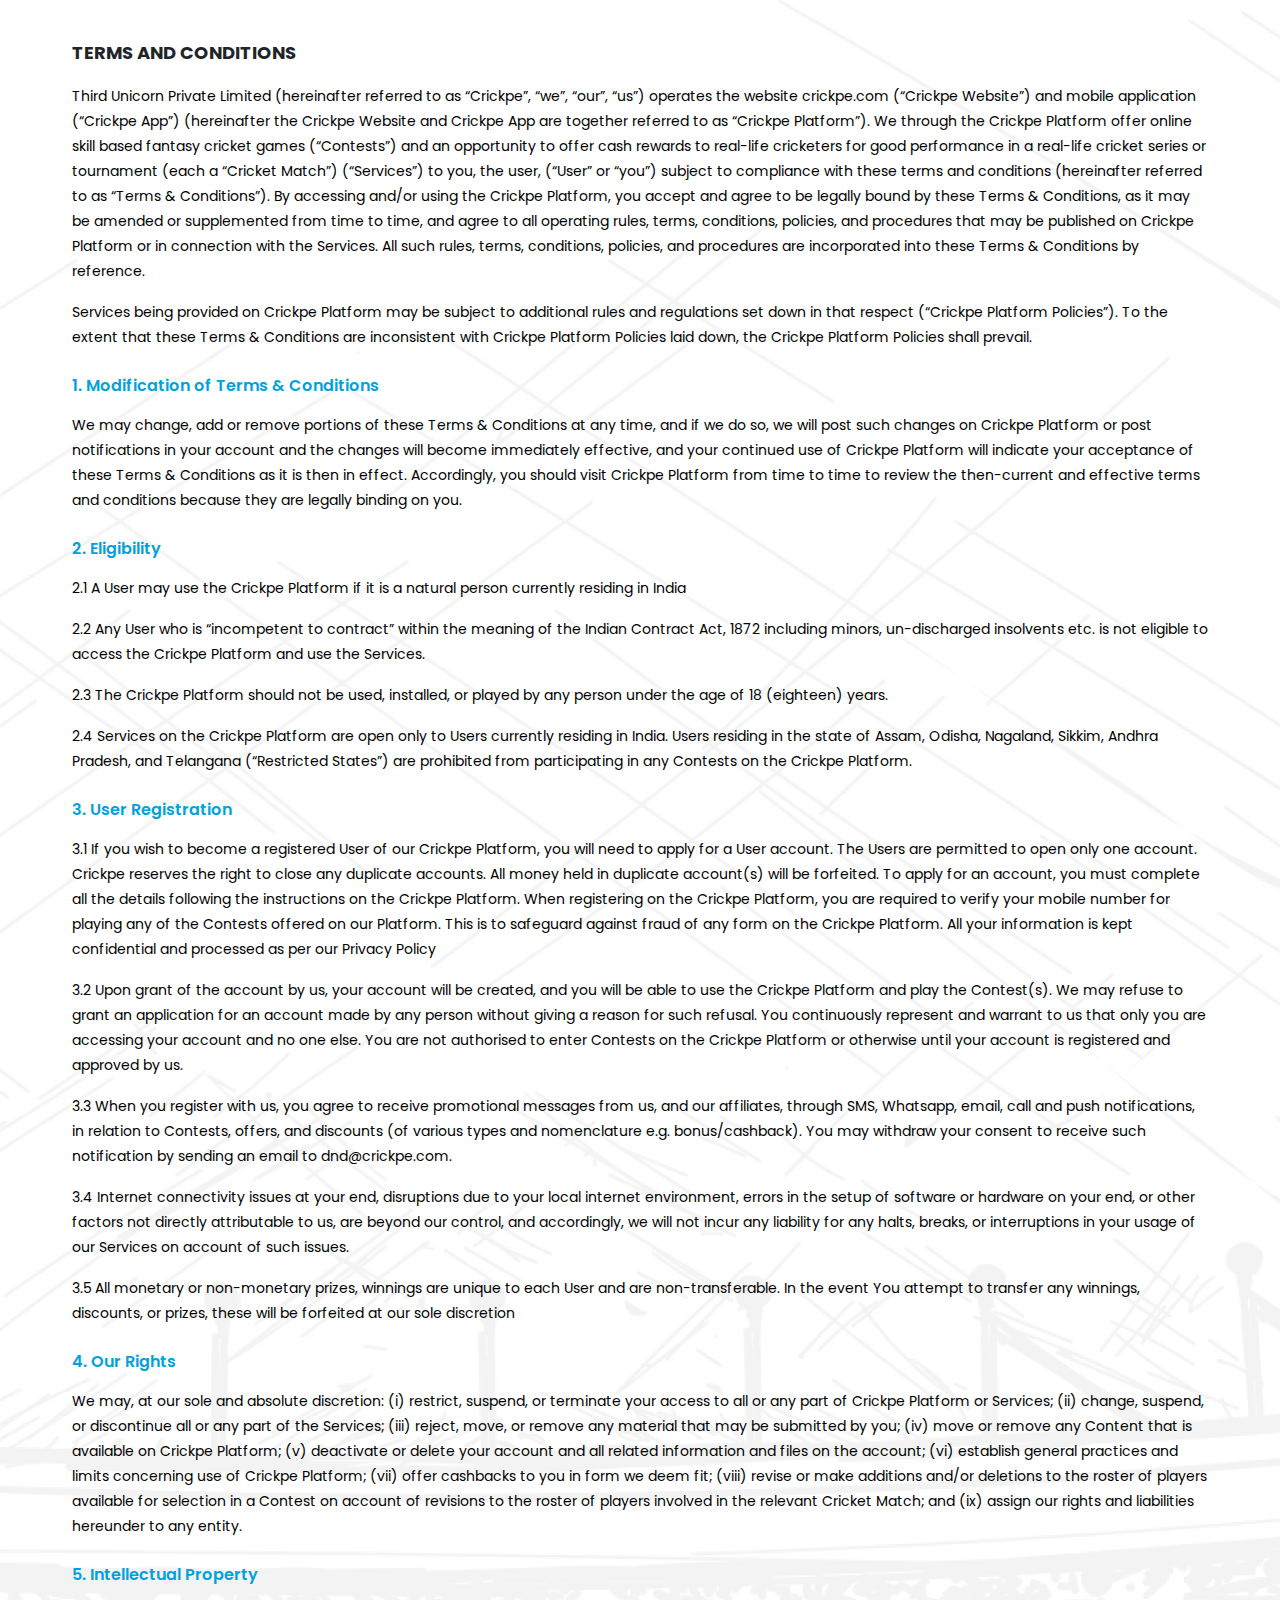
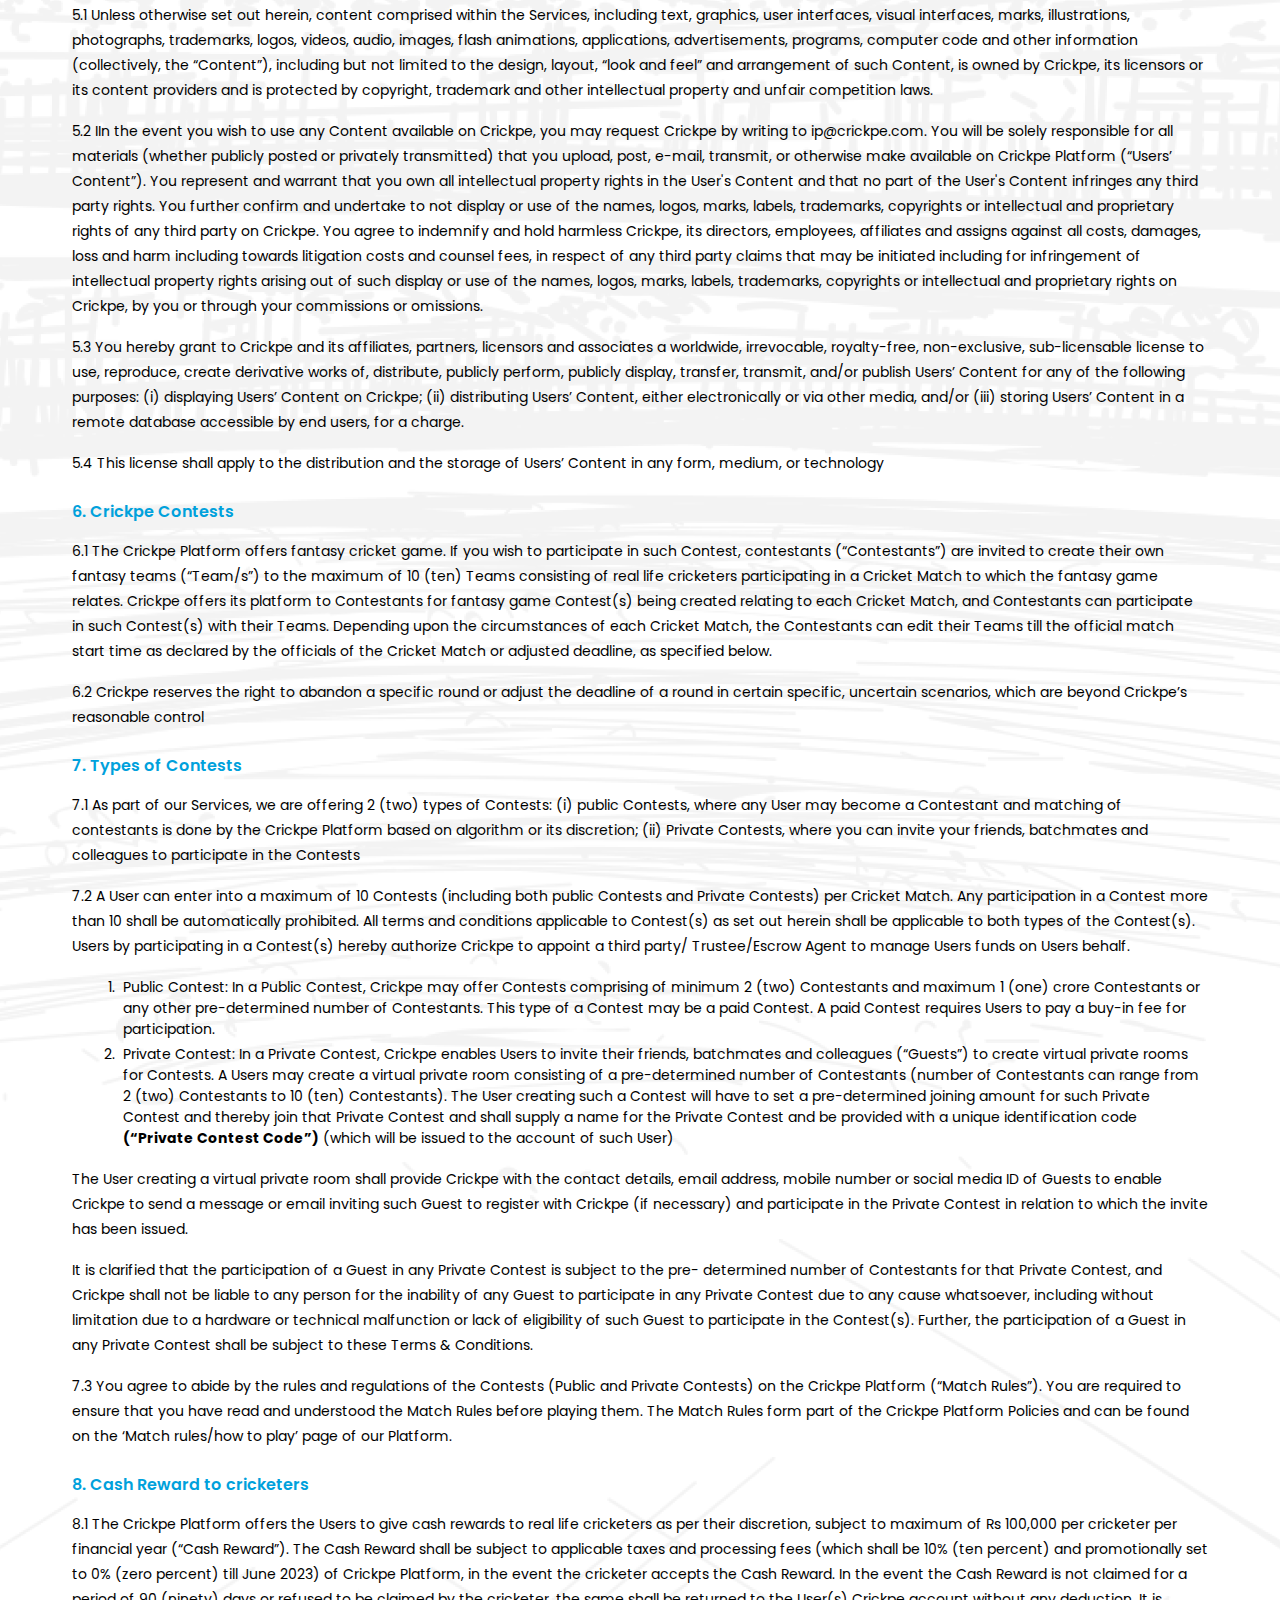
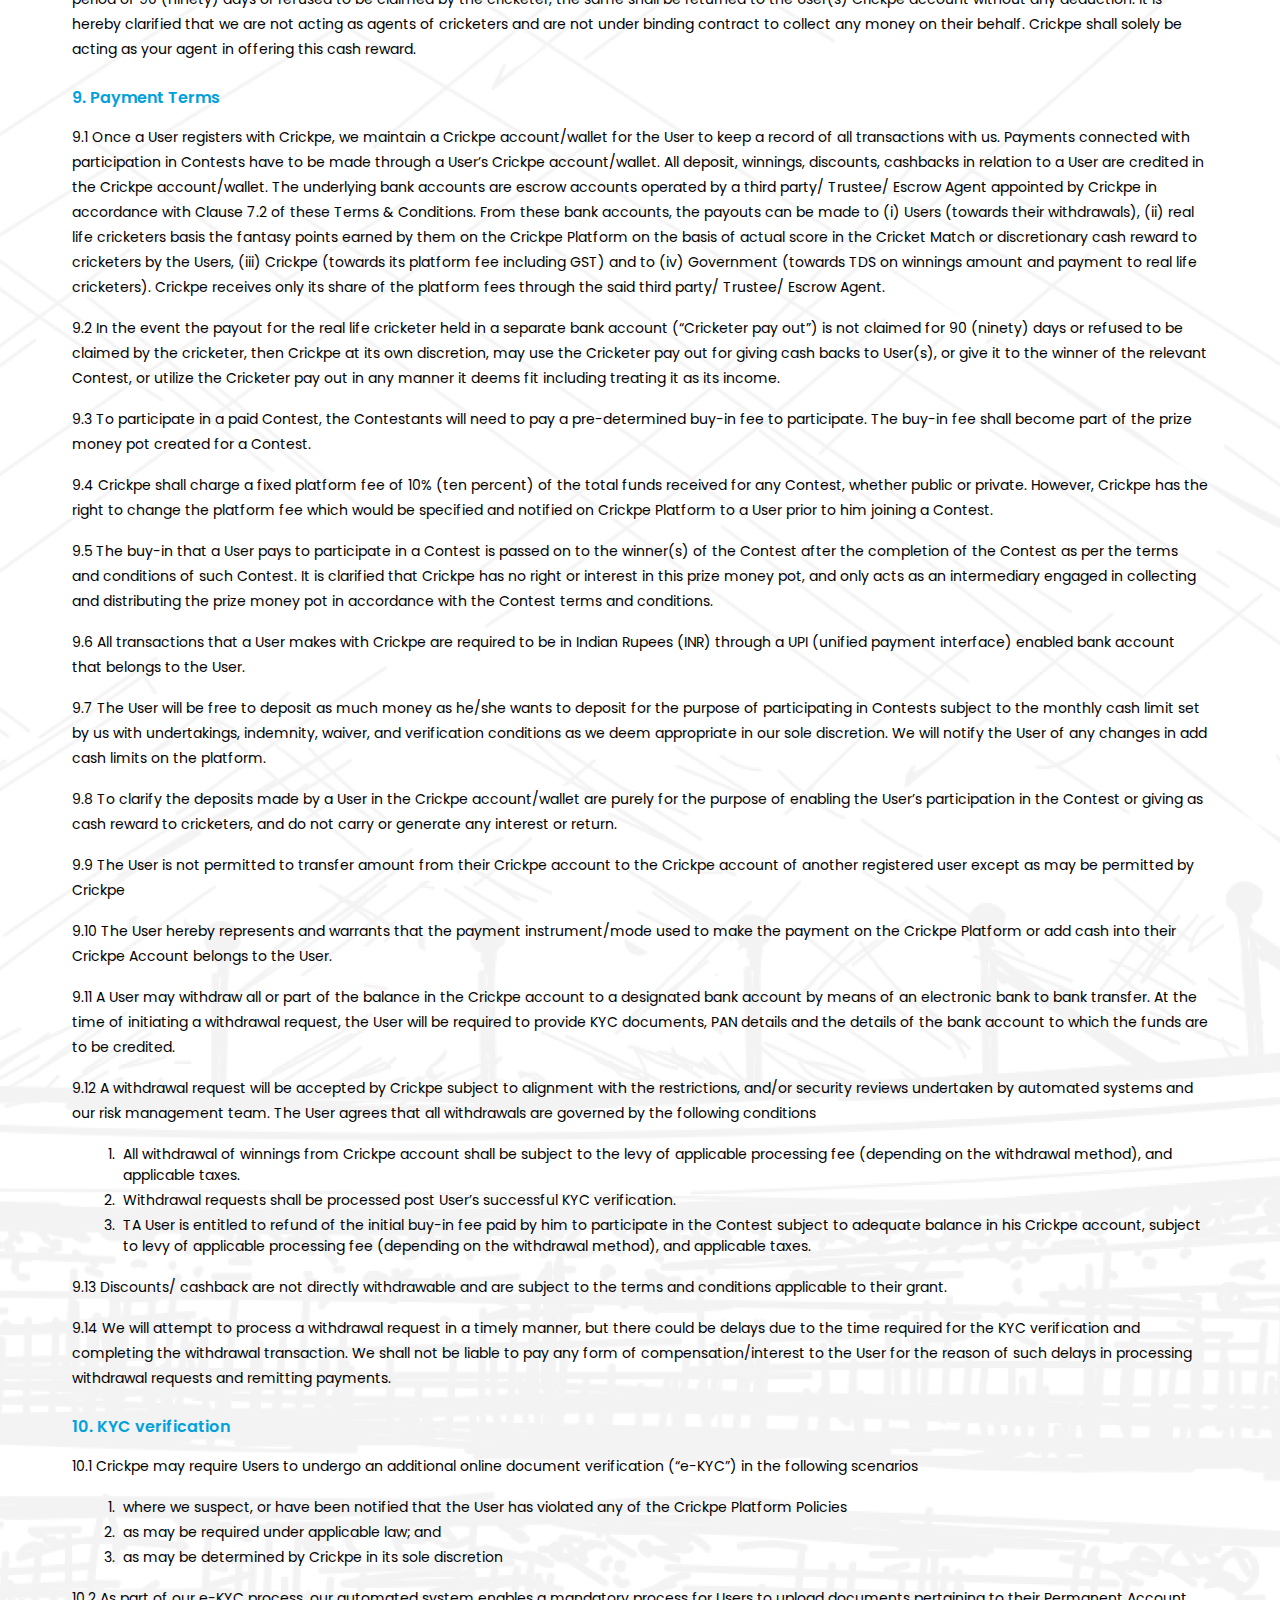
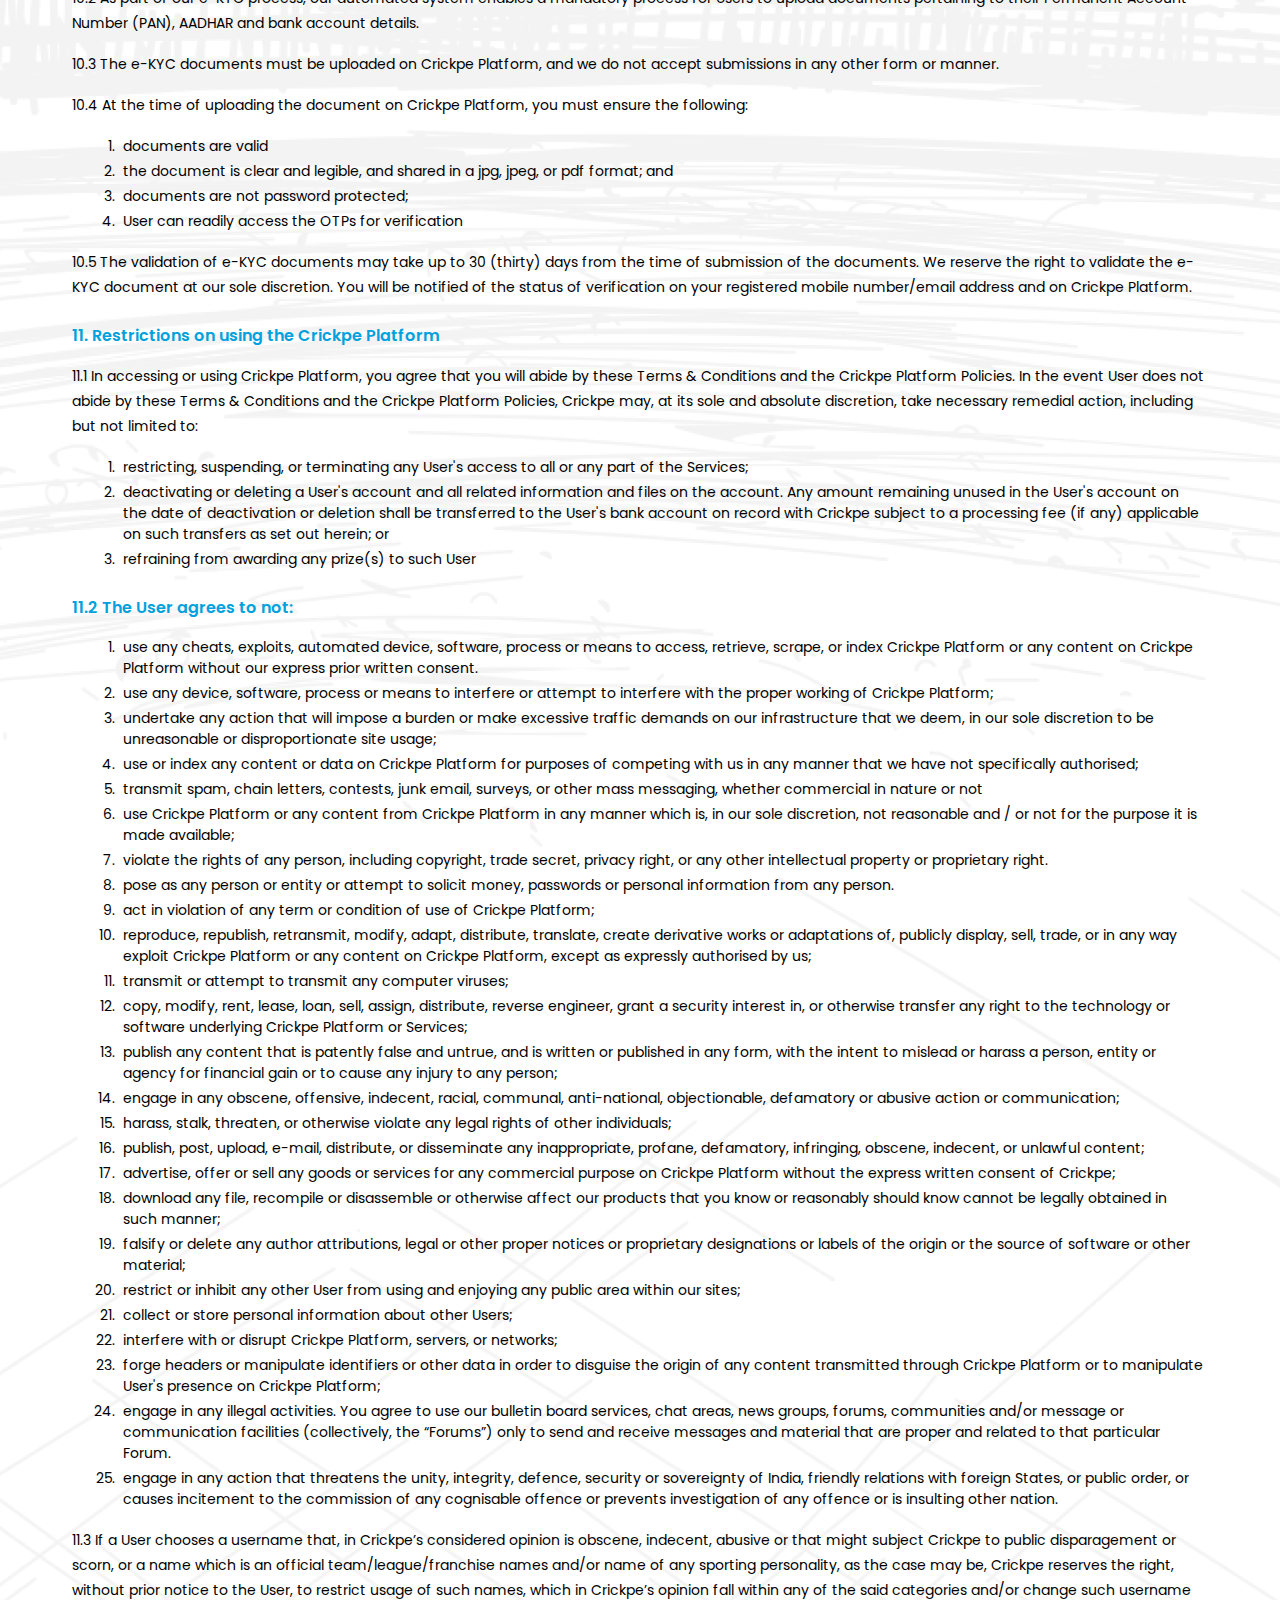
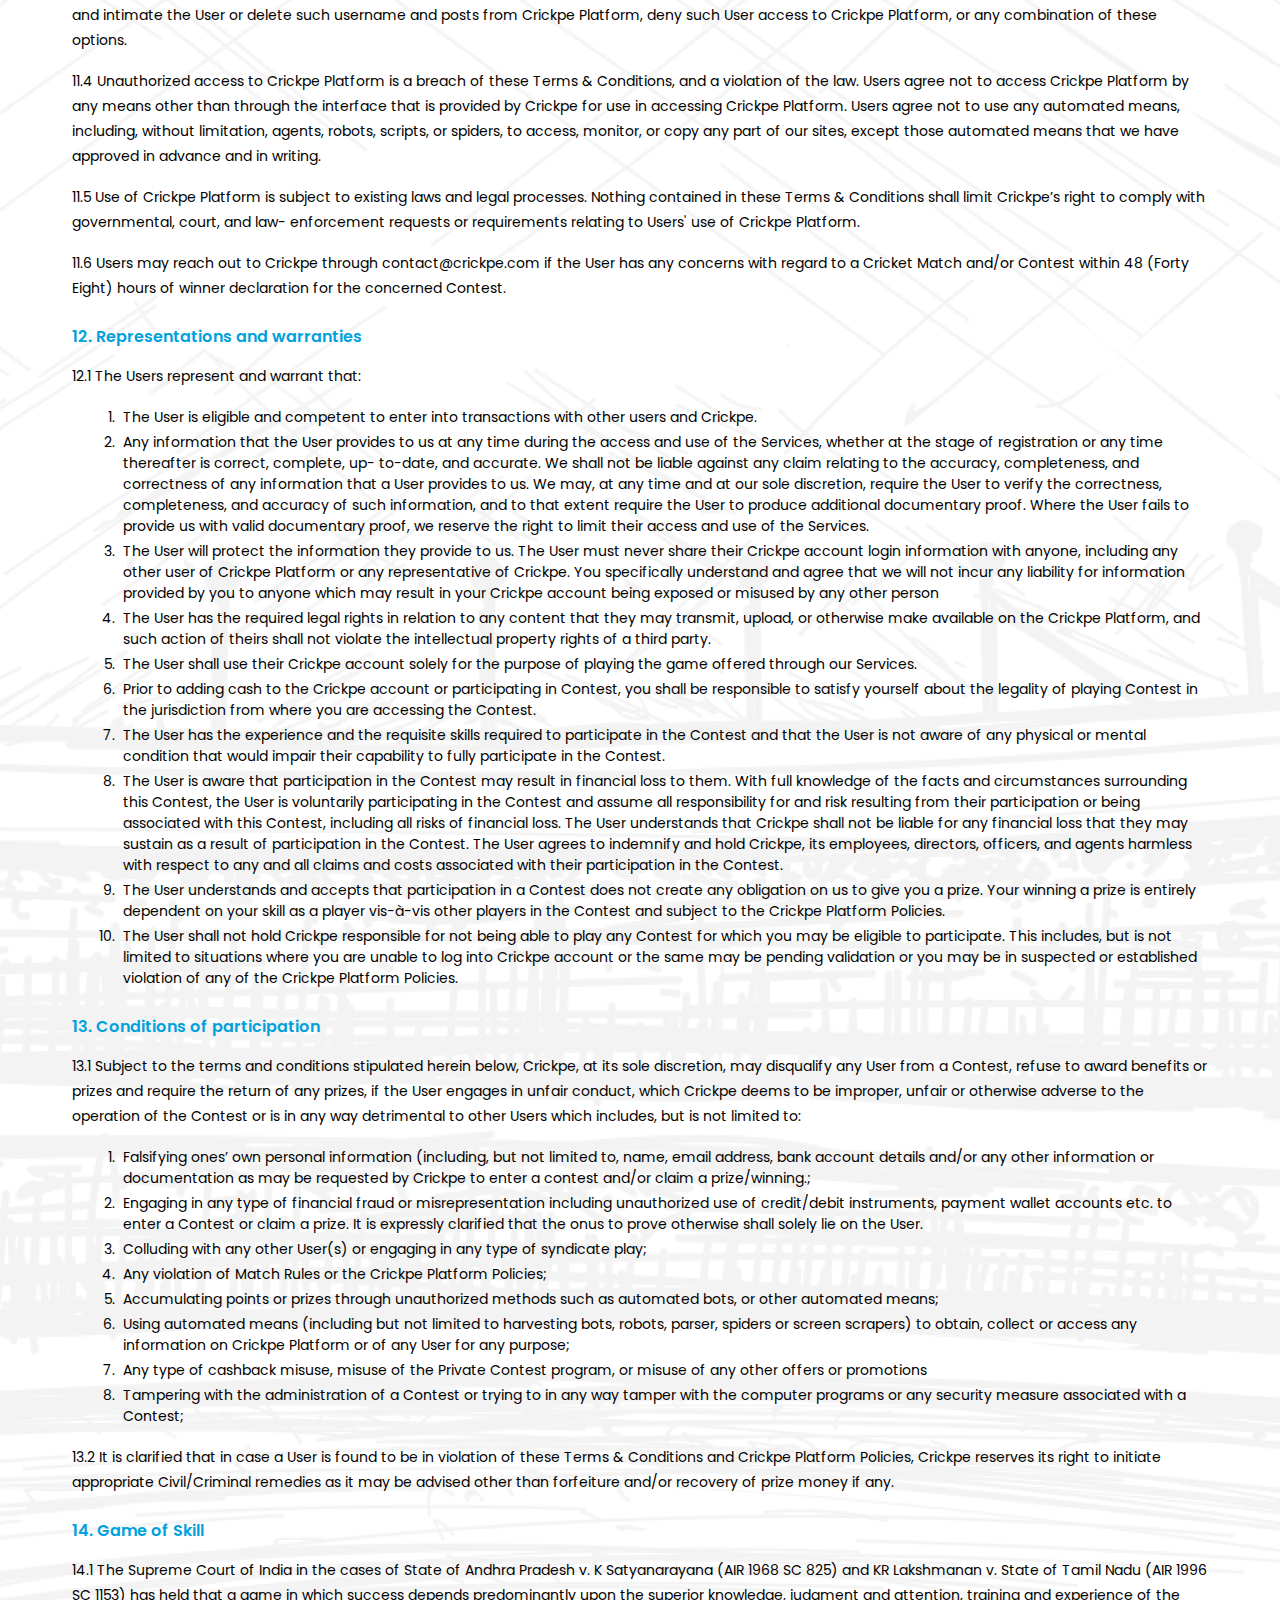
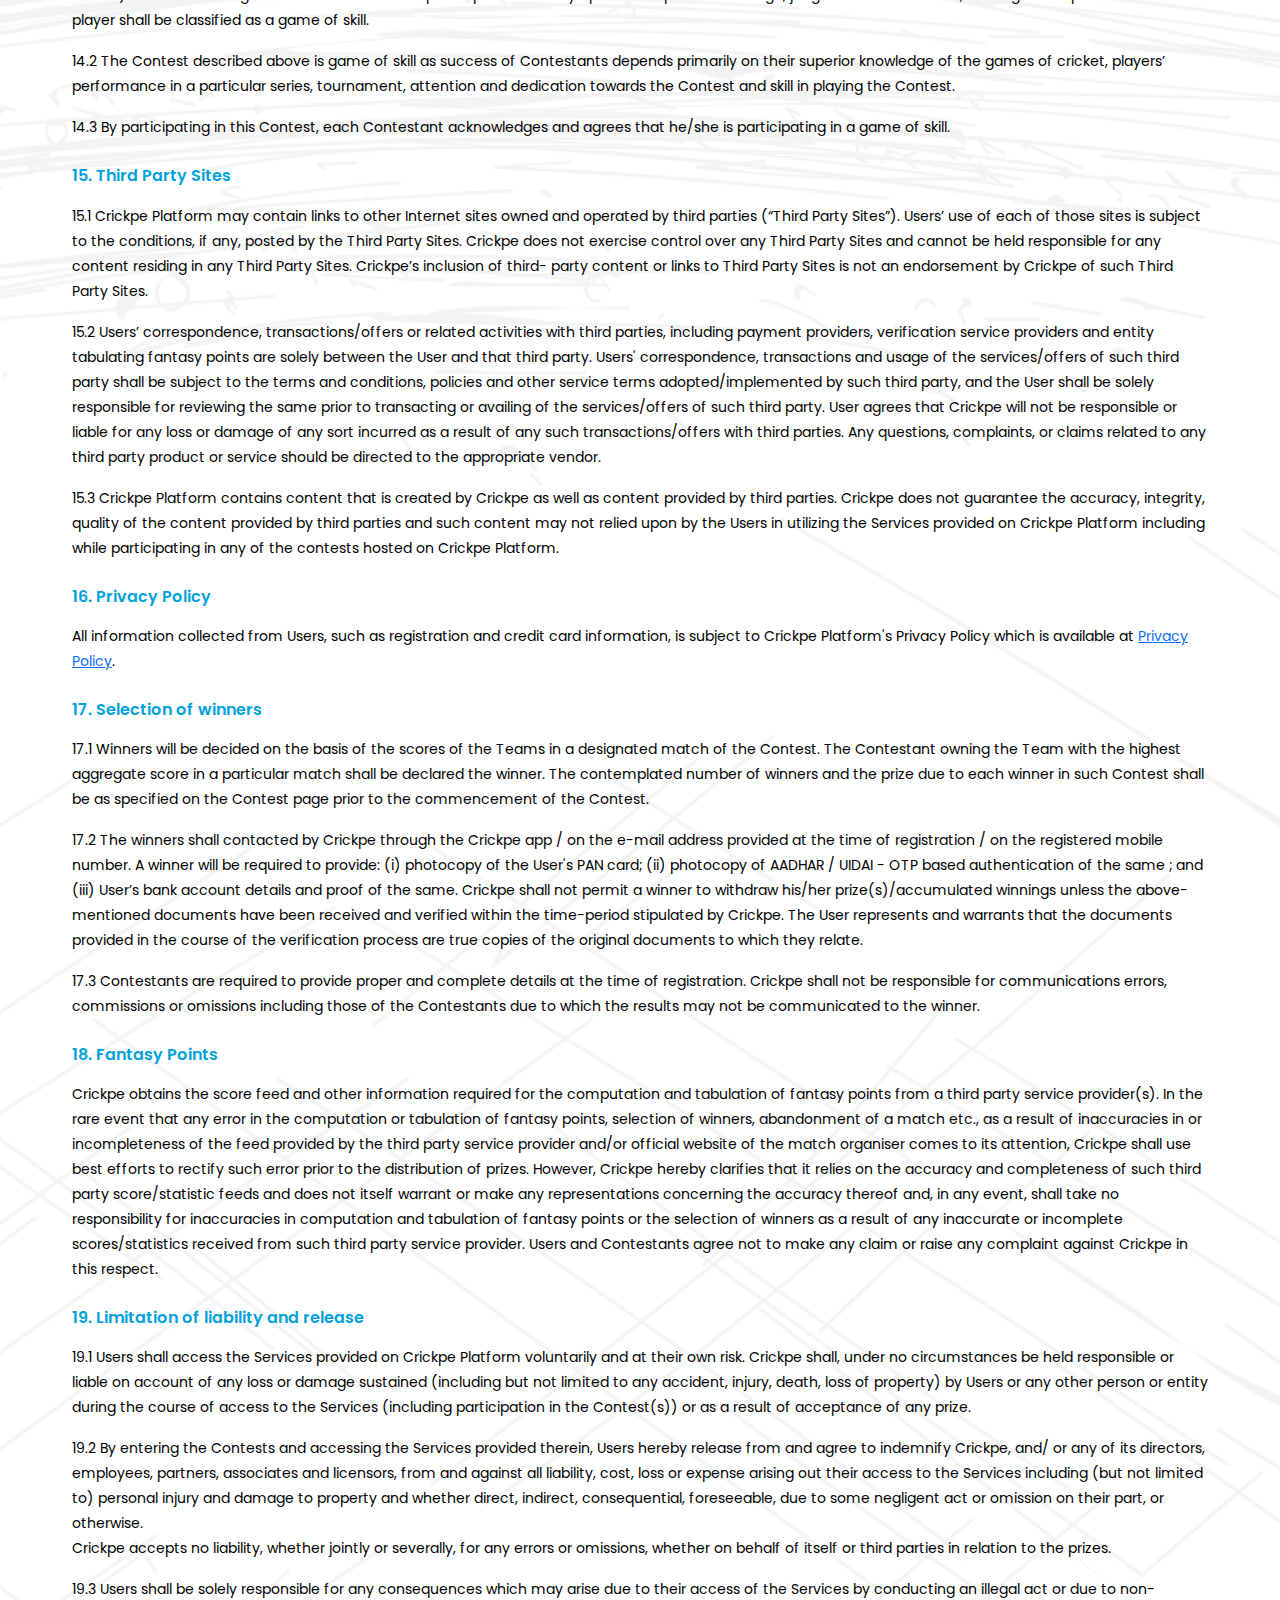
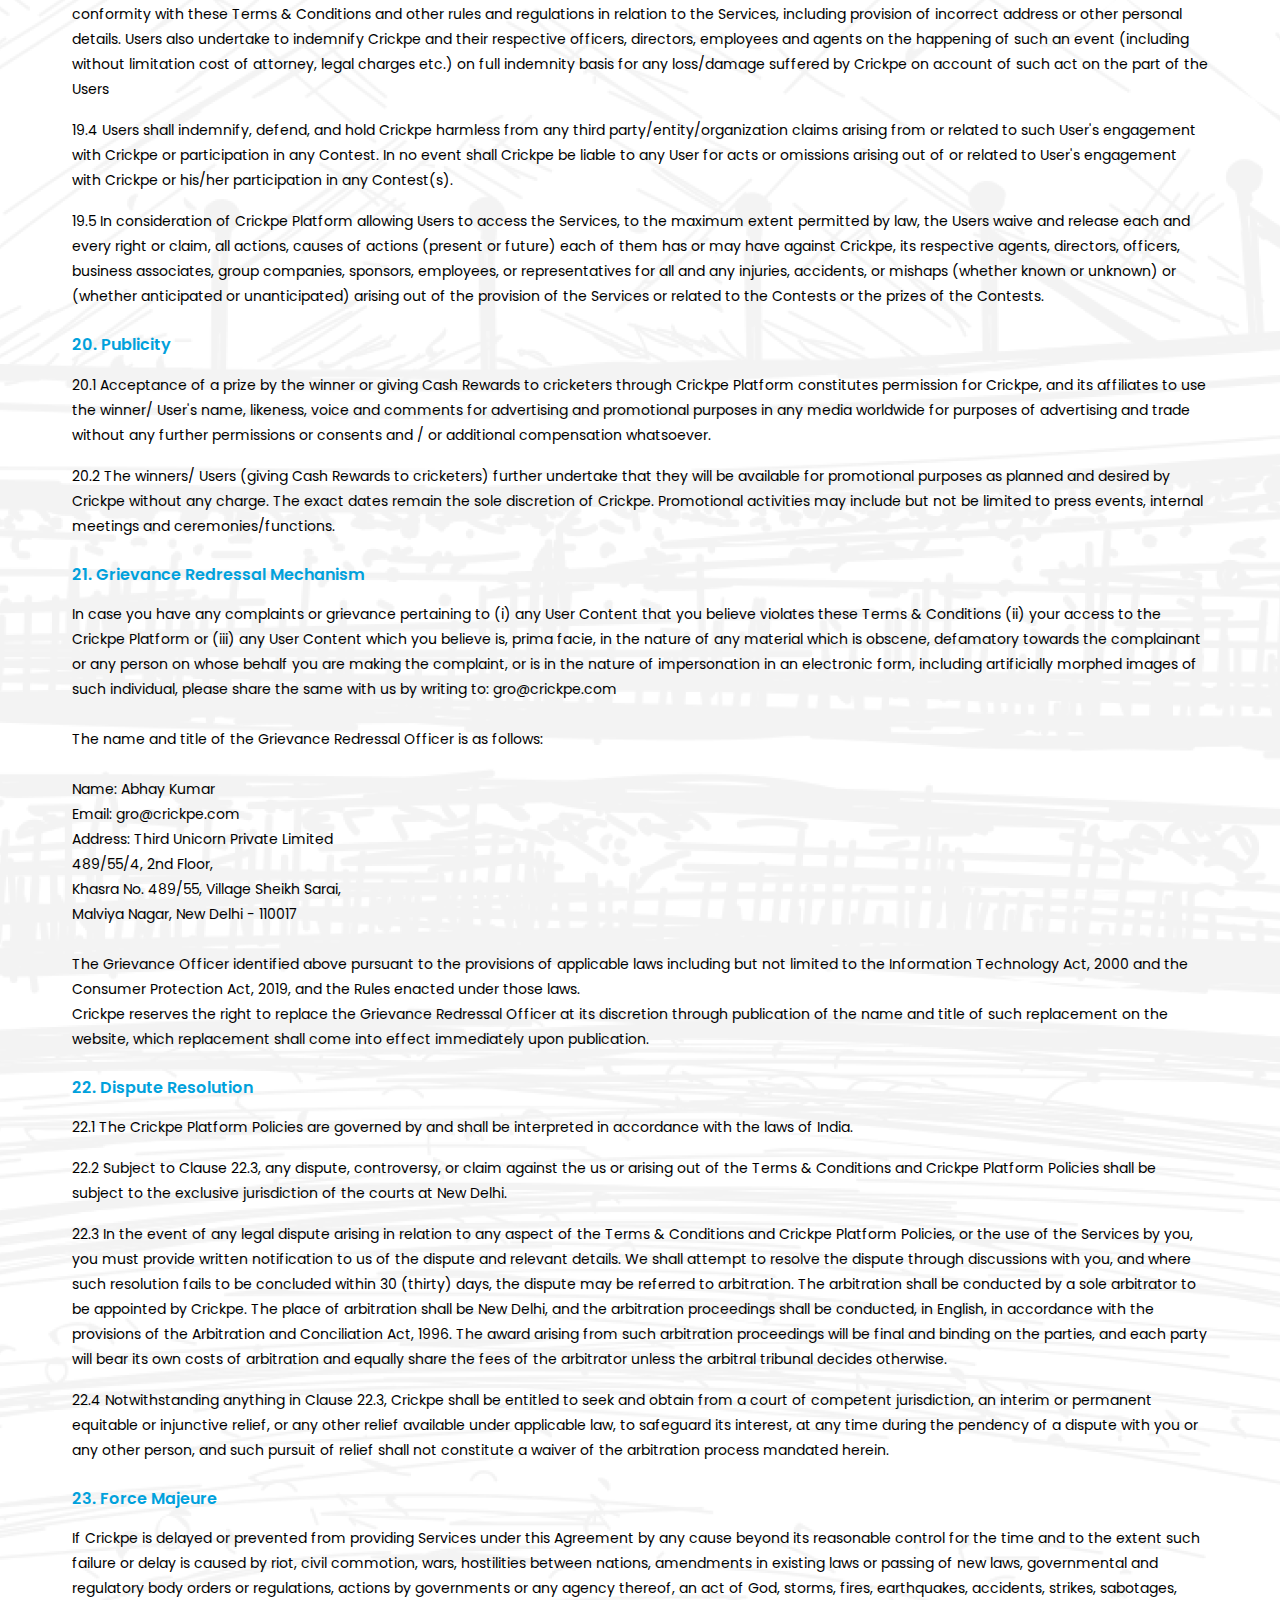
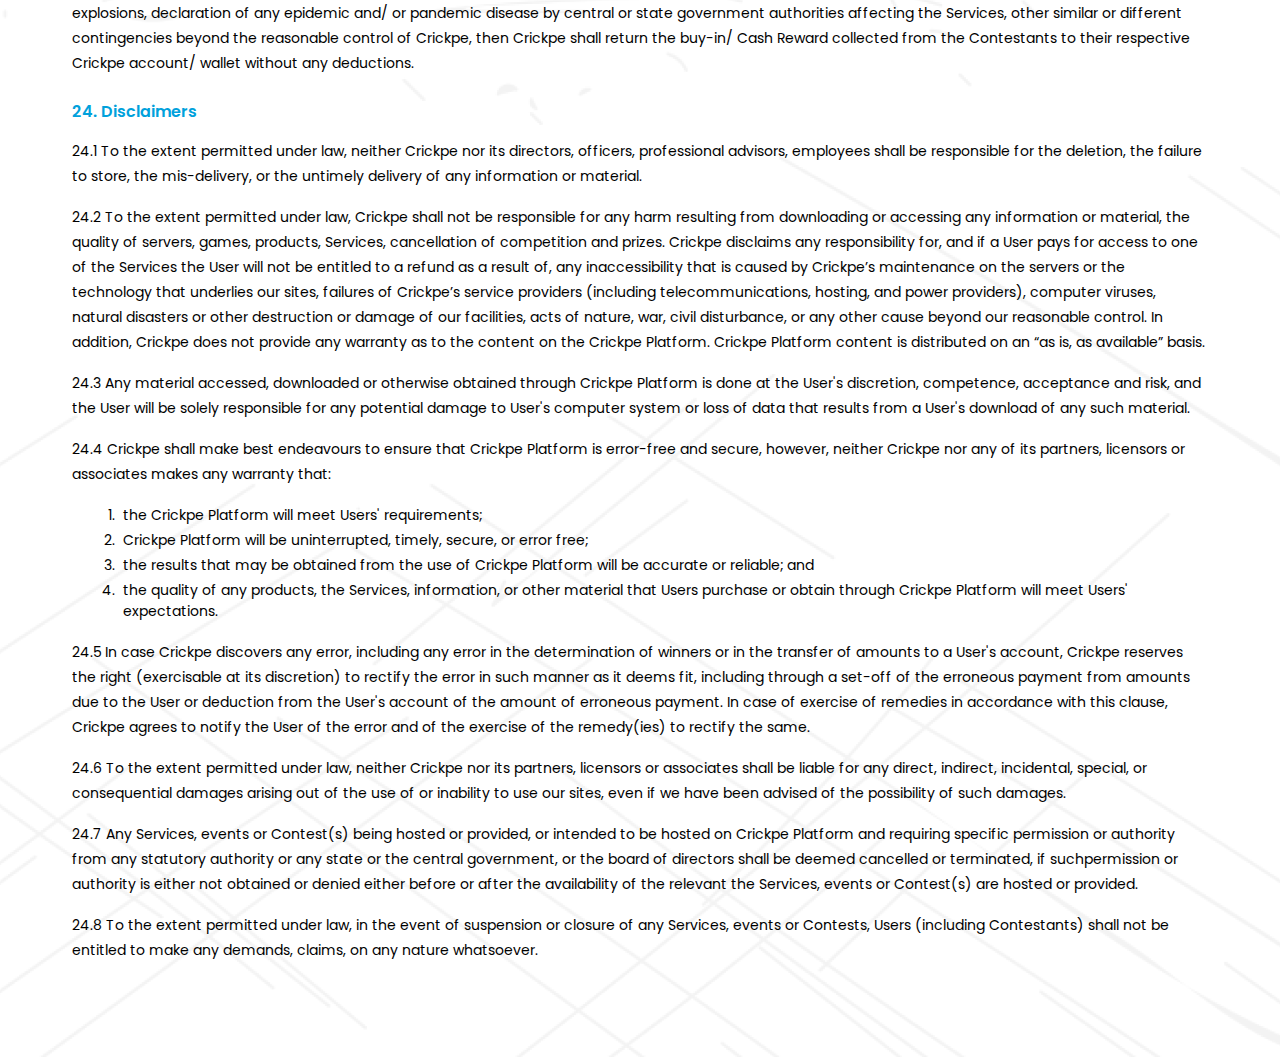
<file: terms.html>
<!DOCTYPE html>
<html lang="en">

<head>
<meta charset="UTF-8">
<meta name="description" content="Free Web tutorials">
<meta name="keywords" content="HTML,CSS,XML,JavaScript">
<meta name="author" content="John Doe">
<meta name="viewport" content="width=device-width, initial-scale=1.0">
<title>Crickpe</title>
<link rel="stylesheet"
	href="https://cdnjs.cloudflare.com/ajax/libs/font-awesome/5.15.2/css/all.min.css">
<style>
@import
	url('https://fonts.googleapis.com/css2?family=Poppins:wght@100;200;300;400;500;600;700;800;900&display=swap')
	;
</style>
<link rel="stylesheet" href="assets/css/bootstrap.min.css">
<link rel="stylesheet" href="assets/fonts/stylesheet.css">
<link rel="stylesheet" href="assets/css/style.css">
<link rel="stylesheet" href="assets/css/slick.css">
<link rel="stylesheet" href="assets/css/responsive.css">
<style>
.privacy-page {
	padding: 30px 0;
}
</style>
</head>

<body>
<!-- 
	<header>
		<div class="top-header">

			<div class="main-header ">
				<div class="container">
					<nav
						class="navbar navbar-expand-lg navbar-light bg-light sticky-top">
						<div class="container-fluid">
							<a class="navbar-brand" href="https://crickpe.com"><img
								src="assets/images/svg/logo.svg" alt="" /></a>
							<button class="navbar-toggler" type="button"
								data-bs-toggle="collapse"
								data-bs-target="#navbarSupportedContent"
								aria-controls="navbarSupportedContent" aria-expanded="false"
								aria-label="Toggle navigation">
								<span class="navbar-toggler-icon"></span>
							</button>
							<div class="collapse navbar-collapse" id="navbarSupportedContent">
								<ul class="navbar-nav me-auto mb-2 mb-lg-0">
									<li class="nav-item"><a aria-label="reflink" class="nav-link"
										aria-current="page" href="https://crickpe.com">home </a></li>
									<li class="nav-item"><a aria-label="reflink" class="nav-link"
										aria-current="page" href="https://crickpe.com/about">About Us </a></li>
									<li class="nav-item">
                                    <a aria-label="reflink" class="nav-link" href="#">Download App</a>
                                </li>
                                <li class="nav-item">
                                    <a aria-label="reflink" class="nav-link" href="#">FAQs</a>
                                </li>
                                <li class="nav-item">
                                    <a aria-label="reflink" class="nav-link" href="#">HOW TO PLAY</a>
                                </li> 

									<li class="nav-item"><a aria-label="reflink" class="nav-link"
										href="https://crickpe.com/point">POINT SYSTEM</a></li>
								</ul>

							</div>
						</div>
					</nav>
				</div>
			</div>
	
	</header>-->
	<!-- <section class="banner-mian inner-banner">
		<div class="container">
			<h1>Point System</h1> 
		</div>
	</section>-->
	<div class="privacy-page">
		<div class="container">
			<h2>Terms and Conditions</h2>
			<p>
Third Unicorn Private Limited (hereinafter referred to as “Crickpe”, “we”, “our”, “us”) operates the
website crickpe.com (“Crickpe Website”) and mobile application (“Crickpe App”) (hereinafter the
Crickpe Website and Crickpe App are together referred to as “Crickpe Platform”). We through the
Crickpe Platform offer online skill based fantasy cricket games (“Contests”) and an opportunity to offer
cash rewards to real-life cricketers for good performance in a real-life cricket series or tournament (each a
“Cricket Match”) (“Services”) to you, the user, (“User” or “you”) subject to compliance with these terms
and conditions (hereinafter referred to as “Terms & Conditions”). By accessing and/or using the Crickpe
Platform, you accept and agree to be legally bound by these Terms & Conditions, as it may be amended or
supplemented from time to time, and agree to all operating rules, terms, conditions, policies, and procedures
that may be published on Crickpe Platform or in connection with the Services. All such rules, terms,
conditions, policies, and procedures are incorporated into these Terms & Conditions by reference.</p>

			<p>Services being provided on Crickpe Platform may be subject to additional rules and regulations set down
in that respect (“Crickpe Platform Policies”). To the extent that these Terms & Conditions are inconsistent
with Crickpe Platform Policies laid down, the Crickpe Platform Policies shall prevail.</p>

			<h5>1. Modification of Terms & Conditions</h5>
			<p>We may change, add or remove portions of these Terms & Conditions at any time, and if we do so,
we will post such changes on Crickpe Platform or post notifications in your account and the changes
will become immediately effective, and your continued use of Crickpe Platform will indicate your
acceptance of these Terms & Conditions as it is then in effect. Accordingly, you should visit
Crickpe Platform from time to time to review the then-current and effective terms and conditions
because they are legally binding on you.</p>

			<h5>2. Eligibility</h5>
			<p>2.1 A User may use the Crickpe Platform if it is a natural person currently residing in India</p>
			<p>2.2 Any User who is “incompetent to contract” within the meaning of the Indian Contract Act, 1872
including minors, un-discharged insolvents etc. is not eligible to access the Crickpe Platform and
use the Services.</p>
			<p>2.3 The Crickpe Platform should not be used, installed, or played by any person under the age of 18
(eighteen) years.</p>
			<p>
				2.4 Services on the Crickpe Platform are open only to Users currently residing in India. Users residing
in the state of Assam, Odisha, Nagaland, Sikkim, Andhra Pradesh, and Telangana (“Restricted
States”) are prohibited from participating in any Contests on the Crickpe Platform.
			</p>

			<h5>3. User Registration</h5>
			<p>3.1 If you wish to become a registered User of our Crickpe Platform, you will need to apply for a User
account. The Users are permitted to open only one account. Crickpe reserves the right to close any
duplicate accounts. All money held in duplicate account(s) will be forfeited. To apply for an
account, you must complete all the details following the instructions on the Crickpe Platform. When
registering on the Crickpe Platform, you are required to verify your mobile number for playing any of the Contests offered on our Platform. This is to safeguard against fraud of any form on the
Crickpe Platform. All your information is kept confidential and processed as per our Privacy Policy

</p>
			<p>3.2 Upon grant of the account by us, your account will be created, and you will be able to use the
Crickpe Platform and play the Contest(s). We may refuse to grant an application for an account
made by any person without giving a reason for such refusal. You continuously represent and
warrant to us that only you are accessing your account and no one else. You are not authorised to
enter Contests on the Crickpe Platform or otherwise until your account is registered and approved
by us.</p>
			<p>3.3 When you register with us, you agree to receive promotional messages from us, and our affiliates,
through SMS, Whatsapp, email, call and push notifications, in relation to Contests, offers, and
discounts (of various types and nomenclature e.g. bonus/cashback). You may withdraw your
consent to receive such notification by sending an email to dnd@crickpe.com.</p>


			<p>3.4 Internet connectivity issues at your end, disruptions due to your local internet environment, errors
in the setup of software or hardware on your end, or other factors not directly attributable to us, are
beyond our control, and accordingly, we will not incur any liability for any halts, breaks, or
interruptions in your usage of our Services on account of such issues.</p>

			<p>3.5 All monetary or non-monetary prizes, winnings are unique to each User and are non-transferable.
In the event You attempt to transfer any winnings, discounts, or prizes, these will be forfeited at
our sole discretion</p>

			<h5>4. Our Rights</h5>
			<p>We may, at our sole and absolute discretion: (i) restrict, suspend, or terminate your access to all or
any part of Crickpe Platform or Services; (ii) change, suspend, or discontinue all or any part of the
Services; (iii) reject, move, or remove any material that may be submitted by you; (iv) move or
remove any Content that is available on Crickpe Platform; (v) deactivate or delete your account and
all related information and files on the account; (vi) establish general practices and limits
concerning use of Crickpe Platform; (vii) offer cashbacks to you in form we deem fit; (viii) revise
or make additions and/or deletions to the roster of players available for selection in a Contest on
account of revisions to the roster of players involved in the relevant Cricket Match; and (ix) assign
our rights and liabilities hereunder to any entity.</p>



			<h5>5. Intellectual Property</h5>
			<p>5.1 Unless otherwise set out herein, content comprised within the Services, including text, graphics,
user interfaces, visual interfaces, marks, illustrations, photographs, trademarks, logos, videos,
audio, images, flash animations, applications, advertisements, programs, computer code and other
information (collectively, the “Content”), including but not limited to the design, layout, “look and
feel” and arrangement of such Content, is owned by Crickpe, its licensors or its content providers
and is protected by copyright, trademark and other intellectual property and unfair competition
laws.</p>
			<p>5.2 IIn the event you wish to use any Content available on Crickpe, you may request Crickpe by writing
to ip@crickpe.com. You will be solely responsible for all materials (whether publicly posted or
privately transmitted) that you upload, post, e-mail, transmit, or otherwise make available on
Crickpe Platform (“Users’ Content”). You represent and warrant that you own all intellectual
property rights in the User's Content and that no part of the User's Content infringes any third party
rights. You further confirm and undertake to not display or use of the names, logos, marks, labels,
trademarks, copyrights or intellectual and proprietary rights of any third party on Crickpe. You
agree to indemnify and hold harmless Crickpe, its directors, employees, affiliates and assigns
against all costs, damages, loss and harm including towards litigation costs and counsel fees, in
respect of any third party claims that may be initiated including for infringement of intellectual
property rights arising out of such display or use of the names, logos, marks, labels, trademarks,
copyrights or intellectual and proprietary rights on Crickpe, by you or through your commissions
or omissions.</p>
			<p>5.3 You hereby grant to Crickpe and its affiliates, partners, licensors and associates a worldwide,
irrevocable, royalty-free, non-exclusive, sub-licensable license to use, reproduce, create derivative
works of, distribute, publicly perform, publicly display, transfer, transmit, and/or publish Users’
Content for any of the following purposes: (i) displaying Users’ Content on Crickpe; (ii)
distributing Users’ Content, either electronically or via other media, and/or (iii) storing Users’
Content in a remote database accessible by end users, for a charge.</p>
			<p>5.4 This license shall apply to the distribution and the storage of Users’ Content in any form, medium,
or technology</p>

			<h5>6. Crickpe Contests</h5>
			<p>6.1 The Crickpe Platform offers fantasy cricket game. If you wish to participate in such Contest,
contestants (“Contestants”) are invited to create their own fantasy teams (“Team/s”) to the
maximum of 10 (ten) Teams consisting of real life cricketers participating in a Cricket Match to
which the fantasy game relates. Crickpe offers its platform to Contestants for fantasy game
Contest(s) being created relating to each Cricket Match, and Contestants can participate in such
Contest(s) with their Teams. Depending upon the circumstances of each Cricket Match, the
Contestants can edit their Teams till the official match start time as declared by the officials of the
Cricket Match or adjusted deadline, as specified below.</p>
			<p> 6.2 Crickpe reserves the right to abandon a specific round or adjust the deadline of a round in certain
specific, uncertain scenarios, which are beyond Crickpe’s reasonable control</p>


			<h5>7. Types of Contests</h5>
			<p>7.1 As part of our Services, we are offering 2 (two) types of Contests: (i) public Contests, where any
User may become a Contestant and matching of contestants is done by the Crickpe Platform based
on algorithm or its discretion; (ii) Private Contests, where you can invite your friends, batchmates
and colleagues to participate in the Contests</p>
			<p>7.2  A User can enter into a maximum of 10 Contests (including both public Contests and Private
Contests) per Cricket Match. Any participation in a Contest more than 10 shall be automatically
prohibited. All terms and conditions applicable to Contest(s) as set out herein shall be applicable to
both types of the Contest(s). Users by participating in a Contest(s) hereby authorize Crickpe to
appoint a third party/ Trustee/Escrow Agent to manage Users funds on Users behalf.</p>
			<ul>
				<li>Public Contest: In a Public Contest, Crickpe may offer Contests comprising of minimum 2
(two) Contestants and maximum 1 (one) crore Contestants or any other pre-determined
number of Contestants. This type of a Contest may be a paid Contest. A paid Contest
requires Users to pay a buy-in fee for participation.</li>

				<li>Private Contest: In a Private Contest, Crickpe enables Users to invite their friends,
batchmates and colleagues (“Guests”) to create virtual private rooms for Contests. A Users
may create a virtual private room consisting of a pre-determined number of Contestants
(number of Contestants can range from 2 (two) Contestants to 10 (ten) Contestants). The
User creating such a Contest will have to set a pre-determined joining amount for such
Private Contest and thereby join that Private Contest and shall supply a name for the Private
Contest and be provided with a unique identification code <b>(“Private Contest Code”)</b>
(which will be issued to the account of such User)
				</li>
			</ul>
			<p>The User creating a virtual private room shall provide Crickpe with the contact details,
email address, mobile number or social media ID of Guests to enable Crickpe to send a
message or email inviting such Guest to register with Crickpe (if necessary) and participate
in the Private Contest in relation to which the invite has been issued.</p>
			<p>It is clarified that the participation of a Guest in any Private Contest is subject to the pre-
determined number of Contestants for that Private Contest, and Crickpe shall not be liable
to any person for the inability of any Guest to participate in any Private Contest due to any
cause whatsoever, including without limitation due to a hardware or technical malfunction
or lack of eligibility of such Guest to participate in the Contest(s). Further, the participation
of a Guest in any Private Contest shall be subject to these Terms & Conditions.</p>

			<p>
				7.3 You agree to abide by the rules and regulations of the Contests (Public and Private Contests) on
the Crickpe Platform (“Match Rules”). You are required to ensure that you have read and
understood the Match Rules before playing them. The Match Rules form part of the Crickpe
Platform Policies and can be found on the ‘Match rules/how to play’ page of our Platform.
			</p>




			<h5>8. Cash Reward to cricketers</h5>
			<p>8.1 The Crickpe Platform offers the Users to give cash rewards to real life cricketers as per their
discretion, subject to maximum of Rs 100,000 per cricketer per financial year (“Cash Reward”).
The Cash Reward shall be subject to applicable taxes and processing fees (which shall be 10% (ten
percent) and promotionally set to 0% (zero percent) till June 2023) of Crickpe Platform, in the
event the cricketer accepts the Cash Reward. In the event the Cash Reward is not claimed for a
period of 90 (ninety) days or refused to be claimed by the cricketer, the same shall be returned to
the User(s) Crickpe account without any deduction. It is hereby clarified that we are not acting as
agents of cricketers and are not under binding contract to collect any money on their behalf. Crickpe
shall solely be acting as your agent in offering this cash reward.</p>
			
			<h5>9. Payment Terms</h5>
			<p>9.1 Once a User registers with Crickpe, we maintain a Crickpe account/wallet for the User to keep a
record of all transactions with us. Payments connected with participation in Contests have to be
made through a User’s Crickpe account/wallet. All deposit, winnings, discounts, cashbacks in
relation to a User are credited in the Crickpe account/wallet. The underlying bank accounts are
escrow accounts operated by a third party/ Trustee/ Escrow Agent appointed by Crickpe in
accordance with Clause 7.2 of these Terms & Conditions. From these bank accounts, the payouts
can be made to (i) Users (towards their withdrawals), (ii) real life cricketers basis the fantasy points
earned by them on the Crickpe Platform on the basis of actual score in the Cricket Match or
discretionary cash reward to cricketers by the Users, (iii) Crickpe (towards its platform fee
including GST) and to (iv) Government (towards TDS on winnings amount and payment to real
life cricketers). Crickpe receives only its share of the platform fees through the said third party/
Trustee/ Escrow Agent.</p>
			
			<p>9.2 In the event the payout for the real life cricketer held in a separate bank account (“Cricketer pay
out”) is not claimed for 90 (ninety) days or refused to be claimed by the cricketer, then Crickpe at
its own discretion, may use the Cricketer pay out for giving cash backs to User(s), or give it to the
winner of the relevant Contest, or utilize the Cricketer pay out in any manner it deems fit including
treating it as its income.</p>
			<p>9.3 To participate in a paid Contest, the Contestants will need to pay a pre-determined buy-in fee to
participate. The buy-in fee shall become part of the prize money pot created for a Contest.</p>
			
			<p>9.4 Crickpe shall charge a fixed platform fee of 10% (ten percent) of the total funds received for any
Contest, whether public or private. However, Crickpe has the right to change the platform fee which
would be specified and notified on Crickpe Platform to a User prior to him joining a Contest.</p>
			<p>9.5 The buy-in that a User pays to participate in a Contest is passed on to the winner(s) of the Contest
after the completion of the Contest as per the terms and conditions of such Contest. It is clarified
that Crickpe has no right or interest in this prize money pot, and only acts as an intermediary
engaged in collecting and distributing the prize money pot in accordance with the Contest terms
and conditions.</p>
			<p>9.6 All transactions that a User makes with Crickpe are required to be in Indian Rupees (INR) through
a UPI (unified payment interface) enabled bank account that belongs to the User.</p>
			
			<p>9.7 The User will be free to deposit as much money as he/she wants to deposit for the purpose of
participating in Contests subject to the monthly cash limit set by us with undertakings, indemnity,
waiver, and verification conditions as we deem appropriate in our sole discretion. We will notify
the User of any changes in add cash limits on the platform.</p>
			
			<p>9.8 To clarify the deposits made by a User in the Crickpe account/wallet are purely for the purpose of
enabling the User’s participation in the Contest or giving as cash reward to cricketers, and do not
carry or generate any interest or return.</p>
			<p>9.9 The User is not permitted to transfer amount from their Crickpe account to the Crickpe account of
another registered user except as may be permitted by Crickpe</p>
			<p>9.10 The User hereby represents and warrants that the payment instrument/mode used to make the
payment on the Crickpe Platform or add cash into their Crickpe Account belongs to the User.</p>
<p>9.11 A User may withdraw all or part of the balance in the Crickpe account to a designated bank account
by means of an electronic bank to bank transfer. At the time of initiating a withdrawal request, the
User will be required to provide KYC documents, PAN details and the details of the bank account
to which the funds are to be credited.</p>

			<p>9.12 A withdrawal request will be accepted by Crickpe subject to alignment with the restrictions, and/or
security reviews undertaken by automated systems and our risk management team. The User agrees
that all withdrawals are governed by the following conditions</p>
			<ul>
				<li>All withdrawal of winnings from Crickpe account shall be subject to the levy of applicable
processing fee (depending on the withdrawal method), and applicable taxes.</li>
				<li>Withdrawal requests shall be processed post User’s successful KYC verification.</li>
				<li>TA User is entitled to refund of the initial buy-in fee paid by him to participate in the Contest
subject to adequate balance in his Crickpe account, subject to levy of applicable processing
fee (depending on the withdrawal method), and applicable taxes.</li>
</ul>
				

			
			<p>9.13 Discounts/ cashback are not directly withdrawable and are subject to the terms and conditions
applicable to their grant.</p>
			
			<p>9.14 We will attempt to process a withdrawal request in a timely manner, but there could be delays due
to the time required for the KYC verification and completing the withdrawal transaction. We shall
not be liable to pay any form of compensation/interest to the User for the reason of such delays in
processing withdrawal requests and remitting payments.</p>


			<h5>10. KYC verification</h5>
			<p>10.1 Crickpe may require Users to undergo an additional online document verification (“e-KYC”) in
the following scenarios</p>

<ul>
	<li>
	where we suspect, or have been notified that the User has violated any of the Crickpe
Platform Policies
	</li>
	<li>
	as may be required under applicable law; and
	</li>
	<li>
	as may be determined by Crickpe in its sole discretion
	</li>
</ul>








			<p>10.2 As part of our e-KYC process, our automated system enables a mandatory process for Users to
upload documents pertaining to their Permanent Account Number (PAN), AADHAR and bank
account details.</p>
			<p>10.3 The e-KYC documents must be uploaded on Crickpe Platform, and we do not accept submissions
in any other form or manner.</p>

<p>10.4 At the time of uploading the document on Crickpe Platform, you must ensure the following:</p>
<ul>
	<li>
	documents are valid
	</li>
	<li>
	the document is clear and legible, and shared in a jpg, jpeg, or pdf format; and
	</li>
	<li>
	documents are not password protected;
	</li>
	<li>User can readily access the OTPs for verification</li>
</ul>
<p>10.5 The validation of e-KYC documents may take up to 30 (thirty) days from the time of submission
of the documents. We reserve the right to validate the e-KYC document at our sole discretion. You
will be notified of the status of verification on your registered mobile number/email address and on
Crickpe Platform.</p>

			<h5>11. Restrictions on using the Crickpe Platform</h5>
			<p>11.1 In accessing or using Crickpe Platform, you agree that you will abide by these Terms & Conditions
and the Crickpe Platform Policies. In the event User does not abide by these Terms & Conditions
and the Crickpe Platform Policies, Crickpe may, at its sole and absolute discretion, take necessary
remedial action, including but not limited to:</p>
<ul>
	<li>
	restricting, suspending, or terminating any User's access to all or any part of the Services;
	</li>
	<li>
	deactivating or deleting a User's account and all related information and files on the
account. Any amount remaining unused in the User's account on the date of deactivation or
deletion shall be transferred to the User's bank account on record with Crickpe subject to a
processing fee (if any) applicable on such transfers as set out herein; or
	</li>
	<li>
	refraining from awarding any prize(s) to such User
	</li>
</ul>
			<h5>11.2 The User agrees to not:</h5>

			<ul>
	<li>
	use any cheats, exploits, automated device, software, process or means to access, retrieve,
scrape, or index Crickpe Platform or any content on Crickpe Platform without our express
prior written consent.
	</li>
	<li>
	use any device, software, process or means to interfere or attempt to interfere with the
proper working of Crickpe Platform;
	</li>
	<li>
	undertake any action that will impose a burden or make excessive traffic demands on our
infrastructure that we deem, in our sole discretion to be unreasonable or disproportionate
site usage;
	</li>
	<li>
	use or index any content or data on Crickpe Platform for purposes of competing with us in
any manner that we have not specifically authorised;
	</li>
<li>transmit spam, chain letters, contests, junk email, surveys, or other mass messaging,
whether commercial in nature or not</li>
<li>use Crickpe Platform or any content from Crickpe Platform in any manner which is, in our
sole discretion, not reasonable and / or not for the purpose it is made available;</li>
<li>violate the rights of any person, including copyright, trade secret, privacy right, or any other
intellectual property or proprietary right.</li>
<li>pose as any person or entity or attempt to solicit money, passwords or personal information
from any person.</li>
<li>act in violation of any term or condition of use of Crickpe Platform;</li>
<li>reproduce, republish, retransmit, modify, adapt, distribute, translate, create derivative works or adaptations of, publicly display, sell, trade, or in any way exploit Crickpe Platform
or any content on Crickpe Platform, except as expressly authorised by us;</li>
<li>transmit or attempt to transmit any computer viruses;</li>
<li>copy, modify, rent, lease, loan, sell, assign, distribute, reverse engineer, grant a security
interest in, or otherwise transfer any right to the technology or software underlying Crickpe
Platform or Services; </li>
<li>publish any content that is patently false and untrue, and is written or published in any form, 	with the intent to mislead or harass a person, entity or agency for financial gain or to cause
any injury to any person;</li>
<li>engage in any obscene, offensive, indecent, racial, communal, anti-national, objectionable, defamatory or abusive action or communication;</li>
<li>harass, stalk, threaten, or otherwise violate any legal rights of other individuals;</li>
<li>publish, post, upload, e-mail, distribute, or disseminate any inappropriate, profane, defamatory, infringing, obscene, indecent, or unlawful content;</li>
<li>advertise, offer or sell any goods or services for any commercial purpose on Crickpe Platform without the express written consent of Crickpe;</li>
<li>download any file, recompile or disassemble or otherwise affect our products that you know or reasonably should know cannot be legally obtained in such manner;</li>
<li>falsify or delete any author attributions, legal or other proper notices or proprietary designations or labels of the origin or the source of software or other material;</li>
<li>restrict or inhibit any other User from using and enjoying any public area within our sites;</li>
<li>collect or store personal information about other Users;</li>
<li>interfere with or disrupt Crickpe Platform, servers, or networks;</li>
<li>forge headers or manipulate identifiers or other data in order to disguise the origin of any content transmitted through Crickpe Platform or to manipulate User's presence on Crickpe
Platform;</li>
<li>engage in any illegal activities. You agree to use our bulletin board services, chat areas, news groups, forums, communities and/or message or communication facilities
(collectively, the “Forums”) only to send and receive messages and material that are proper and related to that particular Forum.</li>
<li>engage in any action that threatens the unity, integrity, defence, security or sovereignty of India, friendly relations with foreign States, or public order, or causes incitement to the
commission of any cognisable offence or prevents investigation of any offence or is insulting other nation.</li>
</ul>
<p>11.3 If a User chooses a username that, in Crickpe’s considered opinion is obscene, indecent, abusive or that might subject Crickpe to public disparagement or scorn, or a name which is an official
team/league/franchise names and/or name of any sporting personality, as the case may be, Crickpe reserves the right, without prior notice to the User, to restrict usage of such names, which in
Crickpe’s opinion fall within any of the said categories and/or change such username and intimate the User or delete such username and posts from Crickpe Platform, deny such User access to Crickpe Platform, or any combination of these options.</p>
<p>11.4 Unauthorized access to Crickpe Platform is a breach of these Terms & Conditions, and a violation of the law. Users agree not to access Crickpe Platform by any means other than through the interface
that is provided by Crickpe for use in accessing Crickpe Platform. Users agree not to use any automated means, including, without limitation, agents, robots, scripts, or spiders, to access,
monitor, or copy any part of our sites, except those automated means that we have approved in advance and in writing.</p>
<p>11.5 Use of Crickpe Platform is subject to existing laws and legal processes. Nothing contained in these Terms & Conditions shall limit Crickpe’s right to comply with governmental, court, and law-
enforcement requests or requirements relating to Users' use of Crickpe Platform.</p>
<p>11.6 Users may reach out to Crickpe through contact@crickpe.com if the User has any concerns with regard to a Cricket Match and/or Contest within 48 (Forty Eight) hours of winner declaration for
the concerned Contest.</p>

<h5>12. Representations and warranties</h5>
<p>12.1 The Users represent and warrant that:</p>
<ul>
	<li>The User is eligible and competent to enter into transactions with other users and Crickpe.</li>
	<li>Any information that the User provides to us at any time during the access and use of the Services, whether at the stage of registration or any time thereafter is correct, complete, up-
to-date, and accurate. We shall not be liable against any claim relating to the accuracy, completeness, and correctness of any information that a User provides to us. We may, at
any time and at our sole discretion, require the User to verify the correctness, completeness, and accuracy of such information, and to that extent require the User to produce additional
documentary proof. Where the User fails to provide us with valid documentary proof, we reserve the right to limit their access and use of the Services.</li>
<li>The User will protect the information they provide to us. The User must never share their Crickpe account login information with anyone, including any other user of Crickpe
Platform or any representative of Crickpe. You specifically understand and agree that we will not incur any liability for information provided by you to anyone which may result in
your Crickpe account being exposed or misused by any other person</li>
<li>The User has the required legal rights in relation to any content that they may transmit, upload, or otherwise make available on the Crickpe Platform, and such action of theirs shall
not violate the intellectual property rights of a third party.</li>
<li>The User shall use their Crickpe account solely for the purpose of playing the game offered through our Services.</li>
<li>Prior to adding cash to the Crickpe account or participating in Contest, you shall be responsible to satisfy yourself about the legality of playing Contest in the jurisdiction from
where you are accessing the Contest.</li>
<li>The User has the experience and the requisite skills required to participate in the Contest and that the User is not aware of any physical or mental condition that would impair their
capability to fully participate in the Contest.</li>
<li>The User is aware that participation in the Contest may result in financial loss to them. With full knowledge of the facts and circumstances surrounding this Contest, the User is
voluntarily participating in the Contest and assume all responsibility for and risk resulting from their participation or being associated with this Contest, including all risks of financial
loss. The User understands that Crickpe shall not be liable for any financial loss that they  may sustain as a result of participation in the Contest. The User agrees to indemnify and
hold Crickpe, its employees, directors, officers, and agents harmless with respect to any and all claims and costs associated with their participation in the Contest.</li>
<li>The User understands and accepts that participation in a Contest does not create any obligation on us to give you a prize. Your winning a prize is entirely dependent on your
skill as a player vis-à-vis other players in the Contest and subject to the Crickpe Platform Policies.</li>
<li>The User shall not hold Crickpe responsible for not being able to play any Contest for which you may be eligible to participate. This includes, but is not limited to situations
where you are unable to log into Crickpe account or the same may be pending validation or you may be in suspected or established violation of any of the Crickpe Platform Policies.</li>
</ul>
<h5>13. Conditions of participation</h5>
<p>13.1 Subject to the terms and conditions stipulated herein below, Crickpe, at its sole discretion, may disqualify any User from a Contest, refuse to award benefits or prizes and require the return of any
prizes, if the User engages in unfair conduct, which Crickpe deems to be improper, unfair or otherwise adverse to the operation of the Contest or is in any way detrimental to other Users which
includes, but is not limited to:</p>
<ul>
	<li>Falsifying ones’ own personal information (including, but not limited to, name, email address, bank account details and/or any other information or documentation as may be
        requested by Crickpe to enter a contest and/or claim a prize/winning.;</li>
	<li>Engaging in any type of financial fraud or misrepresentation including unauthorized use of credit/debit instruments, payment wallet accounts etc. to enter a Contest or claim a prize.
		It is expressly clarified that the onus to prove otherwise shall solely lie on the User.</li>
	<li>Colluding with any other User(s) or engaging in any type of syndicate play;</li>
	<li>Any violation of Match Rules or the Crickpe Platform Policies;</li>
	<li>Accumulating points or prizes through unauthorized methods such as automated bots, or other automated means;</li>
	<li>Using automated means (including but not limited to harvesting bots, robots, parser, spiders or screen scrapers) to obtain, collect or access any information on Crickpe Platform or of
		any User for any purpose;</li>
	<li>Any type of cashback misuse, misuse of the Private Contest program, or misuse of any other offers or promotions</li>
	<li>Tampering with the administration of a Contest or trying to in any way tamper with the computer programs or any security measure associated with a Contest;</li>
</ul>
<p>13.2 It is clarified that in case a User is found to be in violation of these Terms & Conditions and Crickpe Platform Policies, Crickpe reserves its right to initiate appropriate Civil/Criminal remedies as it
may be advised other than forfeiture and/or recovery of prize money if any.</p>	

<h5>14. Game of Skill</h5>
<p>14.1 The Supreme Court of India in the cases of State of Andhra Pradesh v. K Satyanarayana (AIR 1968 SC 825) and KR Lakshmanan v. State of Tamil Nadu (AIR 1996 SC 1153) has held that a game in
which success depends predominantly upon the superior knowledge, judgment and attention, training and experience of the player shall be classified as a game of skill.</p>
<p>14.2 The Contest described above is game of skill as success of Contestants depends primarily on their superior knowledge of the games of cricket, players’ performance in a particular series, tournament,
attention and dedication towards the Contest and skill in playing the Contest.</p>
<p>14.3 By participating in this Contest, each Contestant acknowledges and agrees that he/she is participating in a game of skill.</p>
<h5>15. Third Party Sites</h5>
<p>15.1 Crickpe Platform may contain links to other Internet sites owned and operated by third parties (“Third Party Sites”). Users’ use of each of those sites is subject to the conditions, if any, posted
by the Third Party Sites. Crickpe does not exercise control over any Third Party Sites and cannot be held responsible for any content residing in any Third Party Sites. Crickpe’s inclusion of third-
party content or links to Third Party Sites is not an endorsement by Crickpe of such Third Party Sites.</p>
<p>15.2 Users’ correspondence, transactions/offers or related activities with third parties, including payment providers, verification service providers and entity tabulating fantasy points are solely
between the User and that third party. Users' correspondence, transactions and usage of the services/offers of such third party shall be subject to the terms and conditions, policies and other
service terms adopted/implemented by such third party, and the User shall be solely responsible for reviewing the same prior to transacting or availing of the services/offers of such third party. User
agrees that Crickpe will not be responsible or liable for any loss or damage of any sort incurred as a result of any such transactions/offers with third parties. Any questions, complaints, or claims
related to any third party product or service should be directed to the appropriate vendor.</p>
<p>15.3 Crickpe Platform contains content that is created by Crickpe as well as content provided by third parties. Crickpe does not guarantee the accuracy, integrity, quality of the content provided by third
parties and such content may not relied upon by the Users in utilizing the Services provided on Crickpe Platform including while participating in any of the contests hosted on Crickpe Platform.</p>
<h5>16. Privacy Policy</h5>
<p>All information collected from Users, such as registration and credit card information, is subject to Crickpe Platform's Privacy Policy which is available at <a href="https://crickpe.com/privacy">Privacy Policy</a>.</p>
<h5>17. Selection of winners</h5>
<p>17.1 Winners will be decided on the basis of the scores of the Teams in a designated match of the Contest. The Contestant owning the Team with the highest aggregate score in a particular match
shall be declared the winner. The contemplated number of winners and the prize due to each winner in such Contest shall be as specified on the Contest page prior to the commencement of the Contest.</p>
<p>17.2 The winners shall contacted by Crickpe through the Crickpe app / on the e-mail address provided at the time of registration / on the registered mobile number. A winner will be required to provide:
(i) photocopy of the User's PAN card; (ii) photocopy of AADHAR / UIDAI - OTP based authentication of the same ; and (iii) User’s bank account details and proof of the same. Crickpe
shall not permit a winner to withdraw his/her prize(s)/accumulated winnings unless the above- mentioned documents have been received and verified within the time-period stipulated by Crickpe.
The User represents and warrants that the documents provided in the course of the verification process are true copies of the original documents to which they relate.</p>
<p>17.3 Contestants are required to provide proper and complete details at the time of registration. Crickpe shall not be responsible for communications errors, commissions or omissions including those of
the Contestants due to which the results may not be communicated to the winner.</p>

<h5>18. Fantasy Points</h5>
<p>Crickpe obtains the score feed and other information required for the computation and tabulation of fantasy points from a third party service provider(s). In the rare event that any error in the
computation or tabulation of fantasy points, selection of winners, abandonment of a match etc., as a result of inaccuracies in or incompleteness of the feed provided by the third party service provider
and/or official website of the match organiser comes to its attention, Crickpe shall use best efforts to rectify such error prior to the distribution of prizes. However, Crickpe hereby clarifies that it
relies on the accuracy and completeness of such third party score/statistic feeds and does not itself warrant or make any representations concerning the accuracy thereof and, in any event, shall take
no responsibility for inaccuracies in computation and tabulation of fantasy points or the selection of winners as a result of any inaccurate or incomplete scores/statistics received from such third
party service provider. Users and Contestants agree not to make any claim or raise any complaint against Crickpe in this respect.</p>
<h5>19. Limitation of liability and release</h5>
<p>19.1 Users shall access the Services provided on Crickpe Platform voluntarily and at their own risk. Crickpe shall, under no circumstances be held responsible or liable on account of any loss or
damage sustained (including but not limited to any accident, injury, death, loss of property) by Users or any other person or entity during the course of access to the Services (including
participation in the Contest(s)) or as a result of acceptance of any prize.</p>
<p>19.2  By entering the Contests and accessing the Services provided therein, Users hereby release from and agree to indemnify Crickpe, and/ or any of its directors, employees, partners, associates and
licensors, from and against all liability, cost, loss or expense arising out their access to the Services including (but not limited to) personal injury and damage to property and whether direct, indirect,
consequential, foreseeable, due to some negligent act or omission on their part, or otherwise.<br>
Crickpe accepts no liability, whether jointly or severally, for any errors or omissions, whether on behalf of itself or third parties in relation to the prizes.</p>
<p>19.3 Users shall be solely responsible for any consequences which may arise due to their access of the Services by conducting an illegal act or due to non-conformity with these Terms & Conditions and
other rules and regulations in relation to the Services, including provision of incorrect address or other personal details. Users also undertake to indemnify Crickpe and their respective officers,
directors, employees and agents on the happening of such an event (including without limitation cost of attorney, legal charges etc.) on full indemnity basis for any loss/damage suffered by Crickpe
on account of such act on the part of the Users</p>
<p>19.4 Users shall indemnify, defend, and hold Crickpe harmless from any third party/entity/organization claims arising from or related to such User's engagement with Crickpe or participation in any
Contest. In no event shall Crickpe be liable to any User for acts or omissions arising out of or related to User's engagement with Crickpe or his/her participation in any Contest(s).</p>
<p>19.5 In consideration of Crickpe Platform allowing Users to access the Services, to the maximum extent permitted by law, the Users waive and release each and every right or claim, all actions, causes of
actions (present or future) each of them has or may have against Crickpe, its respective agents, directors, officers, business associates, group companies, sponsors, employees, or representatives
for all and any injuries, accidents, or mishaps (whether known or unknown) or (whether anticipated or unanticipated) arising out of the provision of the Services or related to the Contests or the prizes
of the Contests.</p>
<h5>20. Publicity</h5>
<p>20.1 Acceptance of a prize by the winner or giving Cash Rewards to cricketers through Crickpe Platform constitutes permission for Crickpe, and its affiliates to use the winner/ User's name, likeness, voice
and comments for advertising and promotional purposes in any media worldwide for purposes of advertising and trade without any further permissions or consents and / or additional compensation
whatsoever.</p>
<p>20.2 The winners/ Users (giving Cash Rewards to cricketers) further undertake that they will be available for promotional purposes as planned and desired by Crickpe without any charge. The exact dates
remain the sole discretion of Crickpe. Promotional activities may include but not be limited to press events, internal meetings and ceremonies/functions.</p>
<h5>21. Grievance Redressal Mechanism</h5>
<p>In case you have any complaints or grievance pertaining to (i) any User Content that you believe violates these Terms & Conditions (ii) your access to the Crickpe Platform or (iii) any User Content
which you believe is, prima facie, in the nature of any material which is obscene, defamatory towards the complainant or any person on whose behalf you are making the complaint, or is in the
nature of impersonation in an electronic form, including artificially morphed images of such individual, please share the same with us by writing to: gro@crickpe.com<br>
<br>
The name and title of the Grievance Redressal Officer is as follows:<br><br>
Name: Abhay Kumar<br>
Email: gro@crickpe.com<br>
Address: Third Unicorn Private Limited<br>
489/55/4, 2nd Floor,<br>
Khasra No. 489/55, Village Sheikh Sarai,<br>
Malviya Nagar, New Delhi - 110017<br><br>
The Grievance Officer identified above pursuant to the provisions of applicable laws including but not limited to the Information Technology Act, 2000 and the Consumer Protection Act, 2019, and
the Rules enacted under those laws.<br> 
Crickpe reserves the right to replace the Grievance Redressal Officer at its discretion through publication of the name and title of such replacement on the website, which replacement shall come into effect immediately upon publication.</p>
<h5>22. Dispute Resolution</h5>
<p>22.1 The Crickpe Platform Policies are governed by and shall be interpreted in accordance with the laws of India.</p>
<p>22.2 Subject to Clause 22.3, any dispute, controversy, or claim against the us or arising out of the Terms & Conditions and Crickpe Platform Policies shall be subject to the exclusive jurisdiction of the
courts at New Delhi.</p>
<p>22.3 In the event of any legal dispute arising in relation to any aspect of the Terms & Conditions and Crickpe Platform Policies, or the use of the Services by you, you must provide written notification
to us of the dispute and relevant details. We shall attempt to resolve the dispute through discussions with you, and where such resolution fails to be concluded within 30 (thirty) days, the dispute may
be referred to arbitration. The arbitration shall be conducted by a sole arbitrator to be appointed by Crickpe. The place of arbitration shall be New Delhi, and the arbitration proceedings shall be
conducted, in English, in accordance with the provisions of the Arbitration and Conciliation Act, 1996. The award arising from such arbitration proceedings will be final and binding on the parties,
and each party will bear its own costs of arbitration and equally share the fees of the arbitrator unless the arbitral tribunal decides otherwise.</p>
<p>22.4 Notwithstanding anything in Clause 22.3, Crickpe shall be entitled to seek and obtain from a court of competent jurisdiction, an interim or permanent equitable or injunctive relief, or any other relief
available under applicable law, to safeguard its interest, at any time during the pendency of a dispute with you or any other person, and such pursuit of relief shall not constitute a waiver of the
arbitration process mandated herein.</p>
<h5>23. Force Majeure</h5>
<p>If Crickpe is delayed or prevented from providing Services under this Agreement by any cause beyond its reasonable control for the time and to the extent such failure or delay is caused by riot,
civil commotion, wars, hostilities between nations, amendments in existing laws or passing of new laws, governmental and regulatory body orders or regulations, actions by governments or any
agency thereof, an act of God, storms, fires, earthquakes, accidents, strikes, sabotages, explosions, declaration of any epidemic and/ or pandemic disease by central or state government authorities
affecting the Services, other similar or different contingencies beyond the reasonable control of Crickpe, then Crickpe shall return the buy-in/ Cash Reward collected from the Contestants to their
respective Crickpe account/ wallet without any deductions.</p>
<h5>24. Disclaimers</h5>
<p>24.1 To the extent permitted under law, neither Crickpe nor its directors, officers, professional advisors, employees shall be responsible for the deletion, the failure to store, the mis-delivery, or the untimely
delivery of any information or material.</p>
<p>24.2 To the extent permitted under law, Crickpe shall not be responsible for any harm resulting from downloading or accessing any information or material, the quality of servers, games, products,
Services, cancellation of competition and prizes. Crickpe disclaims any responsibility for, and if a User pays for access to one of the Services the User will not be entitled to a refund as a result of,
any inaccessibility that is caused by Crickpe’s maintenance on the servers or the technology that underlies our sites, failures of Crickpe’s service providers (including telecommunications, hosting,
and power providers), computer viruses, natural disasters or other destruction or damage of our facilities, acts of nature, war, civil disturbance, or any other cause beyond our reasonable control.
In addition, Crickpe does not provide any warranty as to the content on the Crickpe Platform. Crickpe Platform content is distributed on an “as is, as available” basis.</p>
<p>24.3 Any material accessed, downloaded or otherwise obtained through Crickpe Platform is done at the User's discretion, competence, acceptance and risk, and the User will be solely responsible for any
potential damage to User's computer system or loss of data that results from a User's download of any such material.</p>
<p>24.4 Crickpe shall make best endeavours to ensure that Crickpe Platform is error-free and secure,
however, neither Crickpe nor any of its partners, licensors or associates makes any warranty that:</p>
<ul>
	<li>the Crickpe Platform will meet Users' requirements;</li>
	<li>Crickpe Platform will be uninterrupted, timely, secure, or error free;</li>
	<li>the results that may be obtained from the use of Crickpe Platform will be accurate or reliable; and</li>
	<li>the quality of any products, the Services, information, or other material that Users purchase or obtain through Crickpe Platform will meet Users' expectations.</li>
</ul>
<p>24.5 In case Crickpe discovers any error, including any error in the determination of winners or in the transfer of amounts to a User's account, Crickpe reserves the right (exercisable at its discretion) to
rectify the error in such manner as it deems fit, including through a set-off of the erroneous payment from amounts due to the User or deduction from the User's account of the amount of erroneous
payment. In case of exercise of remedies in accordance with this clause, Crickpe agrees to notify the User of the error and of the exercise of the remedy(ies) to rectify the same.</p>
<p>24.6 To the extent permitted under law, neither Crickpe nor its partners, licensors or associates shall be liable for any direct, indirect, incidental, special, or consequential damages arising out of the use of
or inability to use our sites, even if we have been advised of the possibility of such damages.</p>
<p>24.7 Any Services, events or Contest(s) being hosted or provided, or intended to be hosted on Crickpe Platform and requiring specific permission or authority from any statutory authority or any state or
the central government, or the board of directors shall be deemed cancelled or terminated, if suchpermission or authority is either not obtained or denied either before or after the availability of the
relevant the Services, events or Contest(s) are hosted or provided.	</p>
<p>24.8 To the extent permitted under law, in the event of suspension or closure of any Services, events or Contests, Users (including Contestants) shall not be entitled to make any demands, claims, on any
nature whatsoever.</p><br><br>



<!--  -->




































			<!-- <p>16.1 Winners will be decided on the basis of the scores of the
				Teams in a designated match of the Contest. The Contestant owning
				the Team with the highest aggregate score in a particular match
				shall be declared the winner. The contemplated number of winners and
				the prize due to each winner in such Contest shall be as specified
				on the Contest page prior to the commencement of the Contest.</p>
			<p>16.2 Contestants are required to provide proper and complete
				details at the time of registration. Crickpe shall not be
				responsible for communications errors, commissions or omissions
				including those of the Contestants due to which the results may not
				be communicated to the winner.</p>

			<h5>17. Fantasy Points</h5>
			<p>Crickpe obtains the score feed and other information required for
				the computation and tabulation of fantasy points from a third party
				service provider(s). In the rare event that any error in the
				computation or tabulation of fantasy points, selection of winners,
				abandonment of a match etc., as a result of inaccuracies in or
				incompleteness of the feed provided by the third party service
				provider and/or official website of the match organiser comes to its
				attention, Crickpe shall use best efforts to rectify such error
				prior to the distribution of prizes. However, Crickpe hereby
				clarifies that it relies on the accuracy and completeness of such
				third party score/statistic feeds and does not itself warrant or
				make any representations concerning the accuracy thereof and, in any
				event, shall take no responsibility for inaccuracies in computation
				and tabulation of fantasy points or the selection of winners as a
				result of any inaccurate or incomplete scores/statistics received
				from such third party service provider. Users and Contestants agree
				not to make any claim or raise any complaint against Crickpe in this
				respect.</p>
			<h5>18. Limitation of liability and release</h5>
			<p>18.1 Users shall access the Services provided on Crickpe Platform
				voluntarily and at their own risk. Crickpe shall, under no
				circumstances be held responsible or liable on account of any loss
				or damage sustained (including but not limited to any accident,
				injury, death, loss of property) by Users or any other person or
				entity during the course of access to the Services (including
				participation in the Contest(s)) or as a result of acceptance of any
				prize.</p>
			<p>18.2 By entering the contests and accessing the Services provided
				therein, Users hereby release from and agree to indemnify Crickpe,
				and/ or any of its directors, employees, partners, associates and
				licensors, from and against all liability, cost, loss or expense
				arising out their access to the Services including (but not limited
				to) personal injury and damage to property and whether direct,
				indirect, consequential, foreseeable, due to some negligent act or
				omission on their part, or otherwise.</p>
			<p>Crickpe accepts no liability, whether jointly or severally, for
				any errors or omissions, whether on behalf of itself or third
				parties in relation to the prizes.</p>


			<p>18.3 Users shall be solely responsible for any consequences which
				may arise due to their access of the Services by conducting an
				illegal act or due to non-conformity with these Terms & Conditions
				and other rules and regulations in relation to the Services,
				including provision of incorrect address or other personal details.
				Users also undertake to indemnify Crickpe and their respective
				officers, directors, employees and agents on the happening of such
				an event (including without limitation cost of attorney, legal
				charges etc.) on full indemnity basis for any loss/damage suffered
				by Crickpe on account of such act on the part of the Users.</p>
			<p>18.4 Users shall indemnify, defend, and hold Crickpe harmless from
				any third party/entity/organization claims arising from or related
				to such User's engagement with Crickpe or participation in any
				Contest. In no event shall Crickpe be liable to any User for acts or
				omissions arising out of or related to User's engagement with
				Crickpe or his/her participation in any Contest(s).</p>
			<p>18.5 In consideration of Crickpe Platform allowing Users to access
				the Services, to the maximum extent permitted by law, the Users
				waive and release each and every right or claim, all actions, causes
				of actions (present or future) each of them has or may have against
				Crickpe, its respective agents, directors, officers, business
				associates, group companies, sponsors, employees, or representatives
				for all and any injuries, accidents, or mishaps (whether known or
				unknown) or (whether anticipated or unanticipated) arising out of
				the provision of the Services or related to the Contests or the
				prizes of the Contests.</p>
			<h5>19. Publicity</h5>
			<p>19.1 Acceptance of a prize by the winner through Crickpe Platform
				constitutes permission for Crickpe, and its affiliates to use the
				winner/ User's name, likeness, voice and comments for advertising
				and promotional purposes in any media worldwide for purposes of
				advertising and trade without any further permissions or consents
				and / or additional compensation whatsoever.</p>
			<p>19.2 The winners/ Users further undertake that they will be
				available for promotional purposes as planned and desired by Crickpe
				without any charge. The exact dates remain the sole discretion of
				Crickpe. Promotional activities may include but not be limited to
				press events, internal meetings and ceremonies/functions.</p>
			<h5>20. Grievance Redressal Mechanism</h5>
			<p>In case you have any complaints or grievance pertaining to (i) any
				User Content that you believe violates these Terms & Conditions (ii)
				your access to the Crickpe Platform or (iii) any User Content which
				you believe is, prima facie, in the nature of any material which is
				obscene, defamatory towards the complainant or any person on whose
				behalf you are making the complaint, or is in the nature of
				impersonation in an electronic form, including artificially morphed
				images of such individual, please share the same with us by writing
				to: grievance@crickpe.com</p>
			<p>The name and title of the Grievance Redressal Officer is as
				follows:</p>
			<ul>
				<li>Name: [●]</li>
				<li>Email: [●]</li>
				<li>Address:[●]</li>
			</ul>
			<p>The Grievance Officer identified above pursuant to the provisions
				of applicable laws including but not limited to the Information
				Technology Act, 2000 and the Consumer Protection Act, 2019, and the
				Rules enacted under those laws.</p>
			<p>Crickpe reserves the right to replace the Grievance Redressal
				Officer at its discretion through publication of the name and title
				of such replacement on the website, which replacement shall come
				into effect immediately upon publication.</p>
			<h5>21. Dispute Resolution</h5>
			<p>21.1 The Crickpe Platform Policies are governed by and shall be
				interpreted in accordance with the laws of India.</p>
			<p>21.2 Subject to Clause 22.3, any dispute, controversy, or claim
				against the us or arising out of the Terms & Conditions and Crickpe
				Platform Policies shall be subject to the exclusive jurisdiction of
				the courts at New Delhi.</p>
			<p>21.3 In the event of any legal dispute arising in relation to any
				aspect of the Terms & Conditions and Crickpe Platform Policies, or
				the use of the Services by you, you must provide written
				notification to us of the dispute and relevant details. We shall
				attempt to resolve the dispute through discussions with you, and
				where such resolution fails to be concluded within 30 (thirty) days,
				the dispute may be referred to arbitration. The arbitration shall be
				conducted before a tribunal of 3 (three) arbitrators wherein both
				Crickpe and you shall be entitled to appoint 1 (one) arbitrator each
				and the 2 (two) arbitrators shall jointly appoint the third
				arbitrator. The place of arbitration shall be New Delhi, and the
				arbitration proceedings shall be conducted, in English, in
				accordance with the provisions of the Arbitration and Conciliation
				Act, 1996. The award arising from such arbitration proceedings will
				be final and binding on the parties, and each party will bear its
				own costs of arbitration and equally share the fees of the
				arbitrator unless the arbitral tribunal decides otherwise.</p>
			<p>21.4 Notwithstanding anything in Clause 22.3, Crickpe shall be
				entitled to seek and obtain from a court of competent jurisdiction,
				an interim or permanent equitable or injunctive relief, or any other
				relief available under applicable law, to safeguard its interest, at
				any time during the pendency of a dispute with you or any other
				person, and such pursuit of relief shall not constitute a waiver of
				the arbitration process mandated herein.</p>


			<h5>22. Force Majeure</h5>
			<p>If Crickpe is delayed or prevented from providing Services under
				this Agreement by any cause beyond its reasonable control for the
				time and to the extent such failure or delay is caused by riot,
				civil commotion, wars, hostilities between nations, amendments in
				existing laws or passing of new laws, governmental and regulatory
				body orders or regulations, actions by governments or any agency
				thereof, an act of God, storms, fires, earthquakes, accidents,
				strikes, sabotages, explosions, declaration of any epidemic and/ or
				pandemic disease by central or state government authorities
				affecting the Services, other similar or different contingencies
				beyond the reasonable control of Crickpe, then Crickpe shall return
				the buy-in/ Cash collected from the Contestants to their respective
				Crickpe account/ wallet without any deductions.</p>

			<h5>23. Disclaimers</h5>
			<p>23.1 To the extent permitted under law, neither Crickpe nor its
				directors, officers, professional advisors, employees shall be
				responsible for the deletion, the failure to store, the
				mis-delivery, or the untimely delivery of any information or
				material.</p>
			<p>23.2 To the extent permitted under law, Crickpe shall not be
				responsible for any harm resulting from downloading or accessing any
				information or material, the quality of servers, games, products,
				Services, cancellation of competition and prizes. Crickpe disclaims
				any responsibility for, and if a User pays for access to one of the
				Services the User will not be entitled to a refund as a result of,
				any inaccessibility that is caused by Crickpe’s maintenance on the
				servers or the technology that underlies our sites, failures of
				Crickpe’s service providers (including telecommunications, hosting,
				and power providers), computer viruses, natural disasters or other
				destruction or damage of our facilities, acts of nature, war, civil
				disturbance, or any other cause beyond our reasonable control. In
				addition, Crickpe does not provide any warranty as to the content on
				the Crickpe Platform. Crickpe Platform content is distributed on an
				“as is, as available” basis.</p>
			<p>23.3 Any material accessed, downloaded or otherwise obtained
				through Crickpe Platform is done at the User's discretion,
				competence, acceptance and risk, and the User will be solely
				responsible for any potential damage to User's computer system or
				loss of data that results from a User's download of any such
				material.</p>
			<p>23.4 Crickpe shall make best endeavours to ensure that Crickpe
				Platform is error-free and secure, however, neither Crickpe nor any
				of its partners, licensors or associates makes any warranty that:</p>
			<ul>
				<li>the Crickpe Platform will meet Users' requirements;</li>
				<li>Crickpe Platform will be uninterrupted, timely, secure, or error
					free;</li>
				<li>the results that may be obtained from the use of Crickpe
					Platform will be accurate or reliable; and</li>
				<li>the quality of any products, the Services, information, or other
					material that Users purchase or obtain through Crickpe Platform
					will meet Users' expectations.</li>
			</ul>

			<p>23.5 In case Crickpe discovers any error, including any error in
				the determination of winners or in the transfer of amounts to a
				User's account, Crickpe reserves the right (exercisable at its
				discretion) to rectify the error in such manner as it deems fit,
				including through a set-off of the erroneous payment from amounts
				due to the User or deduction from the User's account of the amount
				of erroneous payment. In case of exercise of remedies in accordance
				with this clause, Crickpe agrees to notify the User of the error and
				of the exercise of the remedy(ies) to rectify the same.</p>
			<p>23.6 To the extent permitted under law, neither Crickpe nor its
				partners, licensors or associates shall be liable for any direct,
				indirect, incidental, special, or consequential damages arising out
				of the use of or inability to use our sites, even if we have been
				advised of the possibility of such damages.</p>
			<p>23.7 Any Services, events or Contest(s) being hosted or provided,
				or intended to be hosted on Crickpe Platform and requiring specific
				permission or authority from any statutory authority or any state or
				the central government, or the board of directors shall be deemed
				cancelled or terminated, if such permission or authority is either
				not obtained or denied either before or after the availability of
				the relevant the Services, events or Contest(s) are hosted or
				provided.</p>
			<p>23.8 To the extent permitted under law, in the event of suspension
				or closure of any Services, events or Contests, Users (including
				Contestants) shall not be entitled to make any demands, claims, on
				any nature whatsoever.</p> -->



		</div>

	</div>

	<!-- <footer class="footer-main">
		<div class="container">
			<div class="row">
				<div class="col-md-3">
					<div class="footer-logo text-center">
						<img src="assets/images/svg/footer-logo.svg" alt=""> <br /> <img
							src="assets/images/svg/third.svg" alt="" class="unicorn-img">

					</div>
				</div>
          <div class="col-md-3">
              <div class="footer_info text-center">
                  <span>THIRD UNICORN PRIVATE LIMITED </span>
                  <ul class="m-0 p-0">
                    <li><a href="#"> <img src="assets/images/location.png" alt="">
                       <address>N 114, Second Floor, Panchsheel Park, South Delhi, Delhi, India,110017</address></a></li>
                  </ul>
              </div>
          </div>
				<div class="col-md-9">
					<div class="footer-menu">
						<div class="row">
							<div class="col-md-4">
								<span>Quick Links</span>
								<ul>
									<li><a href="https://crickpe.com/about">About us</a></li>
									<li><a href="#">FAQs</a></li> 
									<li><a href="https://crickpe.com/privacy"> Privacy Policy</a></li>
									<li><a href="https://crickpe.com/terms">Terms & Conditions</a></li>
									<li><a href="https://crickpe.com/refund-policy">Cancellation and
											Refund Policy</a></li>
											<li><a href="https://crickpe.com/responsible-play">Responsible Play</a></li>
								</ul>
							</div>
							<div class="col-md-4">
								<span>Contact Us</span>
								<ul>
									<li><a href="tel:+91734779473">+91734779473</a></li>
									<li><a href="mailto:contact@crickpe.com">contact@crickpe.com</a></li>
								</ul>
							</div>
							<div class="col-md-4">
								<span>Find Us On</span>
								<ul>
									<li><a href="#">Instagram</a></li>
									<li><a href="#">Facebook</a></li>
									<li><a href="#">Twitter</a></li>
								</ul>
							</div>
						</div>
					</div>
				</div>
			</div>
		</div>
		<div class="copy-right">
			<div class="container">
				<p>2023 Crickpe | All Rights Reserved</p>
			</div>
		</div>
	</footer>  -->
	<script src="assets/js/bootstrap.min.js"></script>
	<script src="assets/js/jquery.min.js"></script>
	<script src="assets/js/slick.js"></script>
	<script src="assets/js/common.js"></script>
	<script>

  </script>
	<script>

  </script>
</body>

</html>
</file>
<file: assets/fonts/stylesheet.css>
@font-face {
    font-family: 'FONTSPRING-BOLD';
    src: url('FONTSPRINGDEMO-ZuumeRoughBold.eot');
    src: url('FONTSPRINGDEMO-ZuumeRoughBold.eot?#iefix') format('embedded-opentype'),
        url('FONTSPRINGDEMO-ZuumeRoughBold.woff2') format('woff2'),
        url('FONTSPRINGDEMO-ZuumeRoughBold.woff') format('woff'),
        url('FONTSPRINGDEMO-ZuumeRoughBold.ttf') format('truetype'),
        url('FONTSPRINGDEMO-ZuumeRoughBold.svg#FONTSPRINGDEMO-ZuumeRoughBold') format('svg');
    font-weight: bold;
    font-style: normal;
    font-display: swap;
}

@font-face {
    font-family: 'FONTSPRING-BOLD-ITALIC';
    src: url('FONTSPRINGDEMO-ZuumeRoughBoldItalic.eot');
    src: url('FONTSPRINGDEMO-ZuumeRoughBoldItalic.eot?#iefix') format('embedded-opentype'),
        url('FONTSPRINGDEMO-ZuumeRoughBoldItalic.woff2') format('woff2'),
        url('FONTSPRINGDEMO-ZuumeRoughBoldItalic.woff') format('woff'),
        url('FONTSPRINGDEMO-ZuumeRoughBoldItalic.ttf') format('truetype'),
        url('FONTSPRINGDEMO-ZuumeRoughBoldItalic.svg#FONTSPRINGDEMO-ZuumeRoughBoldItalic') format('svg');
    font-weight: bold;
    font-style: italic;
    font-display: swap;
}

@font-face {
    font-family: 'FONTSPRING-NORMAL';
    src: url('FONTSPRINGDEMO-ZuumeRoughRegular.eot');
    src: url('FONTSPRINGDEMO-ZuumeRoughRegular.eot?#iefix') format('embedded-opentype'),
        url('FONTSPRINGDEMO-ZuumeRoughRegular.woff2') format('woff2'),
        url('FONTSPRINGDEMO-ZuumeRoughRegular.woff') format('woff'),
        url('FONTSPRINGDEMO-ZuumeRoughRegular.ttf') format('truetype'),
        url('FONTSPRINGDEMO-ZuumeRoughRegular.svg#FONTSPRINGDEMO-ZuumeRoughRegular') format('svg');
    font-weight: normal;
    font-style: normal;
    font-display: swap;
}

@font-face {
    font-family: 'FONTSPRING-NORMAL-ITALIC';
    src: url('FONTSPRINGDEMO-ZuumeRoughItalic.eot');
    src: url('FONTSPRINGDEMO-ZuumeRoughItalic.eot?#iefix') format('embedded-opentype'),
        url('FONTSPRINGDEMO-ZuumeRoughItalic.woff2') format('woff2'),
        url('FONTSPRINGDEMO-ZuumeRoughItalic.woff') format('woff'),
        url('FONTSPRINGDEMO-ZuumeRoughItalic.ttf') format('truetype'),
        url('FONTSPRINGDEMO-ZuumeRoughItalic.svg#FONTSPRINGDEMO-ZuumeRoughItalic') format('svg');
    font-weight: normal;
    font-style: italic;
    font-display: swap;
}
@font-face {
    font-family: 'phonkcontrast_demo';
    src: url('phonk_contrast_demo-webfont.woff2') format('woff2'),
         url('phonk_contrast_demo-webfont.woff') format('woff');
    font-weight: normal;
    font-style: normal;

}




@font-face {
    font-family: 'phonkregular_demo';
    src: url('phonk_regular_demo-webfont.woff2') format('woff2'),
         url('phonk_regular_demo-webfont.woff') format('woff');
    font-weight: normal;
    font-style: normal;

}
</file>
<file: assets/css/style.css>
body {
    margin:0 auto;
    padding: 0;
    font-family: 'Poppins', sans-serif;
    outline: none;
    background-image: url(../images/body-img.png);
}
html {
    scroll-behavior: smooth;
}
* {
    outline: none;
}
h2 {
    font-size: 36px;
    font-weight: 700;
    text-transform: uppercase;
}
p {
    font-size: 22px;
    font-weight: 400;
    color: #595959;
}
.container {
    max-width: 1160px;
}
section.banner-mian {
    background-image: url(../images/banner-bk.png);
    background-repeat: no-repeat;
    background-size: cover;
    margin-top: -113px;
    padding: 160px 0 90px;
    background-position: center;
}
section.maruque-slide ul li {
    color: #fff;
    font-size: 35px;
    margin: 0 28px;
    font-family: 'phonkcontrast_demo';
}
.playstore-btn img {
    margin: 0 11px;
}
section.maruque-slide {
    background: #b3d1e8;
    background: -moz-linear-gradient(left, #b3d1e8 0%, #0165b4 99%);
    background: -webkit-linear-gradient(left, #b3d1e8 0%,#0165b4 99%);
    background: linear-gradient(to right, #b3d1e8 0%,#0165b4 99%);
    filter: progid:DXImageTransform.Microsoft.gradient( startColorstr='#b3d1e8', endColorstr='#0165b4',GradientType=1 );
    padding: 7px 0 0;
}
section.maruque-slide ul {
    display: flex;
    align-items: center;
    margin: 0;
    padding: 0;
}
.navbar-light .navbar-toggler {
    color: transparent;
    border-color: transparent;
}
.banner-left h3 {
    font-size: 44px;
    text-align: center;
    color: #fff;
    font-style: italic;
    margin: 5px 0 11px;
}
.banner-left .playstore-btn {
    display: flex;
    justify-content: center;
    margin: 54px 0 27px;
}
.banner-left p {
    color: #fff;
    text-align: center;
    font-size: 16px;
    text-transform: uppercase;
    font-family: 'phonkcontrast_demo';
}
.banner-left h1 {
    font-family: 'FONTSPRING-BOLD-ITALIC';
    font-style: italic;
    font-weight: 700;
    font-size: 99px;
    line-height: 88px;
    letter-spacing: 0.07em;
    color: #A2D1F2;
    text-align: center;
    margin-bottom: 30px;
}
.top-header {
    padding-top: 47px;
}
nav.navbar.navbar-expand-lg.navbar-light.bg-light.sticky-top {
    background: #fff !important;
    padding: 0;
    padding: 12px 16px;
    border-radius: 100px;
}
section.how-play img {
    margin-top: 14px;
}
.top-header ul li {
    margin-left: 21px;
}
section.how-play {
    padding: 80px 0;
    text-align: center;
    background-image: url(../images/line.png);
    background-position: center bottom 110px;
    background-repeat: no-repeat;
    background-size: 100% 43%;
}
.top-header a.navbar-brand {
    padding: 0;
}
.top-header ul {
    margin-left: auto;
    margin-right: inherit !important;
    padding-right: 14px;
}
/*-----about us page css start here----*/
.about-bg {
    background: transparent;
}
.about-heading h2 {
    font-weight: 700;
    font-size: 28px;
    line-height: 42px;
    text-transform: capitalize;
    color: #0064B3;
    background: #fff;
    padding: 30px 20px;
    display: inline-block;
    margin: 0px;
}
.about-heading h2 span {
    color: #00346A;
}
.about-heading:after{
    content: "";
    position: absolute;
    background: url(../images/about_bg.png)no-repeat;
    background-size: contain;
    width: 100%;
    height: 100px;
    left: 0px;
    top: 54%;
    transform: translateY(-50%);
    z-index: -1;
    background-position: top;
}
.about-para p {
    color: #000;
    font-weight: 400;
    line-height: 32px;
    text-align: center;
    font-size: 20px;
}
.right-img img {
    height: 100%;
}
.our-vision{
    background: url(../images/bg-vision.png)no-repeat;
    background-size: cover;
    background-position: center;
    padding: 140px 0px !important;
}
.vision-text h4 {
    font-size: 20px;
    color: #000;
    font-weight: 600;
    padding: 0px 0px 20px 0px;
}
.vision-text h2 {
    color: #000000;
    font-size: 30px;
}
.vision-text span {
    color: #106EB8;
}
.vision-text p {
    font-size: 16px;
    color: #000;
    text-align: center;
    line-height: 32px;
}
.team-heading h3 {
    color: #000000;
    font-size: 30px;
    font-weight: 700;
}
.team-heading h3 span {
    color: #106EB8;
}
.team h5 {
    font-weight: 700;
    font-size: 20px;
}
.team span {
    font-weight: 400;
    font-size: 16px;
    color: #000;
}
.team img{
    height: 100%;
    width: 100%;
    border: 10px solid transparent;
    background-image: linear-gradient( #ededed, #7d9aab ), linear-gradient(38deg, #058ebe 0%, #fff 75%, #fff 100% );
    background-origin: border-box;
    background-clip: padding-box, border-box;
    border-radius: 50%;
    object-fit: cover;
}
.team {
    cursor: pointer;
    height: 271px;
}
/*----end here--------*/
.top-header a.navbar-brand img {
    position: relative;
    top: -2px;
}
.top-header ul li a.active {
    color: #0064B3 !important;
}
.top-header ul li a {
    font-size: 16px;
    color: #000 !important;
    text-transform: uppercase;
    font-family: 'Poppins', sans-serif;
    font-weight: 500;
}
section.how-play p a {
    color: #106EB8;
    text-decoration: none;
}
section.faq {
    padding: 40px 0 150px;
}
section.faq h2 {
    text-align: center;
    margin-bottom: 44px;
}
section.faq button.accordion-button {
    background: #F7F7F7;
    border: 0;
    box-shadow: none !important;
    border-radius: 8px;
    font-size: 24px;
    color: #000;
    font-weight: 400;
    min-height: 106px;
    position: relative;
    z-index: 9;
}
section.faq .accordion-item {
    border: 0;
    margin-bottom: 20px;
}
.copy-right p {
    font-size: 13px;
    margin: 0;
}
footer.footer-main {
	width: 100%;
    background-image: url(../images/ft-img.png);
    background-repeat: no-repeat;
    background-size: cover;
    min-height: 342px;
    margin-top: -90px;
    padding-top: 160px;
    padding-bottom: 0px;
}
/* .footer-logo img {
    width: 150px;
} */
.footer_info ul li a img {
    width: 14px;
    float: left;
    margin-right: 10px;
    margin-top: 7px;
}
.footer_info address {
    display: inline-block;
    width: 230px;
}
.footer-logo .unicorn-img{
   margin-top: 20px;
   width:110px;
}
.footer_info span {
    font-size: 16px;
    color: #fff;
    text-transform: uppercase;
    font-weight: 500;
    width: 100%;
    float: left;
    margin-bottom: 19px;
    text-align: left;
}
.footer_info ul li {
    list-style: none;
    margin-bottom: 8px;
    text-align: left;
}
.footer_info ul li a{
    color: #fff;
    text-decoration: none;
    font-size: 14px;
    font-weight: 200;
    line-height: 26px;
    display: inline-block;
}
.copy-right {
    background: #E5F4FF;
    padding: 10px 0;
    text-align: center;
    margin-top: 60px;
}
section.faq .faq-left h2 {
    margin: 0;
}
.accordion-body {
    border: 1px solid #ddd;
    border-radius: 0 0 10px 1px;
    color: #757575;
    font-weight: 400;
    font-size: 15px;
    line-height: 25px;
    position: relative;
    top: -10px;
    padding-top: 25px;
}
.playstore-btn {
    margin-top: 33px;
}
section.app-btm {
    background-image: url(../images/patern.png);
    background-repeat: no-repeat;
    background-size: cover;
}
.payy-lft h2 {
    color: #fff;
    text-transform: capitalize;
}
.payy-rgt {
    margin-top: -97px;
}
.footer-menu span {
    font-size: 16px;
    color: #fff;
    text-transform: uppercase;
    font-weight: 500;
    width: 100%;
    float: left;
    margin-bottom: 19px;
}
.footer-menu ul {
    padding: 0;
    margin: 0;
}
.footer-menu ul li {
    list-style: none;
    margin-bottom: 8px;
}
.footer-menu ul li a {
    color: #fff;
    text-decoration: none;
    font-size: 16px;
    font-weight: 200;
}
section.apps-scrrns .row {
    padding: 50px 0;
}
.apps-scr-left h4 {
    color: #fff;
    background-image: url(../images/line-bk.png);
    background-size: 100% 100%;
    font-size: 32px;
    width: auto;
    float: left;
    clear: both;
    padding: 17px 30px;
    background-repeat: no-repeat;
    min-width: 500px;
    margin-bottom: 56px;
    text-transform: uppercase;
}
.apps-scr-left h3 {
    width: 100%;
    font-size: 50px;
    line-height: 64px;
    font-weight: 500;
    margin: 0 0 43px;
    min-height: 230px;
}
section.apps-scrrns {
    padding-top: 90px;
}
.apps-scr-left a {
    font-size: 24px;
    color: #fff;
    background: #0064B3;
    text-decoration: none;
    padding: 25px 18px;
    text-transform: uppercase;
    border: 0;
    border-radius: 10px;
}
.apps-scr-left a span {
    border: 1px solid #fff;
    border-radius: 10px;
    padding: 12px 30px;
}
section.apps-scrrns .row:nth-child(2n) .apps-scr-left {
    position: relative;
    /* left: 130px; */
}
.marquee {
    height: 59px;
    width: 100%;
    overflow: hidden;
    box-sizing: border-box;
    position: relative;
}
.marquee--inner {
    display: block;
    width: 356vw;
    margin: 0;
    position: absolute;
    animation: marquee 20s linear infinite;
}
.marquee--inner:hover {
    animation-play-state: paused;
}
section.banner-mian.inner-banner {
    background-image: url(../images/inner-bn.png);
}
section.banner-mian.inner-banner h1 {
    font-family: 'FONTSPRING-BOLD-ITALIC';
    font-style: italic;
    font-weight: 700;
    font-size: 80px;
    line-height: 88px;
    letter-spacing: 0.07em;
    color: #A2D1F2;
    text-align: center;
}
section.faq.load-abs div#nav-tab button {
    font-size: 24px;
    color: #000;
    margin: 0 37px;
    padding: 0;
    border: 0;
    position: relative;
}
section.faq.load-abs div#nav-tab button:first-child {
    margin-left: 0;
}
section.faq.load-abs div#nav-tab button:last-child {
    margin-right: 0;
}
section.faq.load-abs div#nav-tab button.active {
    font-weight: 600;
    color: #0064B3;
}
section.faq.load-abs div#nav-tab {
    display: flex;
    justify-content: center;
    max-width: 80%;
    margin: 0 auto 40px;
    border-bottom: 1px dashed #333;
    padding-bottom: 18px;
}
section.faq.load-abs div#nav-tab button.active::before {
    background-image: url(../images/bl.png);
    width: 19px;
    height: 20px;
    background-repeat: no-repeat;
    background-size: 100%;
    content: "";
    position: absolute;
    bottom: -19px;
    left: 0;
    right: 0;
    margin: 0 auto;
}
section.faq.load-abs button.accordion-button {
    background: #eaf2f8;
    min-height: 92px;
    font-weight: 600;
}
section.faq.load-abs .accordion-body {
    border: 0;
    background: #eaf2f8;
}
section.faq.load-abs .accordion-body ul {
    padding: 0;
    margin: 0;
}
section.faq.load-abs .accordion-body ul li {
    list-style: none;
    display: flex;
    justify-content: space-between;
    border-bottom: 1px solid #e4e4e4;
    padding: 14px 0;
    font-size: 18px;
    color: #000;
    gap: 15px;
}
section.faq.load-abs .accordion-body ul li span {
    color: #54B805;
    font-weight: 600;
}
section.faq.load-abs .accordion-body ul li span.point {
    color: #000;
    font-size: 15px;
}
section.faq.load-abs .accordion-body ul li span.rd {
    color: #B80505;
}
section.faq.load-abs .accordion-body ul li:last-child {
    border: 0;
}
@keyframes marquee {
    0% {
        left: 0;
   }
    100% {
        left: -100%;
   }
}
/*privacy policy page design css start here--*/
.privacy-page h5 {
    font-size: 16px;
    padding: 10px 0px;
    font-weight: 600;
    color: #00a1dc;
}
.privacy-page p {
    font-size: 14px;
    line-height: 25px;
   color:#000;
}
.privacy-page span {
    font-size: 14px;
    font-weight: 600;
    display: block;
    padding-bottom: 10px;
}
.privacy-page ul li {
    font-size: 14px;
    padding: 2px 4px;
    color: #000;
    list-style: decimal;
    margin-left: 15px;
}
/*term and conditions page css start here----*/
.privacy-page h2 {
    font-size: 18px;
    padding: 12px 0px;
}
.privacy-page p span {
    color: #00a1dc;
}
/* cancle */
.head-1{
   color: #000;
   font-size: 20px;
   text-transform: uppercase;
   margin-bottom: 20px;
}
.privacy-page table tr td{
   font-size: 14px;
    line-height: 25px;
    color: #000;
}
.outer-text p{
   font-size: 15px;
}
/* end */
/*--- responsible pasge css start here ---*/
.responsible {
    padding: 60px 0 100px;
}
.responsible .row {
    align-items: center;
    margin-bottom: 30px;
}
.responsible h2 {
    font-weight: 600;
    font-size: 32px;
    line-height: 32px;
    text-align: center;
    color: #0064B3;
    margin-bottom: 20px;
}
.responsible p {
    font-weight: 500;
    font-size: 16px;
    line-height: 22px;
    text-align: center;
    margin-bottom: 60px;
}
.responsible .prob-cont {
    background: #F7F7F7;
    border-radius: 12px;
    padding: 40px 42px;
}
.responsible .prob-cont h4 {
    font-weight: 700;
    font-size: 18px;
    line-height: 22px;
    color: #000000;
   margin-bottom: 15px;
}
.responsible .prob-cont p {
    font-weight: 400;
    font-size: 16px;
    line-height: 22px;
    text-align: left;
    color: #000000;
    margin: 0;
}
.responsible .respo-pl {
    align-items: center;
    gap: 25px;
    margin-bottom: 36px;
}
.responsible .prob-icon {
    width: 100%;
    max-width: 124px;
}
.responsible .prob-icon img {
    width: auto;
}
.responsible .prob-cont img {
    display: none;
}

.full-img img {
    height: 223px;
}

.banner-primary {
    color: #fff;
}
.banner-primary span {
    font-size: 32px;
    text-transform: uppercase;
    font-weight: bold;
}
.banner-primary h1 {
    font-size: 70px;
    font-weight: bold;
}
.download-wrapper p {
    color: #fff;
    font-size: 24px;
}
.download-wrapper .title p {
    color: #fff;
}
.download-wrapper .title p br {
    display: none;
}
.store img {
    height: 54px;
}
.store a:first-child {
    margin-right: 30px;
}
.download-wrapper {
    margin-top: 30px;
    padding-top: 30px;
    position: relative;
}
.download-wrapper:before {
    content: "";
    position: absolute;
    height: 4px;
    width: 100%;
    background-image: linear-gradient(to right, #0013a2 0%, rgba(255, 255, 255, 0.51) 49%, rgba(94, 103, 163, 0) 99%);
    top: 0;
}
.section {
    padding: calc(3rem + 8vw) 0;
}
.jeetoge-title h2 {
    line-height: 1.5;
    font-size: 48px;
    text-transform: capitalize;
    position: relative;
}
.jeetoge-title h2 span {
    color: #0061b0;
    text-transform: uppercase;
}
.download_wrapper {
    display: none;
}

@media(min-width:1200px){
    .section--jeetoge {
        position: relative;
		top: 50px;
    }
    .section--jeetoge:before {
        content: "";
        position: absolute;
        height: 607px;
        width: 1135px;
        background-image: url(../../assets/images/jeetoge-img.webp);
        background-repeat: no-repeat;
        left: 0;
		bottom: 0;
		right: 0;
		margin: 0 auto;
	}
    .jeetoge-title h2:before {
        content: "â€œ";
        position: absolute;
        color: #cfd4d9;
        font-size: 120px;
        left: -75px;
        top: -60px;
    }
    .jeetoge-title h2:after {
        content: "â€œ";
        position: absolute;
        color: #cfd4d9;
        font-size: 120px;
        right: 45px;
        bottom: -60px;
    }
}
@media(max-width:1599px){
	section.maruque-slide {padding: 15px 0 5px;}
	.marquee {height: 50px;}
	.section--jeetoge {
		top: 100px;
    }
	section.apps-scrrns {
		padding-top: 110px;
	}
	footer.footer-main {
		background-position: center;
	}
}
@media(max-width:1399px){
	.section--jeetoge {
		top: 140px;
		margin-bottom: 150px;
	}
	section.apps-scrrns {
		padding-top: 20px;
	}
}
@media(max-width:1199px){
	.section--jeetoge {
		margin-bottom: 0px;
		padding: 70px 0 0;
		text-align: center;
	}
}
@media(max-width:992px){
    .banner-primary {
        text-align: center;
    }
    .banner-primary span {
        font-size: 23px;
    }
    .banner-primary h1 {
        font-size: 30px;
    }
    .download-wrapper:before{
        left: 50%;
        transform: translateX(-50%);
    }
    .store {
        display: flex;
        justify-content: center;
    }
    .store img {
        height: 40px;
    }
    .store a:first-child {
        margin-right: 20px;
    }
    .jeetoge-title h2{
        line-height: 1.4;
        font-size: 32px;
    }
    .section {
        padding: 40px 0;
    }
    .jeetoge-title {
        text-align: center;
    }
    .section{padding-bottom: 0;}
	footer.footer-main {
		margin-top: -150px;
	}
}
</file>
<file: assets/css/responsive.css>
@media only screen and  (max-width:1500px) {
    .apps-scr-right img {
        width: 100%;
	}
    section.apps-scrrns .row:nth-child(2n) .apps-scr-left {
        left: 50px;
	}
    .apps-scr-left h3 {
        font-size: 46px;
	}
    .apps-scr-left a {
        font-size: 22px;
	}
    section.maruque-slide ul li {
		font-size: 26px;
		margin: 0 30px;
	}
}
@media only screen and  (max-width:1300px) {
    section.apps-scrrns .row:nth-child(2n) .apps-scr-left {
        left: 0;
	}
}
@media only screen and  (max-width:1199px) {
    .payy-rgt img {
        width: 100%;
	}
    section.faq.load-abs div#nav-tab button {
        font-size: 22px;
        margin: 0 25px;
	}
    .apps-scr-left h3 {
        font-size: 40px;
        line-height: 55px;
	}
    section.faq button.accordion-button {
        font-size: 22px;
        min-height: 90px;
	}
	.apps-scr-left a span {
		padding: 12px 15px;
	}
	.apps-scr-left a {
		font-size: 20px;
		padding: 25px 15px;
	}
    footer.footer-main {
        background-position: center;
	}
}
@media only screen and  (max-width:1024px) {
    .full-img img {
        height: 193px;
    }
}
@media only screen and  (max-width:991px) {
    .banner-left h1 {
        font-size: 54px;
        line-height: 40px;
	}
    section.faq.load-abs div#nav-tab {
        max-width: 100%;
	}
    section.faq.load-abs button.accordion-button {
        min-height: 74px;
	}
    .banner-left h3 {
        font-size: 29px;
	}
    section.banner-mian {
        padding: 150px 0 25px;
	}
    .banner-right img {
        width: 100%;
	}
    .banner-left p {
        font-size: 16px;
	}
    .top-header {
        padding-top: 13px;
	}
    nav.navbar.navbar-expand-lg.navbar-light.bg-light.sticky-top {
        padding: 12px 9px;
	}
    div#navbarSupportedContent {
        position: absolute;
        top: 30px;
        background: #fff;
        left: 0;
        right: 0;
        border-radius: 0 0 50px 50px;
        z-index: -1;
        padding-top: 32px;
        padding-bottom: 18px;
	}
    .marquee {
        height: 44px;
	}
    .about-heading h2{
       font-size: 18px;
	}
    .our-vision{
       padding: 0px 0px !important;
	}
    .team h5{
       font-size: 18px;
	}
    .team img{
       border: 7px solid transparent;
	}
    section.apps-scrrns .row {
        padding: 20px 0;
	}
    .apps-scr-left h4 {
        font-size: 25px;
        padding: 17px 30px;
        min-width: 340px;
        margin-bottom: 18px;
	}
    .apps-scr-left h3 {
        font-size: 30px;
        line-height: 39px;
	}
    .apps-scr-left a {
		font-size: 16px;
        padding: 20px 10px;
	}
    button.navbar-toggler {
        background: #0f6fb9;
        color: #fff;
        padding: 2px 4px;
        border: 0;
	}
    section.maruque-slide ul li {
        font-size: 24px;
	}
    h2 {
        font-size: 29px;
	}
    p {
        font-size: 19px;
	}
    section.how-play {
        padding: 30px 0;
	}
    section.faq button.accordion-button {
        font-size: 19px;
        min-height: 75px;
	}
    section.app-btm {
        padding: 30px 0 30px;
	}
    .playstore-btn {
        display: flex;
	}
    section#app-screen .playstore-btn img {
        margin: 0 9px 0 0;
        max-width: 130px;
	}
    footer.footer-main .col-md-6:first-child {
        width: 30%;
	}
    footer.footer-main .col-md-6:last-child {
        width: 70%;
	}
	.full-img img {
        height: 177px;
    }
}
@media only screen and (max-width:768px) {
    .full-img img {
        height: 139px;
    }
}
@media only screen and (max-width:767px) {
	.download-wrapper .title p br {display: block;}
    .video-paly img {
        width: 100%;
	}
    section.faq.load-abs {
        overflow: hidden;
        padding-top: 39px;
	}
    section.faq.load-abs div#nav-tab {
        max-width: 100%;
        margin: 0 auto 20px;
	}
    section.faq.load-abs div#nav-tab button.active::before {
        width: 14px;
        height: 14px;
	}
    section.faq.load-abs button.accordion-button {
        min-height: 60px;
	}
    section.faq.load-abs div#nav-tab button {
        font-size: 14px;
        margin: 0 9px;
	}
	section.faq.load-abs div#nav-tab button.active::before{
		bottom: -16px;
	}
    .playstore-btn img {
        margin: 0 5px;
        max-width: 130px;
	}
    .banner-left h1 {
        font-size: 44px;
        line-height: 32px;
	}
    .banner-left .playstore-btn {
        margin: 34px 0 27px;
	}
    .banner-right img {
        max-width: 70%;
        margin: 0 auto;
        display: table;
	}
    section.maruque-slide ul li {
        font-size: 16px;
        margin: 0 16px;
	}
    .marquee--inner {
        width: 746vw;
	}
    .marquee {
        height: 37px;
        padding-top: 3px;
	}
	section.apps-scrrns {
        padding-top: 18px;
	}
    .apps-scr-left h4 {
        font-size: 20px;
        padding: 12px 20px;
	}
    section.apps-scrrns .row:nth-child(2n) .col-md-6:first-child {
        order: 2;
	}
    .apps-scr-right {
        margin: 20px auto;
	}
    section.app-btm .col-md-6:first-child {
        order: 2;
        text-align: center;
	}
    .apps-scr-left h3 {
        font-size: 25px;
        line-height: 33px;
        min-height: auto;
        text-align: center;
	}
    .playstore-btn {
        justify-content: center;
	}
    section.faq button.accordion-button {
        font-size: 16px;
        min-height: 63px;
	}
    section.faq h2 {
        margin-bottom: 18px;
	}
    section.faq {
        padding: 11px 0 71px;
	}
    h2 {
        font-size: 25px;
	}
    .apps-scr-left a {
        font-size: 14px;
        margin: 0 auto;
        display: table;
	}
    .footer-logo {
        margin-bottom: 31px;
	}
    footer.footer-main {
        min-height: auto;
        margin-top: -140px;
        padding-top: 170px;
	}
	.footer-menu span {
        margin-bottom: 12px;
        margin-top: 7px;
        display: block;
        float: none;
    }
    .apps-scr-left h3 img {
        max-width: 24px;
	}
    .copy-right {
        margin-top: 27px;
	}
    footer.footer-main .col-md-6:first-child, footer.footer-main .col-md-6:last-child {
        width: 100%;
	}
    .footer-logo img {
        margin-top: 50px;
	}
    .footer-logo .unicorn-img {
        margin-top: 20px;
        width: 110px;
	}
    .about-heading h2{
        font-size: 20px;
        line-height:28px;
	}
    .about-para p{
        font-size: 16px;
       line-height: 26px;
	}
    .crickpe-img-left {
        margin-bottom: 20px;
	}
    .right-img {
        padding-top: 20px;
	}
    .our-vision{
        padding: 0px 0px !important;
	}
    .vision-text h4{
       text-align: center;
	}
    .team {
        margin-bottom: 20px;
	}
	.footer-menu .col-md-4 {
        margin-bottom: 25px;
    }
    .footer-menu .col-md-4:last-child {
        margin-bottom: 0;
    }
    .full-img img {
        height: 100%;
    }
	.scrolling-active .download_wrapper {bottom: 0;}
	.download_wrapper {
		display: inline-block;
		-webkit-backdrop-filter: blur(16.7px);
		backdrop-filter: blur(16.7px);
		background-color: #d5e8f4;
		color: #002e54;
		text-align: center;
		padding: 10px 10px;
		position: fixed;
		bottom: -150px;
		width: 100%;
		z-index: 99;
		transition: 0.5s all;
	}
	.download_wrapper h2 {
		font-size: 20px;
		font-weight: bold;
		text-transform: capitalize;
		margin: 0 auto 10px;
	}
	.download_wrapper h2 span {
		font-size: 22px;
		color: #eb413d;
	}
	.download_wrapper a {
		border-radius: 10px;
		box-shadow: 0 4px 4px 0 rgba(0, 0, 0, 0.25);
		border: solid 1px #052b49;
		background-color: #002e54;
		text-decoration: none;
		text-shadow: 4px 4px 4px rgba(0, 0, 0, 0.25);
		font-family: Poppins;
		font-size: 18px;
		font-weight: 600;
		color: #fff;
		width: 100%;
		display: inline-block;
		padding: 8px 0;
	}
}
@media only screen and (max-width: 675px) {
    .prob-icon {
        display: none;
    }
    .responsible {
        padding: 60px 0 30px;
    }
    .responsible .prob-icon img {
        display: none;
    }
    .responsible .prob-cont img {
        display: block;
        width: 100%;
        max-width: 80px;
        margin-bottom: 20px;
    }
    .responsible .prob-cont {
        padding: 40px 30px;
    }
}
@media only screen and (max-width: 414px) {
    .responsible .prob-cont {
        padding: 20px 20px 30px;
    }
    section.faq.load-abs div#nav-tab button {
        font-size: 12px;
        margin: 0 8px;
    }
}
</file>
<file: crickpe/assets/fonts/stylesheet.css>
@font-face {
    font-family: 'FONTSPRING-BOLD';
    src: url('FONTSPRINGDEMO-ZuumeRoughBold.eot');
    src: url('FONTSPRINGDEMO-ZuumeRoughBold.eot?#iefix') format('embedded-opentype'),
        url('FONTSPRINGDEMO-ZuumeRoughBold.woff2') format('woff2'),
        url('FONTSPRINGDEMO-ZuumeRoughBold.woff') format('woff'),
        url('FONTSPRINGDEMO-ZuumeRoughBold.ttf') format('truetype'),
        url('FONTSPRINGDEMO-ZuumeRoughBold.svg#FONTSPRINGDEMO-ZuumeRoughBold') format('svg');
    font-weight: bold;
    font-style: normal;
    font-display: swap;
}

@font-face {
    font-family: 'FONTSPRING-BOLD-ITALIC';
    src: url('FONTSPRINGDEMO-ZuumeRoughBoldItalic.eot');
    src: url('FONTSPRINGDEMO-ZuumeRoughBoldItalic.eot?#iefix') format('embedded-opentype'),
        url('FONTSPRINGDEMO-ZuumeRoughBoldItalic.woff2') format('woff2'),
        url('FONTSPRINGDEMO-ZuumeRoughBoldItalic.woff') format('woff'),
        url('FONTSPRINGDEMO-ZuumeRoughBoldItalic.ttf') format('truetype'),
        url('FONTSPRINGDEMO-ZuumeRoughBoldItalic.svg#FONTSPRINGDEMO-ZuumeRoughBoldItalic') format('svg');
    font-weight: bold;
    font-style: italic;
    font-display: swap;
}

@font-face {
    font-family: 'FONTSPRING-NORMAL';
    src: url('FONTSPRINGDEMO-ZuumeRoughRegular.eot');
    src: url('FONTSPRINGDEMO-ZuumeRoughRegular.eot?#iefix') format('embedded-opentype'),
        url('FONTSPRINGDEMO-ZuumeRoughRegular.woff2') format('woff2'),
        url('FONTSPRINGDEMO-ZuumeRoughRegular.woff') format('woff'),
        url('FONTSPRINGDEMO-ZuumeRoughRegular.ttf') format('truetype'),
        url('FONTSPRINGDEMO-ZuumeRoughRegular.svg#FONTSPRINGDEMO-ZuumeRoughRegular') format('svg');
    font-weight: normal;
    font-style: normal;
    font-display: swap;
}

@font-face {
    font-family: 'FONTSPRING-NORMAL-ITALIC';
    src: url('FONTSPRINGDEMO-ZuumeRoughItalic.eot');
    src: url('FONTSPRINGDEMO-ZuumeRoughItalic.eot?#iefix') format('embedded-opentype'),
        url('FONTSPRINGDEMO-ZuumeRoughItalic.woff2') format('woff2'),
        url('FONTSPRINGDEMO-ZuumeRoughItalic.woff') format('woff'),
        url('FONTSPRINGDEMO-ZuumeRoughItalic.ttf') format('truetype'),
        url('FONTSPRINGDEMO-ZuumeRoughItalic.svg#FONTSPRINGDEMO-ZuumeRoughItalic') format('svg');
    font-weight: normal;
    font-style: italic;
    font-display: swap;
}
@font-face {
    font-family: 'phonkcontrast_demo';
    src: url('phonk_contrast_demo-webfont.woff2') format('woff2'),
         url('phonk_contrast_demo-webfont.woff') format('woff');
    font-weight: normal;
    font-style: normal;

}




@font-face {
    font-family: 'phonkregular_demo';
    src: url('phonk_regular_demo-webfont.woff2') format('woff2'),
         url('phonk_regular_demo-webfont.woff') format('woff');
    font-weight: normal;
    font-style: normal;

}
</file>
<file: crickpe/assets/css/style.css>
body {
    margin:0 auto;
    padding: 0;
    font-family: 'Poppins', sans-serif;
    outline: none;
    background-image: url(../images/body-img.png);
}
html {
    scroll-behavior: smooth;
}
* {
    outline: none;
}
h2 {
    font-size: 36px;
    font-weight: 700;
    text-transform: uppercase;
}
p {
    font-size: 22px;
    font-weight: 400;
    color: #595959;
}
.container {
    max-width: 1160px;
}
section.banner-mian {
    background-image: url(../images/banner-bk.png);
    background-repeat: no-repeat;
    background-size: cover;
    margin-top: -113px;
    padding: 160px 0 90px;
    background-position: center;
}
section.maruque-slide ul li {
    color: #fff;
    font-size: 35px;
    margin: 0 28px;
    font-family: 'phonkcontrast_demo';
}
.playstore-btn img {
    margin: 0 11px;
}
section.maruque-slide {
    background: #b3d1e8;
    background: -moz-linear-gradient(left, #b3d1e8 0%, #0165b4 99%);
    background: -webkit-linear-gradient(left, #b3d1e8 0%,#0165b4 99%);
    background: linear-gradient(to right, #b3d1e8 0%,#0165b4 99%);
    filter: progid:DXImageTransform.Microsoft.gradient( startColorstr='#b3d1e8', endColorstr='#0165b4',GradientType=1 );
    padding: 7px 0 0;
}
section.maruque-slide ul {
    display: flex;
    align-items: center;
    margin: 0;
    padding: 0;
}
.navbar-light .navbar-toggler {
    color: transparent;
    border-color: transparent;
}
.banner-left h3 {
    font-size: 44px;
    text-align: center;
    color: #fff;
    font-style: italic;
    margin: 5px 0 11px;
}
.banner-left .playstore-btn {
    display: flex;
    justify-content: center;
    margin: 54px 0 27px;
}
.banner-left p {
    color: #fff;
    text-align: center;
    font-size: 16px;
    text-transform: uppercase;
    font-family: 'phonkcontrast_demo';
}
.banner-left h1 {
    font-family: 'FONTSPRING-BOLD-ITALIC';
    font-style: italic;
    font-weight: 700;
    font-size: 99px;
    line-height: 88px;
    letter-spacing: 0.07em;
    color: #A2D1F2;
    text-align: center;
    margin-bottom: 30px;
}
.top-header {
    padding-top: 47px;
}
nav.navbar.navbar-expand-lg.navbar-light.bg-light.sticky-top {
    background: #fff !important;
    padding: 0;
    padding: 12px 16px;
    border-radius: 100px;
}
section.how-play img {
    margin-top: 14px;
}
.top-header ul li {
    margin-left: 21px;
}
section.how-play {
    padding: 80px 0;
    text-align: center;
    background-image: url(../images/line.png);
    background-position: center bottom 110px;
    background-repeat: no-repeat;
    background-size: 100% 43%;
}
.top-header a.navbar-brand {
    padding: 0;
}
.top-header ul {
    margin-left: auto;
    margin-right: inherit !important;
    padding-right: 14px;
}
/*-----about us page css start here----*/
.about-bg {
    background: transparent;
}
.about-heading h2 {
    font-weight: 700;
    font-size: 28px;
    line-height: 42px;
    text-transform: capitalize;
    color: #0064B3;
    background: #fff;
    padding: 30px 20px;
    display: inline-block;
    margin: 0px;
}
.about-heading h2 span {
    color: #00346A;
}
.about-heading:after{
    content: "";
    position: absolute;
    background: url(../images/about_bg.png)no-repeat;
    background-size: contain;
    width: 100%;
    height: 100px;
    left: 0px;
    top: 54%;
    transform: translateY(-50%);
    z-index: -1;
    background-position: top;
}
.about-para p {
    color: #000;
    font-weight: 400;
    line-height: 32px;
    text-align: center;
    font-size: 20px;
}
.right-img img {
    height: 100%;
}
.our-vision{
    background: url(../images/bg-vision.png)no-repeat;
    background-size: cover;
    background-position: center;
    padding: 140px 0px !important;
}
.vision-text h4 {
    font-size: 20px;
    color: #000;
    font-weight: 600;
    padding: 0px 0px 20px 0px;
}
.vision-text h2 {
    color: #000000;
    font-size: 30px;
}
.vision-text span {
    color: #106EB8;
}
.vision-text p {
    font-size: 16px;
    color: #000;
    text-align: center;
    line-height: 32px;
}
.team-heading h3 {
    color: #000000;
    font-size: 30px;
    font-weight: 700;
}
.team-heading h3 span {
    color: #106EB8;
}
.team h5 {
    font-weight: 700;
    font-size: 20px;
}
.team span {
    font-weight: 400;
    font-size: 16px;
    color: #000;
}
.team img{
    height: 100%;
    width: 100%;
    border: 10px solid transparent;
    background-image: linear-gradient( #ededed, #7d9aab ), linear-gradient(38deg, #058ebe 0%, #fff 75%, #fff 100% );
    background-origin: border-box;
    background-clip: padding-box, border-box;
    border-radius: 50%;
    object-fit: cover;
}
.team {
    cursor: pointer;
    height: 271px;
}
/*----end here--------*/
.top-header a.navbar-brand img {
    position: relative;
    top: -2px;
}
.top-header ul li a.active {
    color: #0064B3 !important;
}
.top-header ul li a {
    font-size: 16px;
    color: #000 !important;
    text-transform: uppercase;
    font-family: 'Poppins', sans-serif;
    font-weight: 500;
}
section.how-play p a {
    color: #106EB8;
    text-decoration: none;
}
section.faq {
    padding: 40px 0 150px;
}
section.faq h2 {
    text-align: center;
    margin-bottom: 44px;
}
section.faq button.accordion-button {
    background: #F7F7F7;
    border: 0;
    box-shadow: none !important;
    border-radius: 8px;
    font-size: 24px;
    color: #000;
    font-weight: 400;
    min-height: 106px;
    position: relative;
    z-index: 9;
}
section.faq .accordion-item {
    border: 0;
    margin-bottom: 20px;
}
.copy-right p {
    font-size: 13px;
    margin: 0;
}
footer.footer-main {
	width: 100%;
    background-image: url(../images/ft-img.png);
    background-repeat: no-repeat;
    background-size: cover;
    min-height: 342px;
    margin-top: -90px;
    padding-top: 160px;
    padding-bottom: 0px;
}
/* .footer-logo img {
    width: 150px;
} */
.footer_info ul li a img {
    width: 14px;
    float: left;
    margin-right: 10px;
    margin-top: 7px;
}
.footer_info address {
    display: inline-block;
    width: 230px;
}
.footer-logo .unicorn-img{
   margin-top: 20px;
   width:110px;
}
.footer_info span {
    font-size: 16px;
    color: #fff;
    text-transform: uppercase;
    font-weight: 500;
    width: 100%;
    float: left;
    margin-bottom: 19px;
    text-align: left;
}
.footer_info ul li {
    list-style: none;
    margin-bottom: 8px;
    text-align: left;
}
.footer_info ul li a{
    color: #fff;
    text-decoration: none;
    font-size: 14px;
    font-weight: 200;
    line-height: 26px;
    display: inline-block;
}
.copy-right {
    background: #E5F4FF;
    padding: 10px 0;
    text-align: center;
    margin-top: 60px;
}
section.faq .faq-left h2 {
    margin: 0;
}
.accordion-body {
    border: 1px solid #ddd;
    border-radius: 0 0 10px 1px;
    color: #757575;
    font-weight: 400;
    font-size: 15px;
    line-height: 25px;
    position: relative;
    top: -10px;
    padding-top: 25px;
}
.playstore-btn {
    margin-top: 33px;
}
section.app-btm {
    background-image: url(../images/patern.png);
    background-repeat: no-repeat;
    background-size: cover;
}
.payy-lft h2 {
    color: #fff;
    text-transform: capitalize;
}
.payy-rgt {
    margin-top: -97px;
}
.footer-menu span {
    font-size: 16px;
    color: #fff;
    text-transform: uppercase;
    font-weight: 500;
    width: 100%;
    float: left;
    margin-bottom: 19px;
}
.footer-menu ul {
    padding: 0;
    margin: 0;
}
.footer-menu ul li {
    list-style: none;
    margin-bottom: 8px;
}
.footer-menu ul li a {
    color: #fff;
    text-decoration: none;
    font-size: 16px;
    font-weight: 200;
}
section.apps-scrrns .row {
    padding: 50px 0;
}
.apps-scr-left h4 {
    color: #fff;
    background-image: url(../images/line-bk.png);
    background-size: 100% 100%;
    font-size: 32px;
    width: auto;
    float: left;
    clear: both;
    padding: 17px 30px;
    background-repeat: no-repeat;
    min-width: 500px;
    margin-bottom: 56px;
    text-transform: uppercase;
}
.apps-scr-left h3 {
    width: 100%;
    font-size: 50px;
    line-height: 64px;
    font-weight: 500;
    margin: 0 0 43px;
    min-height: 230px;
}
section.apps-scrrns {
    padding-top: 90px;
}
.apps-scr-left a {
    font-size: 24px;
    color: #fff;
    background: #0064B3;
    text-decoration: none;
    padding: 25px 18px;
    text-transform: uppercase;
    border: 0;
    border-radius: 10px;
}
.apps-scr-left a span {
    border: 1px solid #fff;
    border-radius: 10px;
    padding: 12px 30px;
}
section.apps-scrrns .row:nth-child(2n) .apps-scr-left {
    position: relative;
    /* left: 130px; */
}
.marquee {
    height: 59px;
    width: 100%;
    overflow: hidden;
    box-sizing: border-box;
    position: relative;
}
.marquee--inner {
    display: block;
    width: 356vw;
    margin: 0;
    position: absolute;
    animation: marquee 20s linear infinite;
}
.marquee--inner:hover {
    animation-play-state: paused;
}
section.banner-mian.inner-banner {
    background-image: url(../images/inner-bn.png);
}
section.banner-mian.inner-banner h1 {
    font-family: 'FONTSPRING-BOLD-ITALIC';
    font-style: italic;
    font-weight: 700;
    font-size: 80px;
    line-height: 88px;
    letter-spacing: 0.07em;
    color: #A2D1F2;
    text-align: center;
}
section.faq.load-abs div#nav-tab button {
    font-size: 24px;
    color: #000;
    margin: 0 37px;
    padding: 0;
    border: 0;
    position: relative;
}
section.faq.load-abs div#nav-tab button:first-child {
    margin-left: 0;
}
section.faq.load-abs div#nav-tab button:last-child {
    margin-right: 0;
}
section.faq.load-abs div#nav-tab button.active {
    font-weight: 600;
    color: #0064B3;
}
section.faq.load-abs div#nav-tab {
    display: flex;
    justify-content: center;
    max-width: 80%;
    margin: 0 auto 40px;
    border-bottom: 1px dashed #333;
    padding-bottom: 18px;
}
section.faq.load-abs div#nav-tab button.active::before {
    background-image: url(../images/bl.png);
    width: 19px;
    height: 20px;
    background-repeat: no-repeat;
    background-size: 100%;
    content: "";
    position: absolute;
    bottom: -19px;
    left: 0;
    right: 0;
    margin: 0 auto;
}
section.faq.load-abs button.accordion-button {
    background: #eaf2f8;
    min-height: 92px;
    font-weight: 600;
}
section.faq.load-abs .accordion-body {
    border: 0;
    background: #eaf2f8;
}
section.faq.load-abs .accordion-body ul {
    padding: 0;
    margin: 0;
}
section.faq.load-abs .accordion-body ul li {
    list-style: none;
    display: flex;
    justify-content: space-between;
    border-bottom: 1px solid #e4e4e4;
    padding: 14px 0;
    font-size: 18px;
    color: #000;
    gap: 15px;
}
section.faq.load-abs .accordion-body ul li span {
    color: #54B805;
    font-weight: 600;
}
section.faq.load-abs .accordion-body ul li span.point {
    color: #000;
    font-size: 15px;
}
section.faq.load-abs .accordion-body ul li span.rd {
    color: #B80505;
}
section.faq.load-abs .accordion-body ul li:last-child {
    border: 0;
}
@keyframes marquee {
    0% {
        left: 0;
   }
    100% {
        left: -100%;
   }
}
/*privacy policy page design css start here--*/
.privacy-page h5 {
    font-size: 16px;
    padding: 10px 0px;
    font-weight: 600;
    color: #00a1dc;
}
.privacy-page p {
    font-size: 14px;
    line-height: 25px;
   color:#000;
}
.privacy-page span {
    font-size: 14px;
    font-weight: 600;
    display: block;
    padding-bottom: 10px;
}
.privacy-page ul li {
    font-size: 14px;
    padding: 2px 4px;
    color: #000;
    list-style: decimal;
    margin-left: 15px;
}
/*term and conditions page css start here----*/
.privacy-page h2 {
    font-size: 18px;
    padding: 12px 0px;
}
.privacy-page p span {
    color: #00a1dc;
}
/* cancle */
.head-1{
   color: #000;
   font-size: 20px;
   text-transform: uppercase;
   margin-bottom: 20px;
}
.privacy-page table tr td{
   font-size: 14px;
    line-height: 25px;
    color: #000;
}
.outer-text p{
   font-size: 15px;
}
/* end */
/*--- responsible pasge css start here ---*/
.responsible {
    padding: 60px 0 100px;
}
.responsible .row {
    align-items: center;
    margin-bottom: 30px;
}
.responsible h2 {
    font-weight: 600;
    font-size: 32px;
    line-height: 32px;
    text-align: center;
    color: #0064B3;
    margin-bottom: 20px;
}
.responsible p {
    font-weight: 500;
    font-size: 16px;
    line-height: 22px;
    text-align: center;
    margin-bottom: 60px;
}
.responsible .prob-cont {
    background: #F7F7F7;
    border-radius: 12px;
    padding: 40px 42px;
}
.responsible .prob-cont h4 {
    font-weight: 700;
    font-size: 18px;
    line-height: 22px;
    color: #000000;
   margin-bottom: 15px;
}
.responsible .prob-cont p {
    font-weight: 400;
    font-size: 16px;
    line-height: 22px;
    text-align: left;
    color: #000000;
    margin: 0;
}
.responsible .respo-pl {
    align-items: center;
    gap: 25px;
    margin-bottom: 36px;
}
.responsible .prob-icon {
    width: 100%;
    max-width: 124px;
}
.responsible .prob-icon img {
    width: auto;
}
.responsible .prob-cont img {
    display: none;
}

.full-img img {
    height: 223px;
}

.banner-primary {
    color: #fff;
}
.banner-primary span {
    font-size: 32px;
    text-transform: uppercase;
    font-weight: bold;
}
.banner-primary h1 {
    font-size: 70px;
    font-weight: bold;
}
.download-wrapper p {
    color: #fff;
    font-size: 24px;
}
.download-wrapper .title p {
    color: #fff;
}
.download-wrapper .title p br {
    display: none;
}
.store img {
    height: 54px;
}
.store a:first-child {
    margin-right: 30px;
}
.download-wrapper {
    margin-top: 30px;
    padding-top: 30px;
    position: relative;
}
.download-wrapper:before {
    content: "";
    position: absolute;
    height: 4px;
    width: 100%;
    background-image: linear-gradient(to right, #0013a2 0%, rgba(255, 255, 255, 0.51) 49%, rgba(94, 103, 163, 0) 99%);
    top: 0;
}
.section {
    padding: calc(3rem + 8vw) 0;
}
.jeetoge-title h2 {
    line-height: 1.5;
    font-size: 48px;
    text-transform: capitalize;
    position: relative;
}
.jeetoge-title h2 span {
    color: #0061b0;
    text-transform: uppercase;
}
.download_wrapper {
    display: none;
}

@media(min-width:1200px){
    .section--jeetoge {
        position: relative;
		top: 50px;
    }
    .section--jeetoge:before {
        content: "";
        position: absolute;
        height: 607px;
        width: 1135px;
        background-image: url(../../assets/images/jeetoge-img.webp);
        background-repeat: no-repeat;
        left: 0;
		bottom: 0;
		right: 0;
		margin: 0 auto;
	}
    .jeetoge-title h2:before {
        content: "â€œ";
        position: absolute;
        color: #cfd4d9;
        font-size: 120px;
        left: -75px;
        top: -60px;
    }
    .jeetoge-title h2:after {
        content: "â€œ";
        position: absolute;
        color: #cfd4d9;
        font-size: 120px;
        right: 45px;
        bottom: -60px;
    }
}
@media(max-width:1599px){
	section.maruque-slide {padding: 15px 0 5px;}
	.marquee {height: 50px;}
	.section--jeetoge {
		top: 100px;
    }
	section.apps-scrrns {
		padding-top: 110px;
	}
	footer.footer-main {
		background-position: center;
	}
}
@media(max-width:1399px){
	.section--jeetoge {
		top: 140px;
		margin-bottom: 150px;
	}
	section.apps-scrrns {
		padding-top: 20px;
	}
}
@media(max-width:1199px){
	.section--jeetoge {
		margin-bottom: 0px;
		padding: 70px 0 0;
		text-align: center;
	}
}
@media(max-width:992px){
    .banner-primary {
        text-align: center;
    }
    .banner-primary span {
        font-size: 23px;
    }
    .banner-primary h1 {
        font-size: 30px;
    }
    .download-wrapper:before{
        left: 50%;
        transform: translateX(-50%);
    }
    .store {
        display: flex;
        justify-content: center;
    }
    .store img {
        height: 40px;
    }
    .store a:first-child {
        margin-right: 20px;
    }
    .jeetoge-title h2{
        line-height: 1.4;
        font-size: 32px;
    }
    .section {
        padding: 40px 0;
    }
    .jeetoge-title {
        text-align: center;
    }
    .section{padding-bottom: 0;}
	footer.footer-main {
		margin-top: -150px;
	}
}
</file>
<file: crickpe/assets/css/responsive.css>
@media only screen and  (max-width:1500px) {
    .apps-scr-right img {
        width: 100%;
	}
    section.apps-scrrns .row:nth-child(2n) .apps-scr-left {
        left: 50px;
	}
    .apps-scr-left h3 {
        font-size: 46px;
	}
    .apps-scr-left a {
        font-size: 22px;
	}
    section.maruque-slide ul li {
		font-size: 26px;
		margin: 0 30px;
	}
}
@media only screen and  (max-width:1300px) {
    section.apps-scrrns .row:nth-child(2n) .apps-scr-left {
        left: 0;
	}
}
@media only screen and  (max-width:1199px) {
    .payy-rgt img {
        width: 100%;
	}
    section.faq.load-abs div#nav-tab button {
        font-size: 22px;
        margin: 0 25px;
	}
    .apps-scr-left h3 {
        font-size: 40px;
        line-height: 55px;
	}
    section.faq button.accordion-button {
        font-size: 22px;
        min-height: 90px;
	}
	.apps-scr-left a span {
		padding: 12px 15px;
	}
	.apps-scr-left a {
		font-size: 20px;
		padding: 25px 15px;
	}
    footer.footer-main {
        background-position: center;
	}
}
@media only screen and  (max-width:1024px) {
    .full-img img {
        height: 193px;
    }
}
@media only screen and  (max-width:991px) {
    .banner-left h1 {
        font-size: 54px;
        line-height: 40px;
	}
    section.faq.load-abs div#nav-tab {
        max-width: 100%;
	}
    section.faq.load-abs button.accordion-button {
        min-height: 74px;
	}
    .banner-left h3 {
        font-size: 29px;
	}
    section.banner-mian {
        padding: 150px 0 25px;
	}
    .banner-right img {
        width: 100%;
	}
    .banner-left p {
        font-size: 16px;
	}
    .top-header {
        padding-top: 13px;
	}
    nav.navbar.navbar-expand-lg.navbar-light.bg-light.sticky-top {
        padding: 12px 9px;
	}
    div#navbarSupportedContent {
        position: absolute;
        top: 30px;
        background: #fff;
        left: 0;
        right: 0;
        border-radius: 0 0 50px 50px;
        z-index: -1;
        padding-top: 32px;
        padding-bottom: 18px;
	}
    .marquee {
        height: 44px;
	}
    .about-heading h2{
       font-size: 18px;
	}
    .our-vision{
       padding: 0px 0px !important;
	}
    .team h5{
       font-size: 18px;
	}
    .team img{
       border: 7px solid transparent;
	}
    section.apps-scrrns .row {
        padding: 20px 0;
	}
    .apps-scr-left h4 {
        font-size: 25px;
        padding: 17px 30px;
        min-width: 340px;
        margin-bottom: 18px;
	}
    .apps-scr-left h3 {
        font-size: 30px;
        line-height: 39px;
	}
    .apps-scr-left a {
		font-size: 16px;
        padding: 20px 10px;
	}
    button.navbar-toggler {
        background: #0f6fb9;
        color: #fff;
        padding: 2px 4px;
        border: 0;
	}
    section.maruque-slide ul li {
        font-size: 24px;
	}
    h2 {
        font-size: 29px;
	}
    p {
        font-size: 19px;
	}
    section.how-play {
        padding: 30px 0;
	}
    section.faq button.accordion-button {
        font-size: 19px;
        min-height: 75px;
	}
    section.app-btm {
        padding: 30px 0 30px;
	}
    .playstore-btn {
        display: flex;
	}
    section#app-screen .playstore-btn img {
        margin: 0 9px 0 0;
        max-width: 130px;
	}
    footer.footer-main .col-md-6:first-child {
        width: 30%;
	}
    footer.footer-main .col-md-6:last-child {
        width: 70%;
	}
	.full-img img {
        height: 177px;
    }
}
@media only screen and (max-width:768px) {
    .full-img img {
        height: 139px;
    }
}
@media only screen and (max-width:767px) {
	.download-wrapper .title p br {display: block;}
    .video-paly img {
        width: 100%;
	}
    section.faq.load-abs {
        overflow: hidden;
        padding-top: 39px;
	}
    section.faq.load-abs div#nav-tab {
        max-width: 100%;
        margin: 0 auto 20px;
	}
    section.faq.load-abs div#nav-tab button.active::before {
        width: 14px;
        height: 14px;
	}
    section.faq.load-abs button.accordion-button {
        min-height: 60px;
	}
    section.faq.load-abs div#nav-tab button {
        font-size: 14px;
        margin: 0 9px;
	}
	section.faq.load-abs div#nav-tab button.active::before{
		bottom: -16px;
	}
    .playstore-btn img {
        margin: 0 5px;
        max-width: 130px;
	}
    .banner-left h1 {
        font-size: 44px;
        line-height: 32px;
	}
    .banner-left .playstore-btn {
        margin: 34px 0 27px;
	}
    .banner-right img {
        max-width: 70%;
        margin: 0 auto;
        display: table;
	}
    section.maruque-slide ul li {
        font-size: 16px;
        margin: 0 16px;
	}
    .marquee--inner {
        width: 746vw;
	}
    .marquee {
        height: 37px;
        padding-top: 3px;
	}
	section.apps-scrrns {
        padding-top: 18px;
	}
    .apps-scr-left h4 {
        font-size: 20px;
        padding: 12px 20px;
	}
    section.apps-scrrns .row:nth-child(2n) .col-md-6:first-child {
        order: 2;
	}
    .apps-scr-right {
        margin: 20px auto;
	}
    section.app-btm .col-md-6:first-child {
        order: 2;
        text-align: center;
	}
    .apps-scr-left h3 {
        font-size: 25px;
        line-height: 33px;
        min-height: auto;
        text-align: center;
	}
    .playstore-btn {
        justify-content: center;
	}
    section.faq button.accordion-button {
        font-size: 16px;
        min-height: 63px;
	}
    section.faq h2 {
        margin-bottom: 18px;
	}
    section.faq {
        padding: 11px 0 71px;
	}
    h2 {
        font-size: 25px;
	}
    .apps-scr-left a {
        font-size: 14px;
        margin: 0 auto;
        display: table;
	}
    .footer-logo {
        margin-bottom: 31px;
	}
    footer.footer-main {
        min-height: auto;
        margin-top: -140px;
        padding-top: 170px;
	}
	.footer-menu span {
        margin-bottom: 12px;
        margin-top: 7px;
        display: block;
        float: none;
    }
    .apps-scr-left h3 img {
        max-width: 24px;
	}
    .copy-right {
        margin-top: 27px;
	}
    footer.footer-main .col-md-6:first-child, footer.footer-main .col-md-6:last-child {
        width: 100%;
	}
    .footer-logo img {
        margin-top: 50px;
	}
    .footer-logo .unicorn-img {
        margin-top: 20px;
        width: 110px;
	}
    .about-heading h2{
        font-size: 20px;
        line-height:28px;
	}
    .about-para p{
        font-size: 16px;
       line-height: 26px;
	}
    .crickpe-img-left {
        margin-bottom: 20px;
	}
    .right-img {
        padding-top: 20px;
	}
    .our-vision{
        padding: 0px 0px !important;
	}
    .vision-text h4{
       text-align: center;
	}
    .team {
        margin-bottom: 20px;
	}
	.footer-menu .col-md-4 {
        margin-bottom: 25px;
    }
    .footer-menu .col-md-4:last-child {
        margin-bottom: 0;
    }
    .full-img img {
        height: 100%;
    }
	.scrolling-active .download_wrapper {bottom: 0;}
	.download_wrapper {
		display: inline-block;
		-webkit-backdrop-filter: blur(16.7px);
		backdrop-filter: blur(16.7px);
		background-color: #d5e8f4;
		color: #002e54;
		text-align: center;
		padding: 10px 10px;
		position: fixed;
		bottom: -150px;
		width: 100%;
		z-index: 99;
		transition: 0.5s all;
	}
	.download_wrapper h2 {
		font-size: 20px;
		font-weight: bold;
		text-transform: capitalize;
		margin: 0 auto 10px;
	}
	.download_wrapper h2 span {
		font-size: 22px;
		color: #eb413d;
	}
	.download_wrapper a {
		border-radius: 10px;
		box-shadow: 0 4px 4px 0 rgba(0, 0, 0, 0.25);
		border: solid 1px #052b49;
		background-color: #002e54;
		text-decoration: none;
		text-shadow: 4px 4px 4px rgba(0, 0, 0, 0.25);
		font-family: Poppins;
		font-size: 18px;
		font-weight: 600;
		color: #fff;
		width: 100%;
		display: inline-block;
		padding: 8px 0;
	}
}
@media only screen and (max-width: 675px) {
    .prob-icon {
        display: none;
    }
    .responsible {
        padding: 60px 0 30px;
    }
    .responsible .prob-icon img {
        display: none;
    }
    .responsible .prob-cont img {
        display: block;
        width: 100%;
        max-width: 80px;
        margin-bottom: 20px;
    }
    .responsible .prob-cont {
        padding: 40px 30px;
    }
}
@media only screen and (max-width: 414px) {
    .responsible .prob-cont {
        padding: 20px 20px 30px;
    }
    section.faq.load-abs div#nav-tab button {
        font-size: 12px;
        margin: 0 8px;
    }
}
</file>
